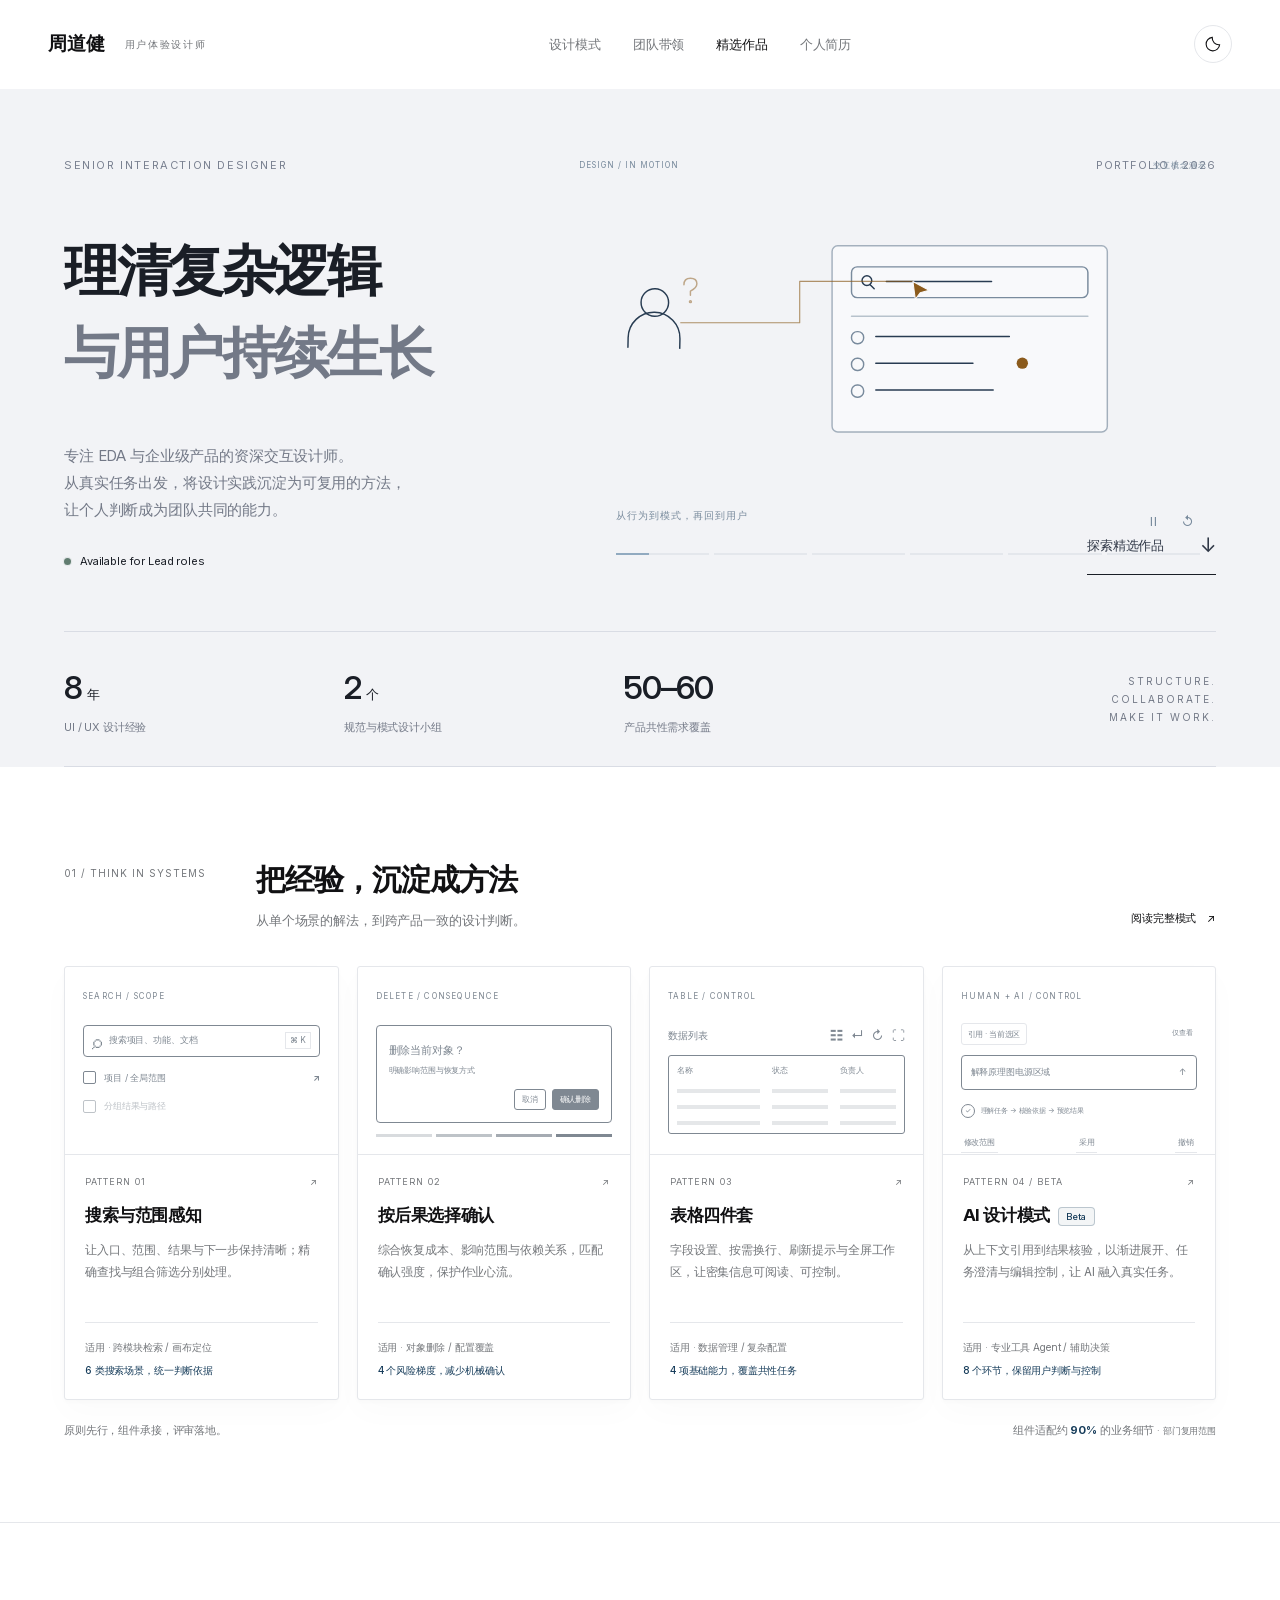
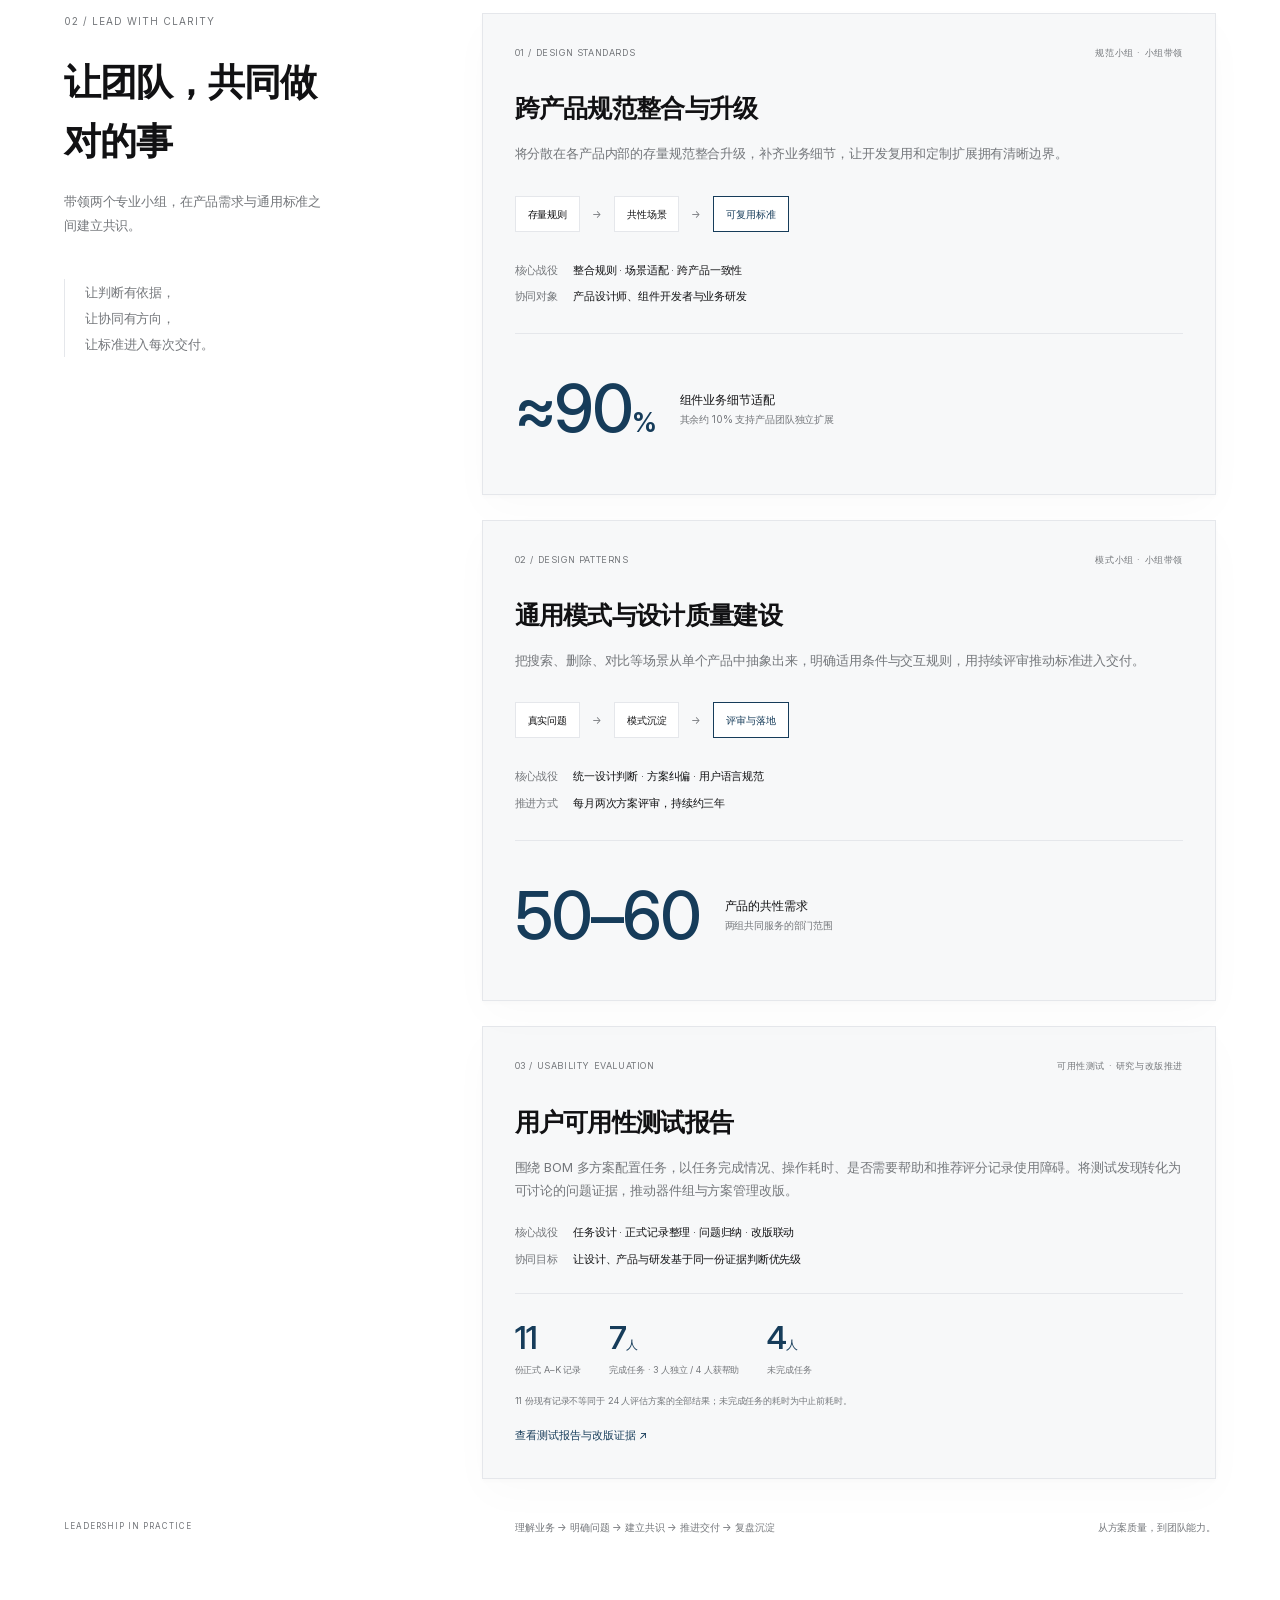
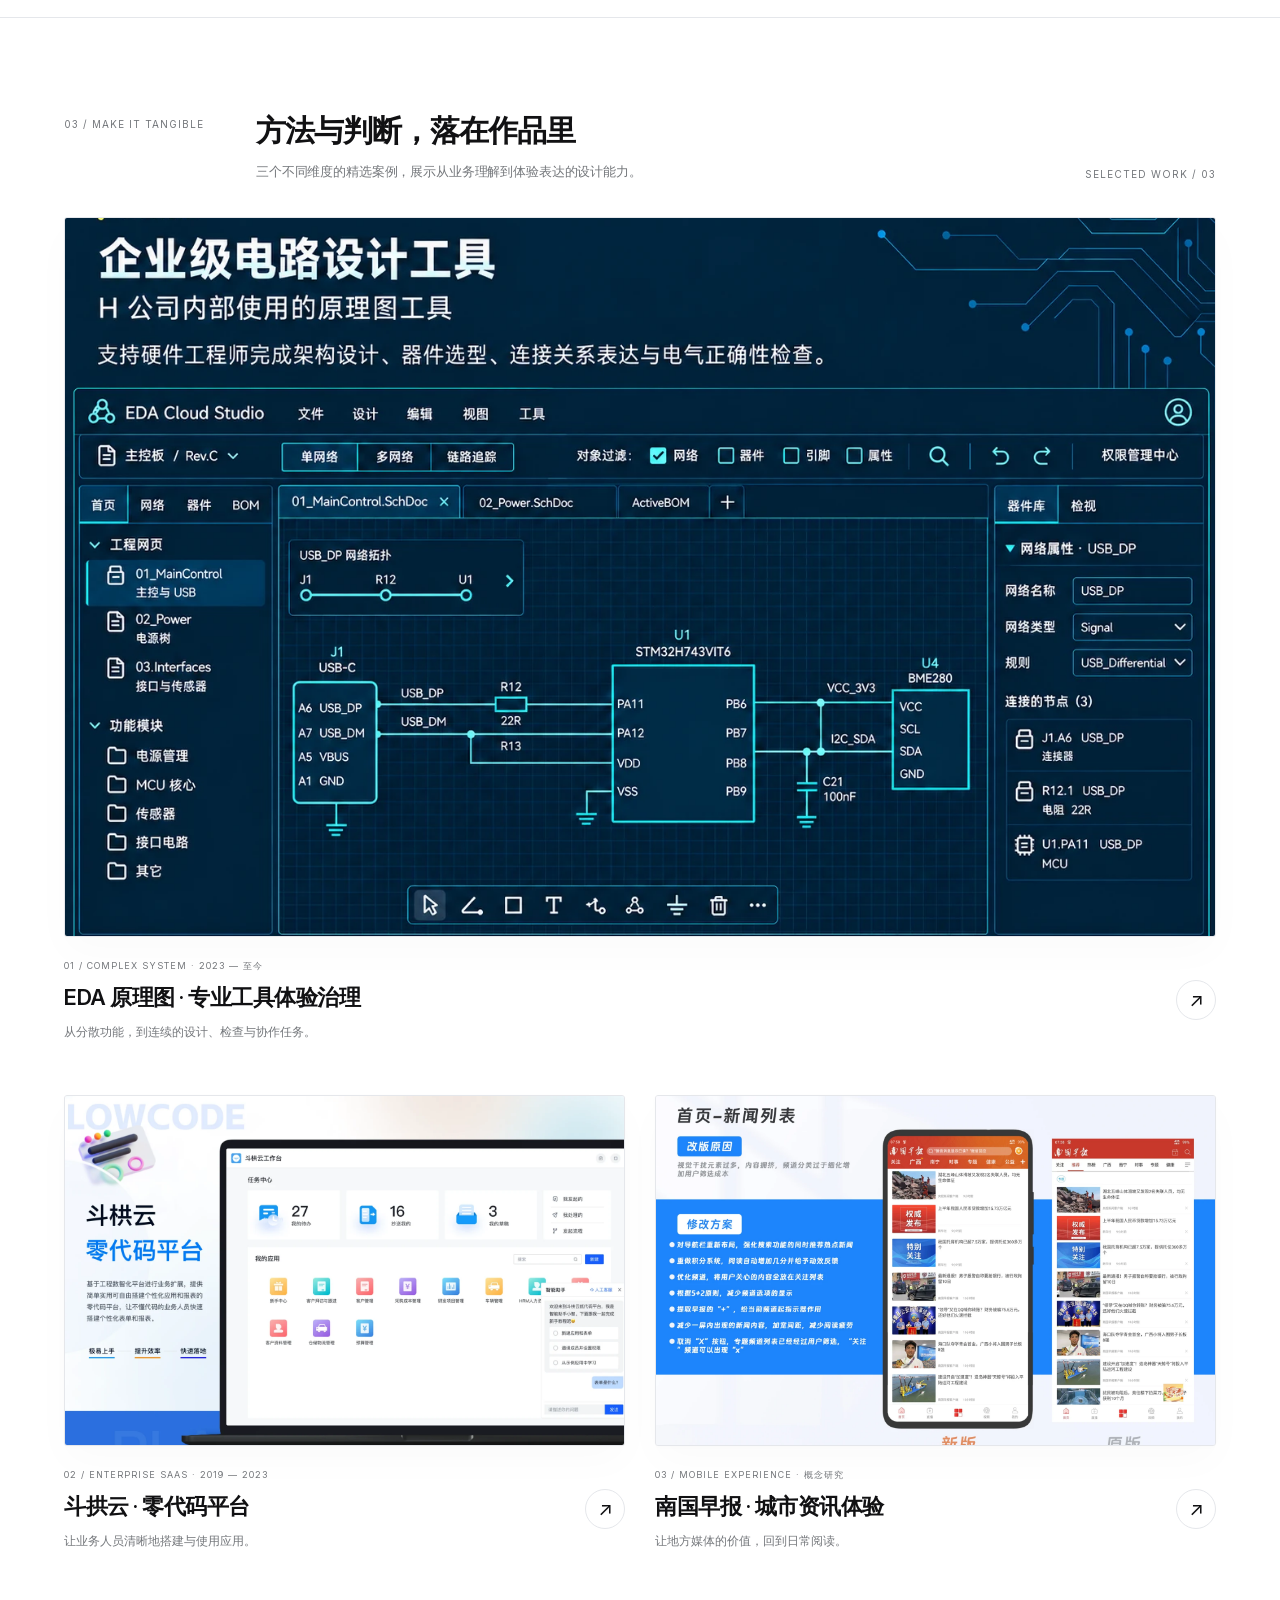
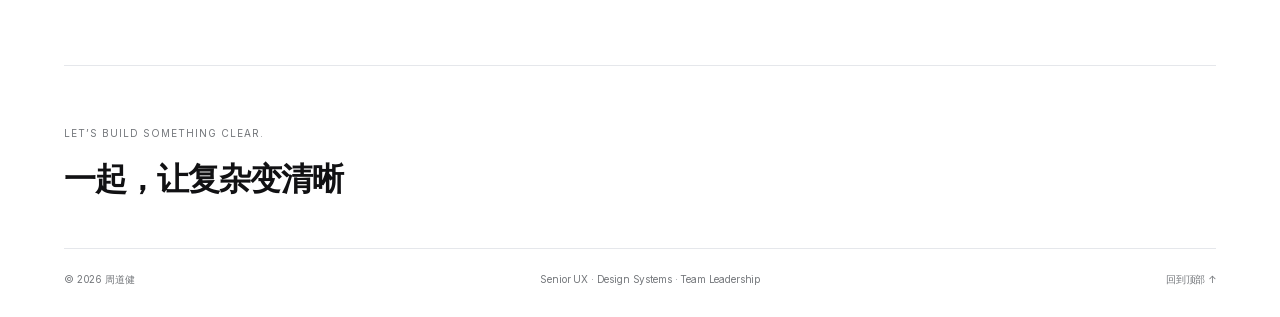
<file: index.html>
<!doctype html>
<html lang="zh-CN"><head><meta charset="utf-8"><meta name="viewport" content="width=device-width,initial-scale=1"><meta name="color-scheme" content="light dark"><meta name="description" content="周道健，资深交互设计师。以复杂业务设计、跨产品方法论和设计小组带领，把专业工具变成清晰的用户体验。"><title>周道健 — 用户体验设计师</title><link rel="icon" type="image/svg+xml" href="data:image/svg+xml,%3Csvg xmlns='http://www.w3.org/2000/svg' viewBox='0 0 32 32'%3E%3Crect width='32' height='32' rx='6' fill='%2315243b'/%3E%3Cpath d='M8 9h16v14H8zM8 16h16M16 9v14' fill='none' stroke='white' stroke-width='2'/%3E%3C/svg%3E"><script src="theme.js?v=2"></script><link rel="stylesheet" href="style.css?v=gold-focus-15"><link rel="stylesheet" href="schematic-story.css?v=simple-person-7"></head>
<body><a class="skip" href="#main">跳转到主要内容</a><header id="nav"><div class="nav-inner"><a href="#" class="brand">周道健<span>用户体验设计师</span></a><nav aria-label="主导航"><a href="#patterns">设计模式</a><a href="#leadership">团队带领</a><a href="#portfolio">精选作品</a><a href="resume.html">个人简历</a></nav><div class="nav-actions"><button id="theme" aria-label="切换到深色模式" title="切换深浅模式"><svg viewBox="0 0 24 24" fill="none" stroke="currentColor" stroke-width="1.5"><path d="M20.8 13A9 9 0 0 1 11 3.2 9 9 0 1 0 20.8 13Z"/></svg></button></div></div></header>
<main id="main"><section class="hero wrap"><div class="eyebrow">SENIOR INTERACTION DESIGNER <span>PORTFOLIO / 2026</span></div><h1><span class="hero-line">理清复杂逻辑</span><span class="hero-line quiet">与用户持续生长</span></h1><div class="schematic-art" role="group" aria-label="设计方法闭环：观察行为、分析问题、追溯根因、改进产品、沉淀模式、验证反馈"><div class="sch-kicker"><span>DESIGN / IN MOTION</span><span>交互概念演示</span></div><svg viewBox="80 120 760 420" aria-hidden="true"><g id="schematic-camera"></g></svg><div class="sch-story-footer"><div class="sch-story-copy">从行为到模式，再回到用户</div><div class="sch-controls"><button class="sch-play" aria-label="暂停设计过程动画" aria-pressed="false">Ⅱ</button><button class="sch-replay" aria-label="重新播放设计过程动画">↺</button></div><div class="sch-story-steps" role="group" aria-label="动画进度"><button aria-label="查看观察行为镜头"></button><button aria-label="查看分析问题镜头"></button><button aria-label="查看追溯根因镜头"></button><button aria-label="查看改进产品镜头"></button><button aria-label="查看沉淀模式镜头"></button><button aria-label="查看验证反馈镜头"></button></div></div></div><div class="hero-bottom"><div><p class="hero-intro">专注 EDA 与企业级产品的资深交互设计师。<br>从真实任务出发，将设计实践沉淀为可复用的方法，<br class="desktop">让个人判断成为团队共同的能力。</p><div class="availability"><i></i> Available for Lead roles</div></div><a class="hero-cta" href="#portfolio">探索精选作品 <span>↓</span></a></div><div class="hero-stats"><div><strong>8<span>年</span></strong><p>UI / UX 设计经验</p></div><div><strong>2<span>个</span></strong><p>规范与模式设计小组</p></div><div><strong>50–60</strong><p>产品共性需求覆盖</p></div><div class="hero-note">STRUCTURE.<br>COLLABORATE.<br>MAKE IT WORK.</div></div></section>
<section class="wrap section" id="patterns"><div class="section-title"><div class="section-index">01 / THINK IN SYSTEMS</div><div><h2>把经验，沉淀成方法</h2><p>从单个场景的解法，到跨产品一致的设计判断。</p></div><a class="text-link" href="patterns.html" target="_blank" rel="noopener">阅读完整模式 <span>↗</span></a></div><div class="patterns-grid">
<a class="pattern-card" href="patterns.html#search" target="_blank" rel="noopener"><div class="wire search-wire"><div class="mini-label">SEARCH / SCOPE</div><div class="searchbox"><span>⌕</span> 搜索项目、功能、文档 <kbd>⌘ K</kbd></div><div class="wire-row"><i></i><span>项目 / 全局范围</span><b>↗</b></div><div class="wire-row faint"><i></i><span>分组结果与路径</span></div></div><div class="pattern-body"><span class="small-code">PATTERN 01 <b>↗</b></span><h3>搜索与范围感知</h3><p>让入口、范围、结果与下一步保持清晰；精确查找与组合筛选分别处理。</p><div class="pattern-foot">适用 · 跨模块检索 / 画布定位<br><strong>6 类搜索场景，统一判断依据</strong></div></div></a>
<a class="pattern-card" href="patterns.html#delete" target="_blank" rel="noopener"><div class="wire delete-wire"><div class="mini-label">DELETE / CONSEQUENCE</div><div class="wire-dialog"><span>删除当前对象？</span><p>明确影响范围与恢复方式</p><div><i>取消</i><i class="filled">确认删除</i></div></div><div class="risk-lines"><i></i><i></i><i></i><i></i></div></div><div class="pattern-body"><span class="small-code">PATTERN 02 <b>↗</b></span><h3>按后果选择确认</h3><p>综合恢复成本、影响范围与依赖关系，匹配确认强度，保护作业心流。</p><div class="pattern-foot">适用 · 对象删除 / 配置覆盖<br><strong>4 个风险梯度，减少机械确认</strong></div></div></a>
<a class="pattern-card" href="patterns.html#table-tools" target="_blank" rel="noopener"><div class="wire table-wire"><div class="mini-label">TABLE / CONTROL</div><div class="table-tools"><span>数据列表</span><i>☷</i><i>↵</i><i>↻</i><i>⛶</i></div><div class="mini-table"><span>名称</span><span>状态</span><span>负责人</span><i></i><i></i><i></i><i></i><i></i><i></i><i></i><i></i><i></i></div></div><div class="pattern-body"><span class="small-code">PATTERN 03 <b>↗</b></span><h3>表格四件套</h3><p>字段设置、按需换行、刷新提示与全屏工作区，让密集信息可阅读、可控制。</p><div class="pattern-foot">适用 · 数据管理 / 复杂配置<br><strong>4 项基础能力，覆盖共性任务</strong></div></div></a>
<a class="pattern-card" href="patterns.html#ai-patterns" target="_blank" rel="noopener"><div class="wire ai-wire"><div class="mini-label">HUMAN + AI / CONTROL</div><div class="ai-context"><span>引用 · 当前选区</span><i>仅查看</i></div><div class="ai-task">解释原理图电源区域 <b>↑</b></div><div class="ai-feedback"><i>✓</i><span>理解任务 → 核验依据 → 预览结果</span></div><div class="sync-states"><span>修改范围</span><span>采用</span><span>撤销</span></div></div><div class="pattern-body"><span class="small-code">PATTERN 04 / BETA <b>↗</b></span><h3>AI 设计模式 <span class="beta-badge">Beta</span></h3><p>从上下文引用到结果核验，以渐进展开、任务澄清与编辑控制，让 AI 融入真实任务。</p><div class="pattern-foot">适用 · 专业工具 Agent / 辅助决策<br><strong>8 个环节，保留用户判断与控制</strong></div></div></a></div><div class="section-aside"><span>原则先行，组件承接，评审落地。</span><span>组件适配约 <b>90%</b> 的业务细节 <small>· 部门复用范围</small></span></div></section>
<section id="leadership" class="leadership section"><div class="wrap"><div class="lead-layout"><div class="lead-intro"><div class="section-title"><div class="section-index">02 / LEAD WITH CLARITY</div><div><h2>让团队，共同做对的事</h2><p>带领两个专业小组，在产品需求与通用标准之间建立共识。</p></div></div><p class="lead-intro-note">让判断有依据，<br>让协同有方向，<br>让标准进入每次交付。</p></div><div class="lead-projects"><div class="lead-grid"><article class="lead-card"><div class="lead-top"><span>01 / DESIGN STANDARDS</span><span>规范小组 · 小组带领</span></div><h3>跨产品规范整合与升级</h3><p class="lead-description">将分散在各产品内部的存量规范整合升级，补齐业务细节，让开发复用和定制扩展拥有清晰边界。</p><div class="lead-map"><span>存量规则</span><i>→</i><span>共性场景</span><i>→</i><span class="emphasis">可复用标准</span></div><dl><div><dt>核心战役</dt><dd>整合规则 · 场景适配 · 跨产品一致性</dd></div><div><dt>协同对象</dt><dd>产品设计师、组件开发者与业务研发</dd></div></dl><div class="lead-value"><strong aria-label="约90%"><span class="counter-prefix">≈</span><span class="counter" data-target="90">90</span><span>%</span></strong><p>组件业务细节适配<br><small>其余约 10% 支持产品团队独立扩展</small></p></div></article><article class="lead-card"><div class="lead-top"><span>02 / DESIGN PATTERNS</span><span>模式小组 · 小组带领</span></div><h3>通用模式与设计质量建设</h3><p class="lead-description">把搜索、删除、对比等场景从单个产品中抽象出来，明确适用条件与交互规则，用持续评审推动标准进入交付。</p><div class="lead-map"><span>真实问题</span><i>→</i><span>模式沉淀</span><i>→</i><span class="emphasis">评审与落地</span></div><dl><div><dt>核心战役</dt><dd>统一设计判断 · 方案纠偏 · 用户语言规范</dd></div><div><dt>推进方式</dt><dd>每月两次方案评审，持续约三年</dd></div></dl><div class="lead-value"><strong aria-label="50至60"><span class="counter" data-target="50">50</span>–<span class="counter" data-target="60">60</span></strong><p>产品的共性需求<br><small>两组共同服务的部门范围</small></p></div></article></div><article class="lead-card testing-lead"><div class="testing-copy"><div class="lead-top"><span>03 / USABILITY EVALUATION</span><span>可用性测试 · 研究与改版推进</span></div><h3>用户可用性测试报告</h3><p class="lead-description">围绕 BOM 多方案配置任务，以任务完成情况、操作耗时、是否需要帮助和推荐评分记录使用障碍。将测试发现转化为可讨论的问题证据，推动器件组与方案管理改版。</p><dl><div><dt>核心战役</dt><dd>任务设计 · 正式记录整理 · 问题归纳 · 改版联动</dd></div><div><dt>协同目标</dt><dd>让设计、产品与研发基于同一份证据判断优先级</dd></div></dl><div class="testing-results"><div><strong aria-label="11"><span class="counter" data-target="11">11</span></strong><span>份正式 A–K 记录</span></div><div><strong aria-label="7人"><span class="counter" data-target="7">7</span><span>人</span></strong><span>完成任务 · 3 人独立 / 4 人获帮助</span></div><div><strong aria-label="4人"><span class="counter" data-target="4">4</span><span>人</span></strong><span>未完成任务</span></div></div><p class="testing-note">11 份现有记录不等同于 24 人评估方案的全部结果；未完成任务的耗时为中止前耗时。</p><button class="text-link report-open" data-case="testing">查看测试报告与改版证据 ↗</button></div></article></div></div><div class="lead-bottom"><span>LEADERSHIP IN PRACTICE</span><p>理解业务 → 明确问题 → 建立共识 → 推进交付 → 复盘沉淀</p><span>从方案质量，到团队能力。</span></div></div></section>
<section id="portfolio" class="wrap section"><div class="section-title"><div class="section-index">03 / MAKE IT TANGIBLE</div><div><h2>方法与判断，落在作品里</h2><p>三个不同维度的精选案例，展示从业务理解到体验表达的设计能力。</p></div><span class="portfolio-count">SELECTED WORK / 03</span></div><div class="work-list"><button class="work-card featured" data-case="eda" aria-label="查看 EDA 原理图体验设计案例"><div class="work-image eda-image"><img src="assets/eda-01.webp" alt="EDA 专业原理图工具作品集封面" loading="lazy" width="1800" height="1013"><div class="work-overlay"><dl><div><dt>CHALLENGE / 挑战</dt><dd>专业工具中的配置、权限和检查流程割裂。</dd></div><div><dt>SOLUTION / 解法</dt><dd>以任务链整合 BOM、权限、网络与检视体验。</dd></div><div><dt>IMPACT / 成果</dt><dd>体验类事件单 257 → 32；下降 87.5%。</dd></div></dl><span>展开案例 ↗</span></div></div><div class="work-info"><div><span class="small-code">01 / COMPLEX SYSTEM · 2023 — 至今</span><h3>EDA 原理图 · 专业工具体验治理</h3><p>从分散功能，到连续的设计、检查与协作任务。</p></div><span class="round-arrow">↗</span></div></button><div class="work-two"><button class="work-card" data-case="dougong" aria-label="查看斗拱云零代码平台案例"><div class="work-image dougong-image"><img src="assets/dougong-2.webp" alt="斗拱云零代码平台原始作品集，展示任务中心与应用工作台" loading="lazy" width="1600" height="1200"><div class="work-overlay"><dl><div><dt>CHALLENGE / 挑战</dt><dd>业务人员难以理解应用搭建与流程配置。</dd></div><div><dt>SOLUTION / 解法</dt><dd>重组工作台、模板引导、表单和权限体系。</dd></div><div><dt>IMPACT / 成果</dt><dd>形成从搭建到使用的完整设计方案。</dd></div></dl><span>展开案例 ↗</span></div></div><div class="work-info"><div><span class="small-code">02 / ENTERPRISE SAAS · 2019 — 2023</span><h3>斗拱云 · 零代码平台</h3><p>让业务人员清晰地搭建与使用应用。</p></div><span class="round-arrow">↗</span></div></button><button class="work-card" data-case="news" aria-label="查看南国早报 App 概念研究"><div class="work-image news-image"><img src="assets/news-11.webp" alt="南国早报原始作品：新闻列表新版与原版对比" loading="lazy" width="1800" height="1350"><div class="work-overlay"><dl><div><dt>CHALLENGE / 挑战</dt><dd>信息分区混乱，阅读受到次要功能干扰。</dd></div><div><dt>SOLUTION / 解法</dt><dd>以本地新闻、城市服务与社群重组信息架构。</dd></div><div><dt>IMPACT / 产出</dt><dd>形成现状分析与改版方向，未宣称上线收益。</dd></div></dl><span>展开研究 ↗</span></div></div><div class="work-info"><div><span class="small-code">03 / MOBILE EXPERIENCE · 概念研究</span><h3>南国早报 · 城市资讯体验</h3><p>让地方媒体的价值，回到日常阅读。</p></div><span class="round-arrow">↗</span></div></button></div></div></section>
<footer class="wrap"><div class="footer-top"><div><span class="section-index">LET’S BUILD SOMETHING CLEAR.</span><h2>一起，让复杂变清晰</h2></div></div><div class="footer-bottom"><span>© 2026 周道健</span><span>Senior UX · Design Systems · Team Leadership</span><a href="#">回到顶部 ↑</a></div></footer></main>
<dialog id="case-dialog" aria-labelledby="case-title"><div class="dialog-bar"><span id="case-kicker"></span><button id="close-dialog" aria-label="关闭案例">关闭 ×</button></div><div class="dialog-content"><h2 id="case-title"></h2><p id="case-description"></p><div id="case-details"></div></div></dialog><div id="view-cursor" aria-hidden="true">VIEW</div><script src="app.js?v=flow-theme-1"></script><script src="schematic-story.js?v=simple-person-7"></script></body></html>
</file>
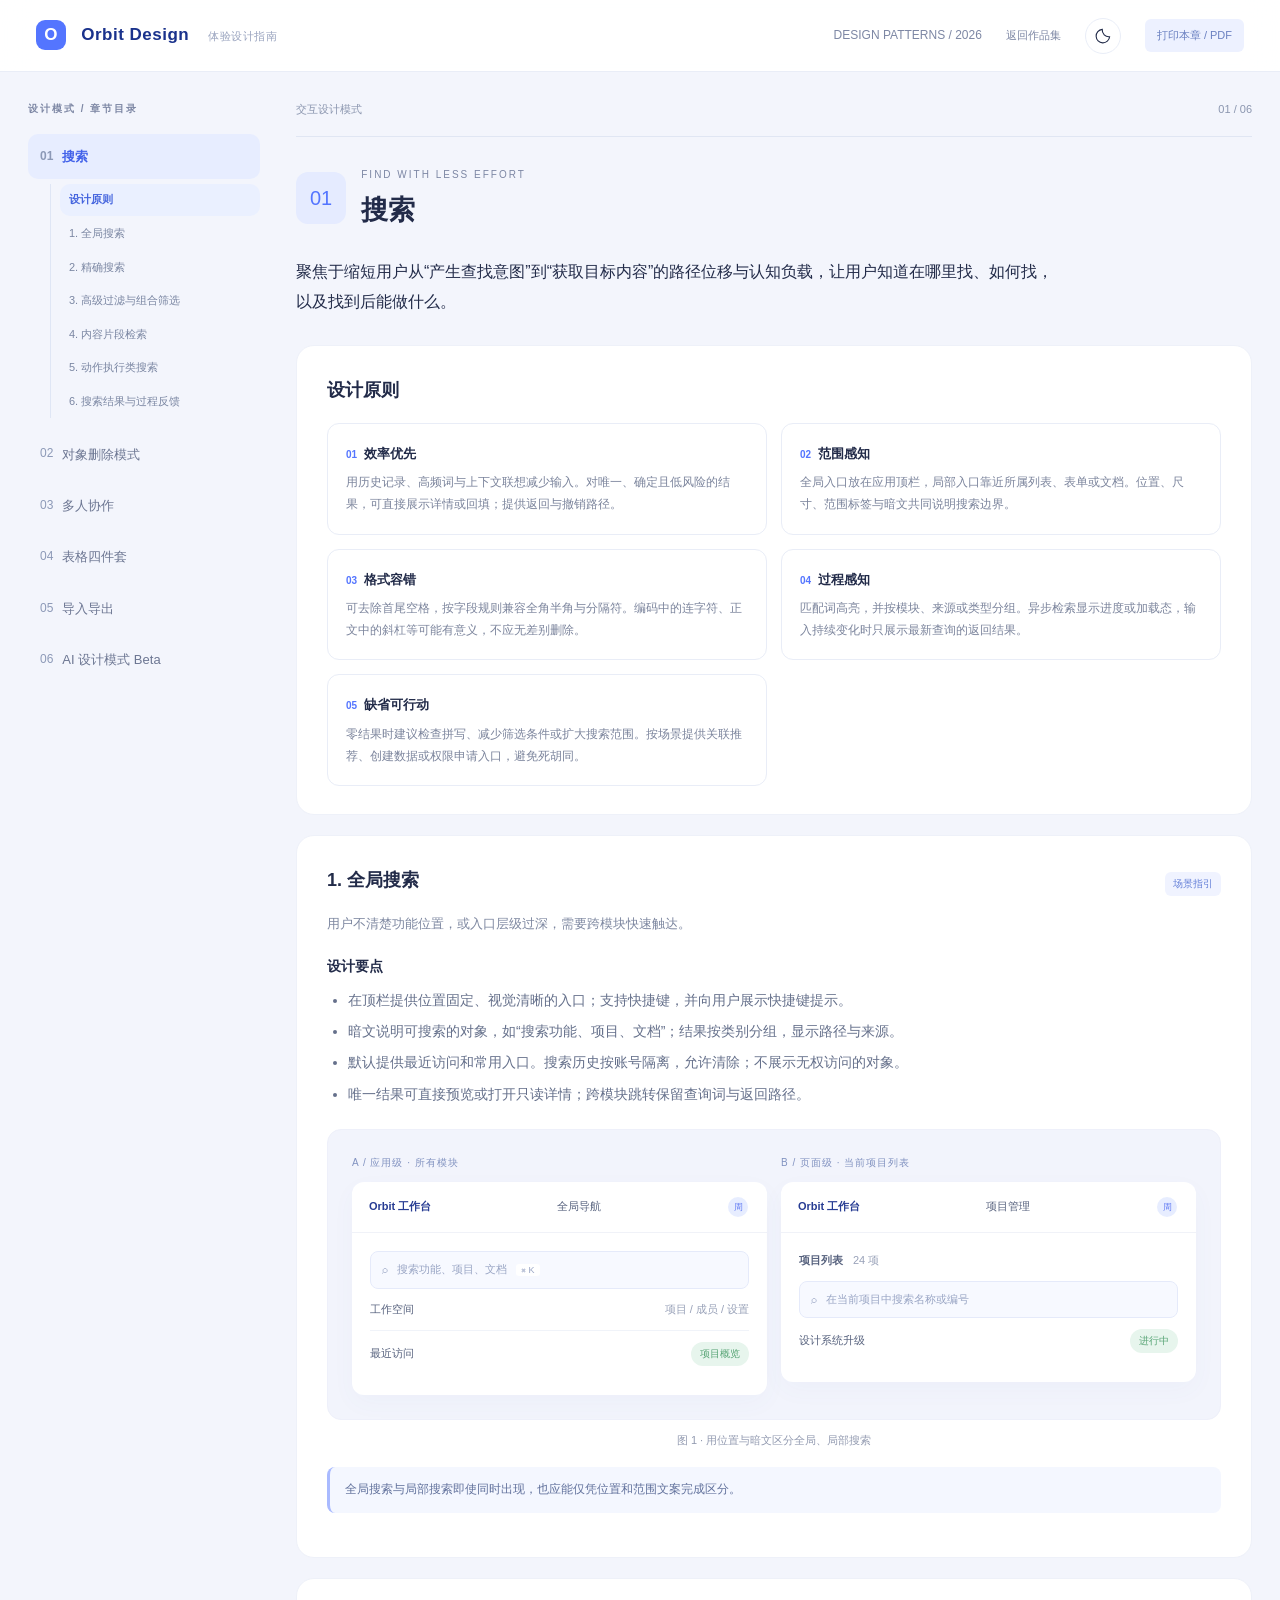
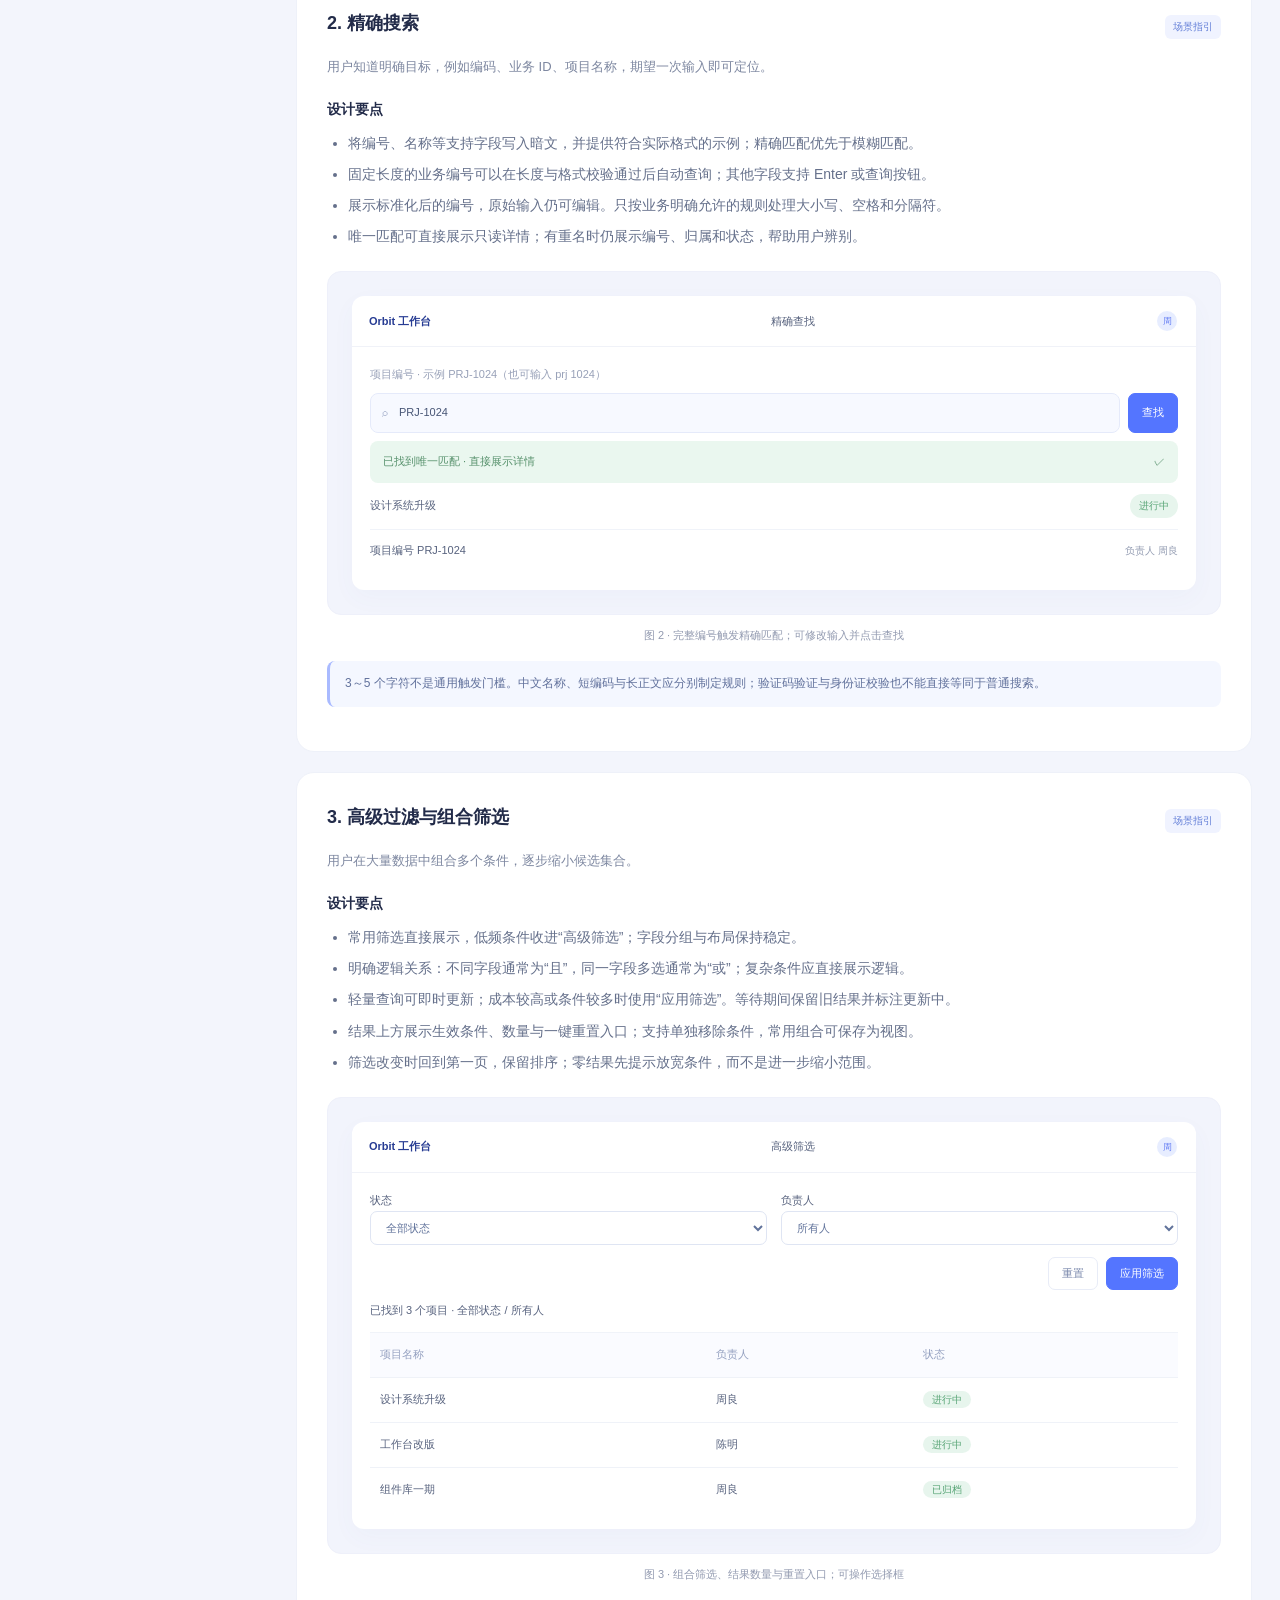
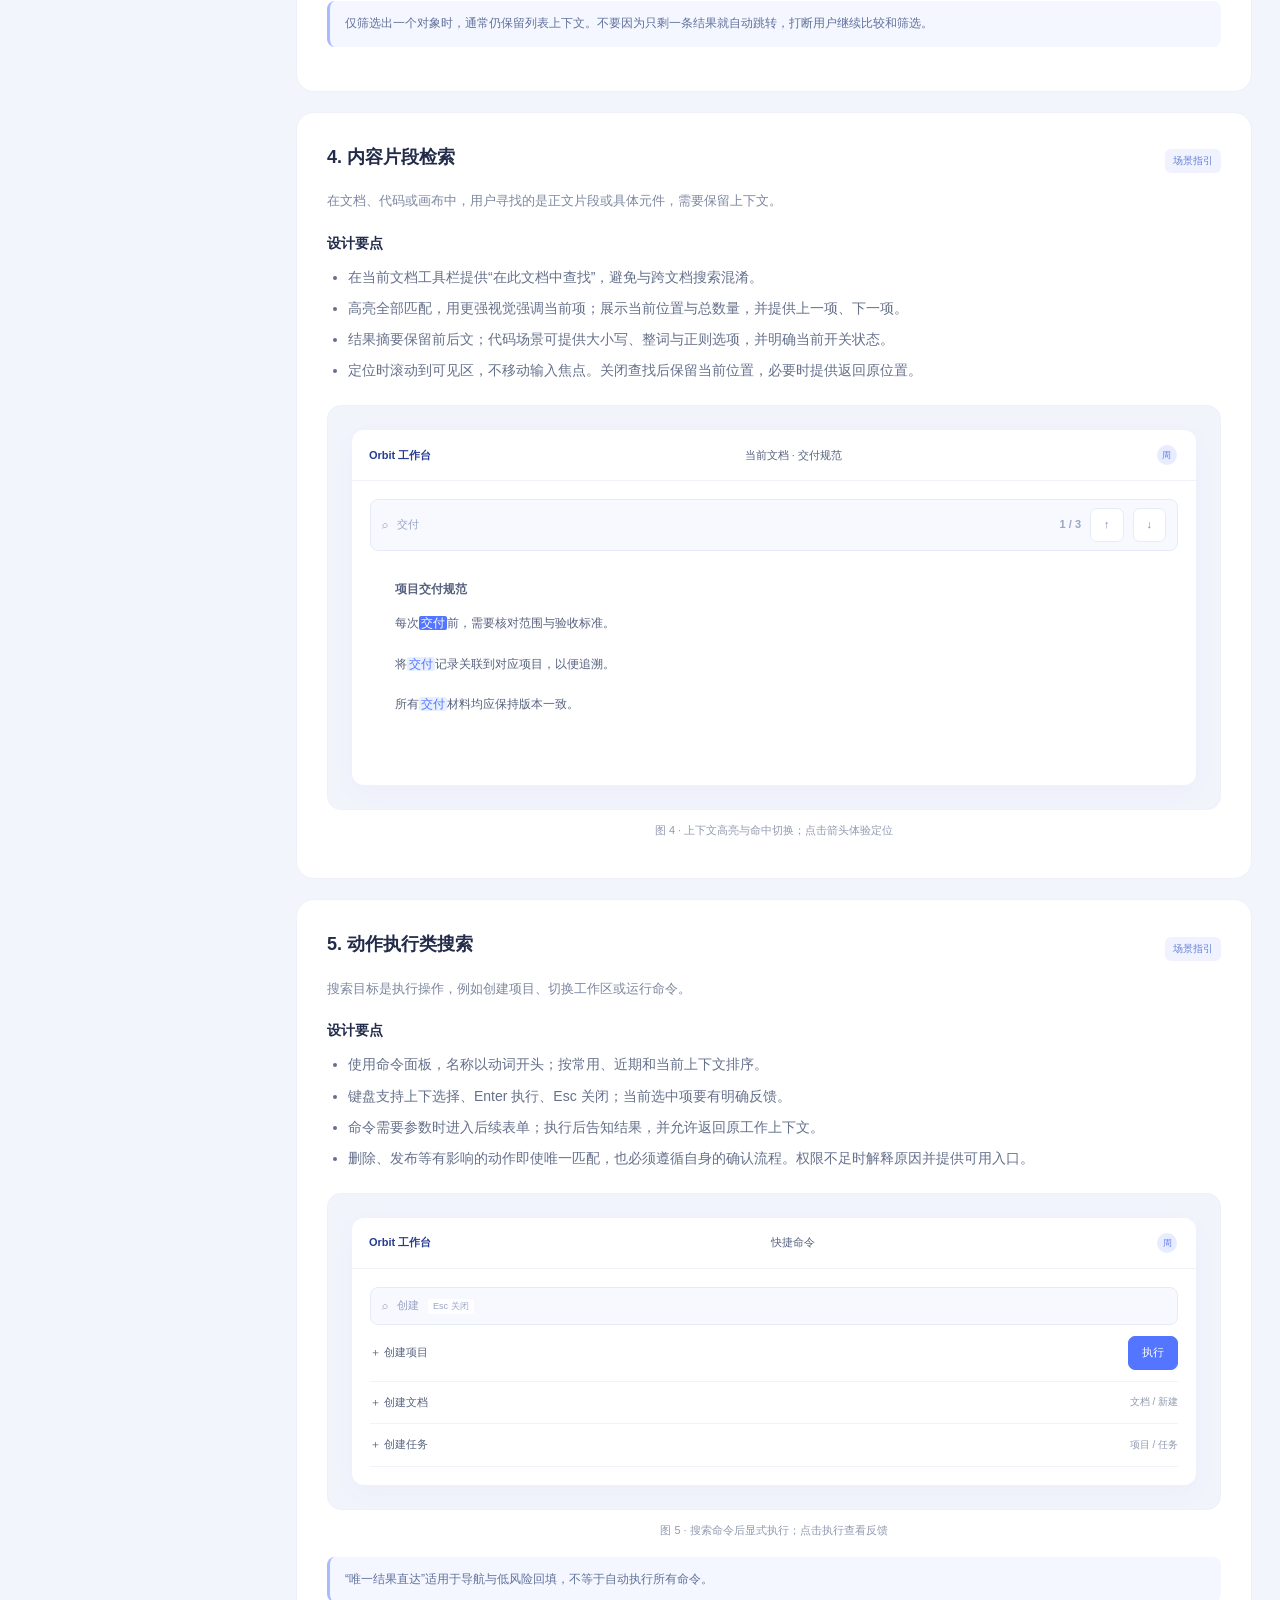
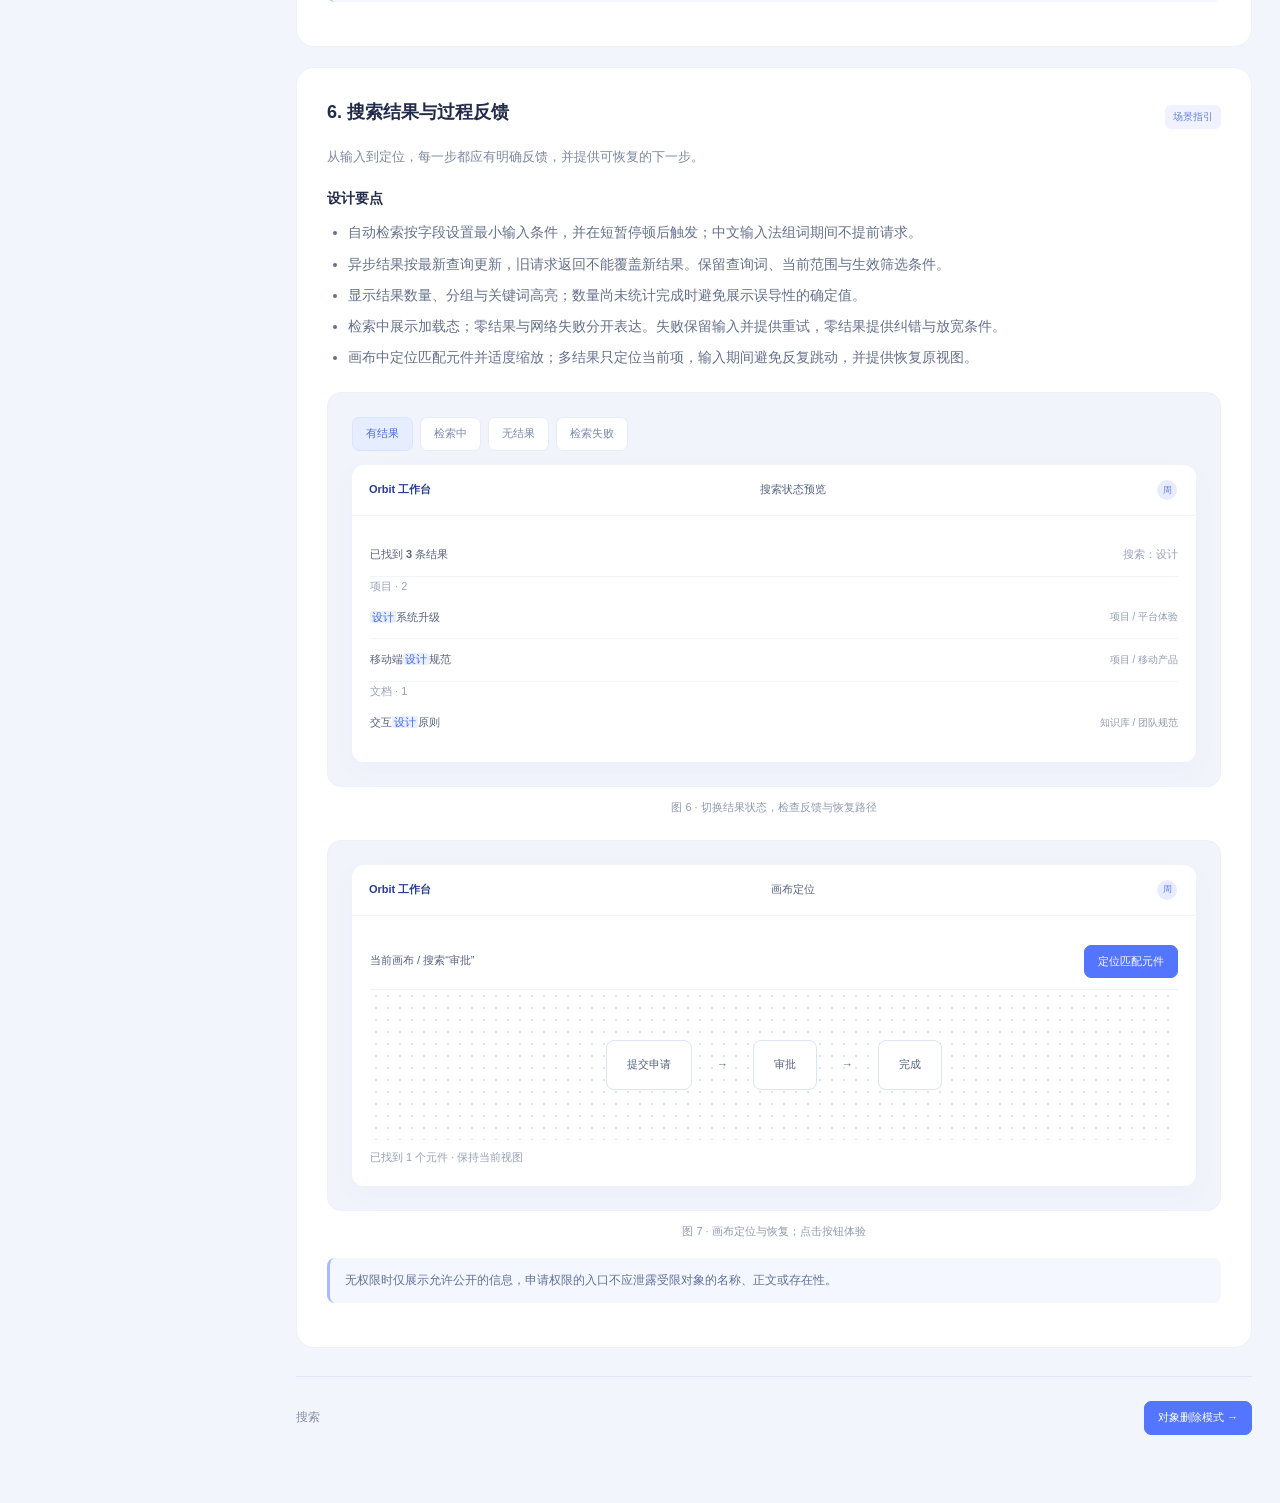
<file: patterns.html>
<!doctype html><html lang="zh-CN"><head><meta charset="UTF-8"><meta name="viewport" content="width=device-width,initial-scale=1"><script src="theme.js?v=2"></script><title>交互设计模式 · 搜索 / 对象删除 / 多人协作 / 表格四件套 / 导入导出 / AI 设计模式—Beta</title><style>
:root{--blue:#5475ff;--ink:#222b49;--muted:#7d87a4;--bg:#f3f5fc;--line:#e9edf7;--green:#258854;--red:#cf4b5b}*{box-sizing:border-box}html{scroll-behavior:smooth;scroll-padding-top:92px}body{margin:0;color:var(--ink);background:var(--bg);font:14px/1.8 -apple-system,BlinkMacSystemFont,"Segoe UI","PingFang SC","Microsoft YaHei",sans-serif}button,input,select{font:inherit}button,a,input,select{ -webkit-tap-highlight-color:transparent}button{cursor:pointer}a{color:var(--blue);text-decoration:none}button:focus-visible,a:focus-visible{outline:3px solid var(--guide-border-a7b8ff);outline-offset:3px}header{height:72px;background:var(--guide-bg-ffffffed);border-bottom:1px solid var(--line);position:sticky;top:0;z-index:10;display:flex;align-items:center;justify-content:space-between;padding:0 36px;backdrop-filter:blur(16px)}.brand{font-size:17px;font-weight:750;color:var(--guide-fg-1a328c);letter-spacing:.5px}.brand b{display:inline-grid;place-items:center;width:30px;height:30px;background:var(--blue);color:white;border-radius:9px;margin-right:10px}.header-right{display:flex;align-items:center;gap:24px;color:var(--muted);font-size:12px}.layout{max-width:1540px;margin:auto;display:grid;grid-template-columns:215px minmax(0,1fr) 155px;gap:28px;padding:30px}.sidebar,.toc{position:sticky;top:102px;align-self:start}.side-label,.eyebrow{text-transform:uppercase;letter-spacing:2px;font-size:10px;color:var(--muted);font-weight:650}.sidebar nav{margin:22px 0}.sidebar a{display:block;margin:5px 0;padding:11px 15px;border-radius:10px;color:var(--guide-fg-6c7692)}.sidebar a.active{background:var(--guide-bg-e7edff);color:var(--guide-fg-4161e9);font-weight:650}.sidebar a span{margin-right:12px;font-size:12px}.side-note{font-size:11px;border-top:1px solid var(--line);padding:24px 14px;color:var(--muted)}.toc{font-size:11px;border-left:1px solid var(--guide-border-dce3f2);padding-left:18px}.toc a{display:block;color:var(--guide-fg-8a93aa);margin:13px 0}.toc a:hover{color:var(--blue)}main{min-width:0}.hero{position:relative;padding:37px 38px 30px;background:linear-gradient(125deg,var(--guide-bg-fff) 40%,var(--guide-bg-ebefff));border:1px solid white;border-radius:22px;overflow:hidden;margin-bottom:26px}.hero h1{font-size:32px;line-height:1.3;letter-spacing:-1px;margin:13px 0}.hero p{max-width:530px;color:var(--guide-fg-7a849f);margin-bottom:24px}.pills{display:flex;gap:9px;flex-wrap:wrap}.pill{background:var(--guide-bg-fff);border:1px solid var(--guide-border-e6eafa);border-radius:18px;padding:3px 12px;font-size:11px;color:var(--guide-fg-6d7b9f)}.hero-art{position:absolute;right:25px;top:20px;opacity:.22;transform:rotate(-12deg);pointer-events:none}.stats{display:grid;grid-template-columns:repeat(3,1fr);gap:14px;margin:0 0 42px}.stat{background:var(--guide-surface);border-radius:14px;padding:18px 21px}.stat strong{font-size:24px;color:var(--blue);font-weight:500;margin-right:12px}.stat span{font-size:11px;color:var(--muted)}.chapter{margin-bottom:50px}.chapter-head{display:flex;align-items:center;gap:15px;margin-bottom:18px}.chapter-no{background:var(--guide-bg-e5ebff);color:var(--blue);border-radius:12px;padding:8px 14px;font-size:20px}.chapter h2{margin:0;font-size:27px;letter-spacing:-.5px}.chapter-head small{color:var(--muted);font-size:10px;letter-spacing:2px}.definition{font-size:16px;line-height:1.9;padding:4px 0 8px;max-width:760px}.section{background:var(--guide-bg-fff);border-radius:18px;padding:28px 30px;margin:20px 0;border:1px solid var(--guide-border-eef1f9)}.section h3{font-size:18px;margin:0 0 16px}.section h4{font-size:14px;margin:18px 0 8px}p{margin:8px 0 14px}ul,ol{padding-left:21px;margin:9px 0 15px}li{margin:6px 0;color:var(--guide-fg-65708b)}.principles{display:grid;grid-template-columns:1fr 1fr;gap:14px}.principle{border:1px solid var(--line);padding:18px;border-radius:12px}.principle b{display:block;margin-bottom:6px;font-size:13px}.principle p{font-size:12px;line-height:1.85;color:var(--guide-fg-7b849c);margin:0}.index{font-size:10px;color:var(--blue);margin-right:7px}.scenario-top{display:flex;justify-content:space-between;gap:10px;align-items:center}.scenario-top h3{margin-bottom:8px}.badge{font-size:10px;white-space:nowrap;border-radius:6px;background:var(--guide-bg-f0f3ff);padding:3px 8px;color:var(--guide-fg-6580d8)}.scenario-intro{color:var(--guide-fg-7d87a0);font-size:13px}.note{padding:12px 15px;border-radius:8px;background:var(--guide-bg-f4f7ff);border-left:3px solid var(--guide-border-a9baff);font-size:12px;color:var(--guide-fg-61719c);margin:16px 0}.note.warn{background:var(--guide-bg-fff7ef);border-color:var(--guide-border-edbe87);color:var(--guide-fg-a37b46)}.figure{margin:22px 0 10px}.stage{background:var(--guide-bg-f2f4fc);border:1px solid var(--guide-border-eef0fa);border-radius:14px;padding:24px;min-height:150px}.figure figcaption{font-size:11px;color:var(--guide-fg-929ab0);text-align:center;margin-top:11px}.mock{background:var(--guide-surface);border-radius:12px;box-shadow:0 8px 25px #536aad09;overflow:hidden;font-size:11px;color:var(--guide-fg-57627e)}.mock-top{display:flex;align-items:center;justify-content:space-between;border-bottom:1px solid var(--guide-border-f0f2f8);padding:13px 17px;gap:10px}.mock-logo{color:var(--guide-fg-273c93);font-weight:750}.mock-body{padding:18px}.muted{color:var(--guide-fg-98a1b8);font-size:11px}.searchbox{border:1px solid var(--guide-border-e5eafa);background:var(--guide-bg-f7f9ff);display:flex;align-items:center;gap:9px;border-radius:8px;padding:8px 11px;color:var(--guide-fg-99a5c4)}.searchbox input{border:0;outline:0;background:transparent;width:100%;min-width:0;color:var(--guide-fg-475575);font-size:11px}.searchbox:focus-within{border-color:var(--guide-border-8fa7ff);box-shadow:0 0 0 2px #5475ff12}.searchbox kbd{font:9px sans-serif;white-space:nowrap;background:var(--guide-surface);padding:1px 5px;border-radius:3px}.btn{border:1px solid var(--guide-border-e8ecf7);border-radius:7px;padding:7px 13px;background:var(--guide-surface);color:var(--guide-fg-7a88ac);font-size:11px;line-height:1.6}.btn.primary{background:var(--blue);border-color:var(--blue);color:white}.btn.danger{background:#d95666;border-color:var(--guide-border-d95666);color:white}.btn:disabled{cursor:not-allowed;opacity:.4}.btn:hover:not(:disabled){filter:brightness(.97)}.tag{font-size:10px;background:var(--guide-bg-e7f5ed);color:var(--guide-fg-57a475);padding:3px 9px;border-radius:15px}.row{display:flex;align-items:center;justify-content:space-between;gap:12px;padding:11px 0;border-bottom:1px solid var(--guide-border-f0f3f9)}.row:last-child{border:0}.row b{font-weight:550}.row small{color:var(--guide-fg-929bb1);font-size:10px}.two{display:grid;grid-template-columns:1fr 1fr;gap:14px}.caption-label{font-size:10px;letter-spacing:1px;color:var(--guide-fg-8192c0);margin:0 0 10px}.flow{display:flex;align-items:center;gap:8px;flex-wrap:wrap}.flow span{border-radius:7px;background:var(--guide-bg-f3f6ff);padding:8px 11px;color:var(--guide-fg-657ba9);font-size:11px}.flow i{color:var(--guide-fg-b4bfd8);font-style:normal}.space{height:10px}mark{background:var(--guide-bg-e8efff);color:var(--guide-fg-4568ed);border-radius:2px;padding:0 2px}.bar{border-radius:8px;background:var(--guide-bg-edf2ff);padding:11px 13px;color:var(--guide-fg-6880b6);font-size:11px;display:flex;align-items:center;justify-content:space-between;gap:12px}.bar.success{background:var(--guide-bg-eaf7ef);color:var(--guide-fg-57916c)}.bar.warning{background:var(--guide-bg-fff7eb);color:var(--guide-fg-a68451)}.blank{text-align:center;padding:25px 15px;color:var(--guide-fg-8895b4)}.blank svg{width:70px;height:60px;display:block;margin:0 auto 8px}.mini-table{width:100%;border-collapse:collapse;font-size:11px}.mini-table th{color:var(--guide-fg-94a0c0);font-weight:500;text-align:left;background:var(--guide-bg-fafbff)}.mini-table td,.mini-table th{padding:12px 10px;border-bottom:1px solid var(--guide-border-eff2f8)}.mini-table tr:last-child td{border-bottom:0}.table-wrap{overflow:auto}table.doc{border-collapse:collapse;width:100%;font-size:12px}table.doc th{text-align:left;color:var(--guide-fg-66779e);background:var(--guide-bg-f6f8fd);white-space:nowrap;font-weight:550}table.doc td,table.doc th{padding:12px 13px;border-bottom:1px solid var(--line);vertical-align:top}table.doc td{color:var(--guide-fg-75809a)}.modal-demo{background:var(--guide-bg-fff);border-radius:13px;box-shadow:0 12px 30px #66739e10;max-width:420px;margin:0 auto;padding:23px}.modal-title{font-size:14px;font-weight:650;margin-bottom:12px}.modal-title span{color:var(--guide-fg-dd7a6c);margin-right:7px}.modal-demo p{font-size:11px;color:var(--guide-fg-8c95ac)}.actions{display:flex;justify-content:flex-end;gap:8px;margin-top:20px}.field{border:1px solid var(--guide-border-dfe5f3);border-radius:7px;padding:9px 11px;width:100%;font-size:11px;color:var(--guide-fg-61739b);background:var(--guide-bg-fff)}.check{font-size:11px;color:var(--guide-fg-7c869f);display:flex;align-items:center;gap:7px}.check input{accent-color:var(--blue)}.avatar{display:inline-grid;place-items:center;width:24px;height:24px;border-radius:50%;font-size:9px;color:var(--guide-fg-647df3);background:var(--guide-bg-e7edff);border:2px solid white}.avatar.green{background:var(--guide-bg-def4e8);color:var(--guide-fg-4e9870)}.editor{position:relative;padding:25px 25px 35px;min-height:160px;font-size:12px;line-height:2.2}.editor .selection{background:var(--guide-bg-e9eefe);border-bottom:1px solid var(--guide-border-8597ef)}.cursor{border-left:2px solid var(--guide-border-7591ff);color:var(--guide-fg-7591ff)}.cursor-label{position:absolute;top:11px;right:25px;background:var(--guide-bg-8097ff);color:white;border-radius:4px;font-size:9px;padding:0 6px}.status{font-size:10px;color:var(--guide-fg-69a986)}.status.fail{color:var(--guide-fg-cf6574)}.risk-grid{display:grid;grid-template-columns:repeat(4,1fr);gap:10px}.risk{border:1px solid var(--guide-border-e7edf8);border-radius:10px;padding:15px 12px}.risk strong{font-size:21px;color:var(--guide-fg-8295dc);display:block}.risk b{font-size:11px}.risk p{font-size:10px;color:var(--guide-fg-8c95aa);margin:7px 0 0}.risk:nth-child(4){background:var(--guide-bg-fff7f7);border-color:var(--guide-border-f4e2e5)}.compare{padding:13px;background:var(--guide-bg-f6f8fd);border-radius:8px;font-size:11px}.compare p{margin:5px 0}.compare.mine{border-top:2px solid var(--guide-border-8da4ff)}.compare.latest{border-top:2px solid var(--guide-border-8fc5a7)}.small{font-size:12px;color:var(--guide-fg-8290ac)}.canvas{height:150px;background:radial-gradient(var(--guide-bg-dce3f5) 1px,transparent 1px);background-size:12px 12px;display:flex;align-items:center;justify-content:center;gap:25px;overflow:hidden}.node{background:var(--guide-surface);border:1px solid var(--guide-border-dce4f5);border-radius:8px;padding:14px 20px;transition:transform .3s,box-shadow .3s}.node.selected{border:2px solid var(--guide-border-7391ff);box-shadow:0 0 0 5px #e4ebff;transform:scale(1.1)}.footer{font-size:11px;line-height:1.9;color:var(--guide-fg-919bb4);border-top:1px solid var(--guide-border-e0e6f3);padding:25px 0 40px}.print-btn{border:0;background:var(--guide-bg-edf1ff);color:var(--guide-fg-6a80c1);border-radius:6px;padding:7px 12px;font-size:11px}.toggle-group{display:flex;gap:7px;flex-wrap:wrap;margin-bottom:14px}.toggle-group button.active{background:var(--guide-bg-e6edff);color:var(--guide-fg-4a6ce8);border-color:var(--guide-border-dbe4ff)}.hidden{display:none!important}.sr-only{position:absolute;width:1px;height:1px;overflow:hidden;clip:rect(0,0,0,0)}@media(min-width:1600px){.layout{gap:40px}}@media(max-width:1200px){.layout{grid-template-columns:180px minmax(0,1fr);gap:22px}.toc{display:none}.hero-art{display:none}}@media(max-width:780px){header{height:60px;padding:0 18px}.header-right>span{display:none}.layout{display:block;padding:16px}.sidebar{position:relative;top:auto}.sidebar nav{display:flex;gap:5px;margin:0 0 16px}.sidebar a{padding:8px 10px;font-size:12px;flex:1;white-space:nowrap;text-align:center}.side-label,.side-note{display:none}.sidebar a span{margin-right:4px}.hero{padding:25px}.hero h1{font-size:27px}.stats{gap:8px;margin-bottom:30px}.stat{padding:12px}.stat strong{display:block;font-size:20px}.section{padding:20px}.stage{padding:13px}.two,.principles{grid-template-columns:1fr}.risk-grid{grid-template-columns:1fr 1fr}.chapter h2{font-size:23px}.scenario-top{align-items:flex-start}.mini-table{min-width:370px}body{font-size:13px}.chapter-no{font-size:16px}.mock-top{padding:12px;flex-wrap:wrap}.header-right{gap:0}}@media print{header,.sidebar,.toc,.print-btn{display:none}.layout{display:block;padding:0;max-width:none}body{background:var(--guide-surface);font-size:11px}.hero,.section{border:1px solid var(--guide-border-e2e6f0);box-shadow:none}.section{break-inside:avoid;padding:20px}.chapter{break-before:page}.chapter:first-of-type{break-before:auto}.stage{-webkit-print-color-adjust:exact;print-color-adjust:exact}.footer{padding:15px}a{color:inherit}html{scroll-behavior:auto}}@media(prefers-reduced-motion:reduce){html{scroll-behavior:auto}*{transition:none!important}}
 .toc{max-height:calc(100vh - 120px);overflow:auto}.long-cell{width:230px;white-space:nowrap;overflow:hidden;text-overflow:ellipsis}.wrap-lines .long-cell{white-space:normal;overflow-wrap:anywhere}#tools-table th:first-child,#tools-table td:first-child{position:sticky;left:0;background:var(--guide-bg-fafbff);z-index:1}#table-demo.expanded{position:fixed;inset:16px;z-index:50;background:var(--bg);padding:20px;overflow:auto;border-radius:14px;box-shadow:0 0 0 30px #222b4988}#table-demo.expanded .long-cell{width:auto;min-width:230px}@media(max-width:780px){.sidebar nav{flex-wrap:wrap}.sidebar a{flex:1 0 28%}.actions{flex-wrap:wrap}}@media print{#table-demo.expanded{position:static;box-shadow:none}} /* Persistent chapter rail and complete contextual directory. */
.layout{max-width:1660px;grid-template-columns:180px minmax(0,1fr) 195px;gap:26px;padding:28px}.sidebar,.toc{position:sticky;top:96px;max-height:calc(100vh - 112px);overflow:auto;scrollbar-width:thin}.sidebar nav{display:block;margin:18px 0}.sidebar a{font-size:13px;padding:10px 12px;white-space:normal}.sidebar a small{display:inline-block;font-size:9px;color:var(--blue)}.toc{display:block;font-size:11px;padding-left:14px}.toc details{margin:11px 0}.toc summary{cursor:pointer;color:var(--guide-fg-596782);font-weight:600;line-height:1.7}.toc a{margin:4px 0;padding:5px 8px;border-radius:6px;line-height:1.55}.toc a.active{background:var(--guide-bg-e7edff);color:var(--guide-fg-4161e9)}.toc-toggle{display:none}.beta{font-size:12px;vertical-align:middle;margin-left:6px}.diff-line{display:flex;align-items:center;gap:10px;flex-wrap:wrap;margin:8px 0 12px}.diff-line del{background:var(--guide-bg-fff0f1);color:var(--guide-fg-b25e67);padding:3px 6px;border-radius:4px}.diff-line ins{background:var(--guide-bg-e8f6ef);color:var(--guide-fg-357a54);text-decoration:none;padding:3px 6px;border-radius:4px}.delete-canvas{height:190px;gap:24px}.delete-canvas .node{display:flex;flex-direction:column;gap:16px;text-align:center}.truncate-demo{white-space:nowrap;overflow:hidden;text-overflow:ellipsis;max-width:160px}.fullscreen-map{border:1px solid var(--guide-border-e1e7f5);border-radius:9px;margin-top:12px;overflow:hidden}.fullscreen-map>div{padding:12px;background:var(--guide-bg-f7f9ff)}.fullscreen-map .map-table{display:grid;grid-template-columns:1fr 1.5fr 1fr;gap:0;padding:0;background:var(--guide-surface)}.map-table span{padding:12px 8px;border-bottom:1px solid var(--guide-border-edf0f8)}.ai-card{border:1px solid var(--guide-border-e5eafa);background:var(--guide-bg-f8faff);border-radius:10px;padding:16px;margin:14px 0}.ai-request{display:flex;align-items:center;gap:10px;border-bottom:1px solid var(--guide-border-edf0f8);padding-bottom:14px}.mock details{border:1px solid var(--guide-border-e5eafa);border-radius:8px;padding:12px;margin-top:12px}.mock summary{cursor:pointer;color:var(--guide-fg-5475df)}.flow .current{background:var(--guide-bg-e3eaff);color:var(--guide-fg-4161e9);box-shadow:inset 0 0 0 1px #b6c5ff}.flow .done{background:var(--guide-bg-eaf7ef);color:var(--guide-fg-357a54)}.field:focus-visible{outline:2px solid var(--guide-border-91a6ff);outline-offset:2px}textarea.field{resize:vertical;min-height:100px}.toc-toggle{white-space:nowrap}.principle a{display:inline-block;margin-top:8px;font-size:11px}#table-demo.expanded{z-index:60}
@media(max-width:1200px){.layout{grid-template-columns:145px minmax(0,1fr) 155px;gap:18px;padding:20px}.toc{display:block}.sidebar a{padding:9px 8px;font-size:12px}.sidebar a span{margin-right:5px}.section{padding:24px}.hero{padding:28px}.hero-art{display:none}}
@media(max-width:900px){header{padding:0 18px;height:64px}.layout{display:grid;grid-template-columns:112px minmax(0,1fr) 124px;gap:12px;padding:16px 12px}.sidebar,.toc{top:80px;max-height:calc(100vh - 96px)}.sidebar nav{display:block;margin:14px 0}.sidebar a{display:block;text-align:left;padding:9px 7px;margin:4px 0;font-size:11px;white-space:normal}.sidebar a span{margin-right:4px}.side-label{display:block;font-size:9px;letter-spacing:1px}.side-note{display:block;font-size:10px;padding:16px 6px}.toc{padding-left:10px;font-size:10px}.toc a{padding:5px 4px}.header-right>span{display:none}.brand>span{display:none}.section{padding:20px 17px}.stage{padding:12px}.two,.principles{grid-template-columns:1fr}.hero{padding:24px 20px}.hero h1{font-size:27px}.chapter h2{font-size:24px}.chapter-head{gap:10px}.chapter-no{padding:7px 11px;font-size:18px}.stats{gap:7px}.stat{padding:12px}.stat strong{display:block;font-size:21px}.mini-table{min-width:340px}.risk-grid{grid-template-columns:1fr 1fr}.scenario-top{align-items:flex-start}.mock-top{padding:12px;flex-wrap:wrap}.actions{flex-wrap:wrap}.header-right{gap:8px}.definition{font-size:15px}}
@media(max-width:640px){.layout{grid-template-columns:94px minmax(0,1fr);gap:9px;padding:12px 9px}.sidebar a{font-size:10px;padding:9px 5px}.side-note{display:none}.section{padding:17px 12px}.toc{display:none;position:fixed;top:70px;right:12px;width:230px;max-height:calc(100vh - 90px);padding:18px;z-index:40;background:var(--guide-bg-fff);border:1px solid var(--guide-border-e2e8f4);border-radius:14px;box-shadow:0 15px 50px #24385d25;font-size:12px}.toc.is-open{display:block}.toc-toggle{display:block}.brand{font-size:14px}.brand b{width:25px;height:25px;margin-right:6px}.print-btn{font-size:10px;padding:7px}.chapter h2{font-size:21px}.hero h1{font-size:24px}.hero{padding:20px 15px}.chapter-head small{font-size:8px;letter-spacing:1px}.stats{grid-template-columns:1fr}.stat{display:flex;align-items:center;gap:10px}.stat strong{display:inline}.stage{padding:9px}.mock-body{padding:13px}.scenario-top{flex-wrap:wrap}.risk-grid{grid-template-columns:1fr}.delete-canvas{gap:14px;flex-wrap:wrap;height:auto;min-height:200px;padding:18px}.map-table span{overflow-wrap:anywhere}.diff-line{gap:5px}}
@media print{.sidebar,.toc,.toc-toggle,header{display:none!important}.layout{display:block;padding:0;max-width:none}.chapter{break-before:page}.chapter:first-of-type{break-before:auto}.ai-card,.diff-line ins,.diff-line del{-webkit-print-color-adjust:exact;print-color-adjust:exact}}
[hidden]{display:none!important}.layout{display:grid;grid-template-columns:232px minmax(0,1fr);max-width:1320px;gap:36px;padding:28px}.sidebar{top:94px;max-height:calc(100vh - 112px)}.sidebar nav{display:block;margin:16px 0}.nav-group{margin:6px 0}.sidebar .chapter-link{display:flex;align-items:center;gap:9px;text-align:left;font-size:13px;padding:11px 12px;white-space:normal}.sidebar .chapter-link span{flex:none;margin:0;color:var(--guide-fg-8c99b7)}.sidebar .chapter-link.active{background:var(--guide-bg-e7edff);color:var(--guide-fg-4161e9)}.chapter-subnav{border-left:1px solid var(--guide-border-dfe6f5);margin:5px 0 14px 22px;padding-left:9px}.sidebar .chapter-subnav a{font-size:11px;line-height:1.6;padding:7px 9px;margin:2px 0;color:var(--guide-fg-7a86a2)}.sidebar .chapter-subnav a.active{background:var(--guide-bg-eaf0ff);color:var(--guide-fg-4565de)}.chapter-location{display:flex;justify-content:space-between;color:var(--guide-fg-8b96af);font-size:11px;border-bottom:1px solid var(--guide-border-e0e6f3);padding-bottom:16px;margin-bottom:24px}.chapter-pagination{display:flex;align-items:center;justify-content:space-between;gap:12px;padding:24px 0 40px;border-top:1px solid var(--guide-border-e0e6f3)}.chapter-pagination span{font-size:12px;color:var(--guide-fg-8590a9)}.chapter{margin-bottom:28px}.attachment-preview{padding:16px;border:1px solid var(--guide-border-dce4f6);background:var(--guide-bg-fff);border-radius:10px;margin-top:12px}.selected-excerpt{padding:10px;background:var(--guide-bg-e8eeff);border-left:3px solid var(--guide-border-728cff);border-radius:4px}.disclosure-item{padding:16px 0;border-bottom:1px solid var(--guide-border-edf0f8)}.disclosure-item:last-child{border:0}.disclosure-item>b{display:block;margin-bottom:8px}.disclosure-item .canvas{gap:10px;margin:12px 0;height:160px}.disclosure-item .node{padding:12px;font-size:11px}.pattern-dialog{color:var(--ink);border:1px solid var(--guide-border-e0e7f5);border-radius:16px;padding:24px;width:min(520px,calc(100vw - 36px));max-height:85vh;overflow:auto;box-shadow:0 20px 80px #22344e25;font:13px/1.8 -apple-system,BlinkMacSystemFont,'PingFang SC',sans-serif}.pattern-dialog::backdrop{background:#23365c40}.drawer-dialog{margin:0 0 0 auto;height:100dvh;max-height:100dvh;border-radius:16px 0 0 16px;width:min(410px,85vw)}.confidence-field{margin-top:12px}.section{scroll-margin-top:18px}html{scroll-behavior:auto}
@media(max-width:1200px){.layout{grid-template-columns:205px minmax(0,1fr);gap:24px;padding:22px}}
@media(max-width:900px){.layout{grid-template-columns:182px minmax(0,1fr);gap:20px;padding:20px 16px}.sidebar{top:80px}.sidebar .chapter-link{font-size:12px;padding:10px 8px}.sidebar .chapter-subnav a{font-size:11px;padding:7px 5px}.chapter-subnav{margin-left:16px;padding-left:6px}.side-label{font-size:9px;display:block}.two,.principles{grid-template-columns:1fr}.chapter h2{font-size:25px}.section{padding:24px 20px}}
@media(max-width:640px){.layout{grid-template-columns:128px minmax(0,1fr);gap:12px;padding:14px 10px}.sidebar .chapter-link{font-size:11px;gap:5px;padding:9px 5px}.sidebar .chapter-subnav a{font-size:10px;padding:6px 4px}.chapter-subnav{margin-left:8px;padding-left:4px}.section{padding:18px 12px}.chapter-location{font-size:10px}.chapter h2{font-size:21px}.chapter-pagination{flex-wrap:wrap}.chapter-pagination span{order:3;width:100%;text-align:center}.chapter-pagination .btn{padding:7px 9px}.disclosure-item .canvas{height:auto;min-height:160px;flex-wrap:wrap;padding:15px}.pattern-dialog{padding:18px}}
@media print{.layout{display:block;padding:0}.sidebar,.chapter-pagination,.chapter-location{display:none!important}.chapter[hidden]{display:none!important}.chapter{break-before:auto}.pattern-dialog{display:none!important}}
</style><link rel="stylesheet" href="patterns-theme.css?v=1"></head><body>
<header><a href="#top" class="brand"><b>O</b> Orbit Design <span style="font-size:11px;color:var(--guide-fg-9aa4bf);font-weight:400;margin-left:14px">体验设计指南</span></a><div class="header-right"><span>DESIGN PATTERNS / 2026</span><a class="portfolio-return" href="index.html">返回作品集</a><button id="theme" type="button" aria-label="切换主题"></button><button class="print-btn" onclick="window.print()">打印本章 / PDF</button></div></header>
<div class="layout"><aside class="sidebar"><div class="side-label">设计模式 / 章节目录</div><nav aria-label="章节与小节导航"><div class="nav-group" data-chapter="search"><a class="chapter-link" href="#search" aria-controls="search"><span>01</span>搜索</a><div class="chapter-subnav"><a href="#search-principles" data-section="search-principles">设计原则</a><a href="#global" data-section="global">1. 全局搜索</a><a href="#exact" data-section="exact">2. 精确搜索</a><a href="#filter" data-section="filter">3. 高级过滤与组合筛选</a><a href="#fragment" data-section="fragment">4. 内容片段检索</a><a href="#command" data-section="command">5. 动作执行类搜索</a><a href="#results" data-section="results">6. 搜索结果与过程反馈</a></div></div><div class="nav-group" data-chapter="delete"><a class="chapter-link" href="#delete" aria-controls="delete"><span>02</span>对象删除模式</a><div class="chapter-subnav" hidden><a href="#delete-choice" data-section="delete-choice">按后果选择确认强度</a><a href="#delete-one" data-section="delete-one">1. 一键删除</a><a href="#delete-modal" data-section="delete-modal">2. 无需输入字符的弹窗确认</a><a href="#delete-aware" data-section="delete-aware">3. 倒计时按钮或手动勾选确认</a><a href="#delete-type" data-section="delete-type">4. 输入确认字符</a></div></div><div class="nav-group" data-chapter="collab"><a class="chapter-link" href="#collab" aria-controls="collab"><span>03</span>多人协作</a><div class="chapter-subnav" hidden><a href="#collab-principles" data-section="collab-principles">设计原则</a><a href="#browse-update" data-section="browse-update">场景一 · 浏览时，数据被他人更新</a><a href="#same-data" data-section="same-data">场景二 · 多人同时编辑同一数据</a><a href="#lock" data-section="lock">模式 1 · 编辑锁</a><a href="#realtime" data-section="realtime">模式 2 · 实时协同</a><a href="#conflict" data-section="conflict">模式 3 · 保存时冲突检测</a><a href="#sync-status" data-section="sync-status">同步状态与反馈规范</a></div></div><div class="nav-group" data-chapter="table-tools"><a class="chapter-link" href="#table-tools" aria-controls="table-tools"><span>04</span>表格四件套</a><div class="chapter-subnav" hidden><a href="#table-principles" data-section="table-principles">设计原则</a><a href="#table-settings" data-section="table-settings">1. 表格设置</a><a href="#table-wrap-pattern" data-section="table-wrap-pattern">2. 换行显示</a><a href="#table-refresh-pattern" data-section="table-refresh-pattern">3. 刷新与更新提示</a><a href="#table-fullscreen-pattern" data-section="table-fullscreen-pattern">4. 全屏工作区</a><a href="#table-reading" data-section="table-reading">综合示例 · 四件套一起使用</a></div></div><div class="nav-group" data-chapter="import-export"><a class="chapter-link" href="#import-export" aria-controls="import-export"><span>05</span>导入导出</a><div class="chapter-subnav" hidden><a href="#transfer-principles" data-section="transfer-principles">设计原则</a><a href="#transfer-entry" data-section="transfer-entry">1. 入口、模板与导出范围</a><a href="#transfer-import" data-section="transfer-import">2. 增量导入与全量确认</a><a href="#transfer-errors" data-section="transfer-errors">3. 报错与错误文件导出</a><a href="#transfer-states" data-section="transfer-states">4. 过程与结果反馈</a></div></div><div class="nav-group" data-chapter="ai-patterns"><a class="chapter-link" href="#ai-patterns" aria-controls="ai-patterns"><span>06</span>AI 设计模式 Beta</a><div class="chapter-subnav" hidden><a href="#ai-input" data-section="ai-input">1. 输入框的附件与引用</a><a href="#ai-models" data-section="ai-models">2. 模型的选择</a><a href="#ai-guidance" data-section="ai-guidance">3. 操作指引</a><a href="#ai-disclosure" data-section="ai-disclosure">4. 渐进式展开</a><a href="#ai-confidence" data-section="ai-confidence">5. 置信度与任务澄清</a><a href="#ai-trust" data-section="ai-trust">6. 用户不信任 AI</a><a href="#ai-editing" data-section="ai-editing">7. 编辑与控制</a><a href="#ai-latency" data-section="ai-latency">8. 对话延迟</a></div></div></nav></aside><main id="top">
<div class="chapter-location"><span>交互设计模式</span><span id="chapter-position">01 / 06</span></div><article class="chapter" id="search"><div class="chapter-head"><span class="chapter-no">01</span><div><small>FIND WITH LESS EFFORT</small><h2>搜索</h2></div></div><p class="definition">聚焦于缩短用户从“产生查找意图”到“获取目标内容”的路径位移与认知负载，让用户知道在哪里找、如何找，以及找到后能做什么。</p>
<section class="section" id="search-principles"><h3>设计原则</h3><div class="principles"><div class="principle"><b><span class="index">01</span>效率优先</b><p>用历史记录、高频词与上下文联想减少输入。对唯一、确定且低风险的结果，可直接展示详情或回填；提供返回与撤销路径。</p></div><div class="principle"><b><span class="index">02</span>范围感知</b><p>全局入口放在应用顶栏，局部入口靠近所属列表、表单或文档。位置、尺寸、范围标签与暗文共同说明搜索边界。</p></div><div class="principle"><b><span class="index">03</span>格式容错</b><p>可去除首尾空格，按字段规则兼容全角半角与分隔符。编码中的连字符、正文中的斜杠等可能有意义，不应无差别删除。</p></div><div class="principle"><b><span class="index">04</span>过程感知</b><p>匹配词高亮，并按模块、来源或类型分组。异步检索显示进度或加载态，输入持续变化时只展示最新查询的返回结果。</p></div><div class="principle"><b><span class="index">05</span>缺省可行动</b><p>零结果时建议检查拼写、减少筛选条件或扩大搜索范围。按场景提供关联推荐、创建数据或权限申请入口，避免死胡同。</p></div></div></section><section class="section" id="global"><div class="scenario-top"><h3>1. 全局搜索</h3><span class="badge">场景指引</span></div><p class="scenario-intro">用户不清楚功能位置，或入口层级过深，需要跨模块快速触达。</p><h4>设计要点</h4><ul><li>在顶栏提供位置固定、视觉清晰的入口；支持快捷键，并向用户展示快捷键提示。</li><li>暗文说明可搜索的对象，如“搜索功能、项目、文档”；结果按类别分组，显示路径与来源。</li><li>默认提供最近访问和常用入口。搜索历史按账号隔离，允许清除；不展示无权访问的对象。</li><li>唯一结果可直接预览或打开只读详情；跨模块跳转保留查询词与返回路径。</li></ul><figure class="figure"><div class="stage"><div class="two"><div><div class="caption-label">A / 应用级 · 所有模块</div><div class="mock"><div class="mock-top"><b class="mock-logo">Orbit 工作台</b><span>全局导航</span><span class="avatar">周</span></div><div class="mock-body"><div class="searchbox"><span>⌕</span><span>搜索功能、项目、文档</span><kbd>⌘ K</kbd></div><div class="row"><b>工作空间</b><span class="muted">项目 / 成员 / 设置</span></div><div class="row"><span>最近访问</span><span class="tag">项目概览</span></div></div></div></div><div><div class="caption-label">B / 页面级 · 当前项目列表</div><div class="mock"><div class="mock-top"><b class="mock-logo">Orbit 工作台</b><span>项目管理</span><span class="avatar">周</span></div><div class="mock-body"><div style="display:flex;gap:10px;align-items:center"><b>项目列表</b><span class="muted">24 项</span></div><div class="space"></div><div class="searchbox"><span>⌕</span><span>在当前项目中搜索名称或编号</span></div><div class="row"><span>设计系统升级</span><span class="tag">进行中</span></div></div></div></div></div></div><figcaption>图 1 · 用位置与暗文区分全局、局部搜索</figcaption></figure><div class="note">全局搜索与局部搜索即使同时出现，也应能仅凭位置和范围文案完成区分。</div></section><section class="section" id="exact"><div class="scenario-top"><h3>2. 精确搜索</h3><span class="badge">场景指引</span></div><p class="scenario-intro">用户知道明确目标，例如编码、业务 ID、项目名称，期望一次输入即可定位。</p><h4>设计要点</h4><ul><li>将编号、名称等支持字段写入暗文，并提供符合实际格式的示例；精确匹配优先于模糊匹配。</li><li>固定长度的业务编号可以在长度与格式校验通过后自动查询；其他字段支持 Enter 或查询按钮。</li><li>展示标准化后的编号，原始输入仍可编辑。只按业务明确允许的规则处理大小写、空格和分隔符。</li><li>唯一匹配可直接展示只读详情；有重名时仍展示编号、归属和状态，帮助用户辨别。</li></ul><figure class="figure"><div class="stage"><div class="mock"><div class="mock-top"><b class="mock-logo">Orbit 工作台</b><span>精确查找</span><span class="avatar">周</span></div><div class="mock-body"><label class="muted" for="exact-input">项目编号 · 示例 PRJ-1024（也可输入 prj 1024）</label><div style="display:flex;gap:8px;margin:8px 0"><div class="searchbox" style="flex:1"><span>⌕</span><input id="exact-input" placeholder="输入完整项目编号" value="PRJ-1024"></div><button class="btn primary" id="exact-go">查找</button></div><div id="exact-result" aria-live="polite"><div class="bar success">已找到唯一匹配 · 直接展示详情 <span>✓</span></div><div class="row"><b>设计系统升级</b><span class="tag">进行中</span></div><div class="row"><span>项目编号 PRJ-1024</span><small>负责人 周良</small></div></div></div></div></div><figcaption>图 2 · 完整编号触发精确匹配；可修改输入并点击查找</figcaption></figure><div class="note">3～5 个字符不是通用触发门槛。中文名称、短编码与长正文应分别制定规则；验证码验证与身份证校验也不能直接等同于普通搜索。</div></section><section class="section" id="filter"><div class="scenario-top"><h3>3. 高级过滤与组合筛选</h3><span class="badge">场景指引</span></div><p class="scenario-intro">用户在大量数据中组合多个条件，逐步缩小候选集合。</p><h4>设计要点</h4><ul><li>常用筛选直接展示，低频条件收进“高级筛选”；字段分组与布局保持稳定。</li><li>明确逻辑关系：不同字段通常为“且”，同一字段多选通常为“或”；复杂条件应直接展示逻辑。</li><li>轻量查询可即时更新；成本较高或条件较多时使用“应用筛选”。等待期间保留旧结果并标注更新中。</li><li>结果上方展示生效条件、数量与一键重置入口；支持单独移除条件，常用组合可保存为视图。</li><li>筛选改变时回到第一页，保留排序；零结果先提示放宽条件，而不是进一步缩小范围。</li></ul><figure class="figure"><div class="stage"><div class="mock"><div class="mock-top"><b class="mock-logo">Orbit 工作台</b><span>高级筛选</span><span class="avatar">周</span></div><div class="mock-body"><div class="two"><label>状态<select class="field" id="filter-status"><option value="all">全部状态</option><option value="进行中">进行中</option><option value="已归档">已归档</option></select></label><label>负责人<select class="field" id="filter-owner"><option value="all">所有人</option><option value="周良">周良</option><option value="陈明">陈明</option></select></label></div><div class="actions" style="margin-top:12px"><button class="btn" id="filter-reset">重置</button><button class="btn primary" id="filter-go">应用筛选</button></div><div class="row"><span id="filter-summary" aria-live="polite">已找到 3 个项目 · 未设置筛选</span></div><div class="table-wrap"><table class="mini-table"><thead><tr><th>项目名称</th><th>负责人</th><th>状态</th></tr></thead><tbody id="filter-rows"></tbody></table></div></div></div></div><figcaption>图 3 · 组合筛选、结果数量与重置入口；可操作选择框</figcaption></figure><div class="note">仅筛选出一个对象时，通常仍保留列表上下文。不要因为只剩一条结果就自动跳转，打断用户继续比较和筛选。</div></section><section class="section" id="fragment"><div class="scenario-top"><h3>4. 内容片段检索</h3><span class="badge">场景指引</span></div><p class="scenario-intro">在文档、代码或画布中，用户寻找的是正文片段或具体元件，需要保留上下文。</p><h4>设计要点</h4><ul><li>在当前文档工具栏提供“在此文档中查找”，避免与跨文档搜索混淆。</li><li>高亮全部匹配，用更强视觉强调当前项；展示当前位置与总数量，并提供上一项、下一项。</li><li>结果摘要保留前后文；代码场景可提供大小写、整词与正则选项，并明确当前开关状态。</li><li>定位时滚动到可见区，不移动输入焦点。关闭查找后保留当前位置，必要时提供返回原位置。</li></ul><figure class="figure"><div class="stage"><div class="mock"><div class="mock-top"><b class="mock-logo">Orbit 工作台</b><span>当前文档 · 交付规范</span><span class="avatar">周</span></div><div class="mock-body"><div class="searchbox"><span>⌕</span><span style="flex:1">交付</span><b id="match-count">1 / 3</b><button class="btn" id="match-prev" aria-label="上一处匹配">↑</button><button class="btn" id="match-next" aria-label="下一处匹配">↓</button></div><div class="editor" id="fragment-text"><b>项目交付规范</b><p>每次<mark>交付</mark>前，需要核对范围与验收标准。</p><p>将<mark>交付</mark>记录关联到对应项目，以便追溯。</p><p>所有<mark>交付</mark>材料均应保持版本一致。</p></div></div></div></div><figcaption>图 4 · 上下文高亮与命中切换；点击箭头体验定位</figcaption></figure></section><section class="section" id="command"><div class="scenario-top"><h3>5. 动作执行类搜索</h3><span class="badge">场景指引</span></div><p class="scenario-intro">搜索目标是执行操作，例如创建项目、切换工作区或运行命令。</p><h4>设计要点</h4><ul><li>使用命令面板，名称以动词开头；按常用、近期和当前上下文排序。</li><li>键盘支持上下选择、Enter 执行、Esc 关闭；当前选中项要有明确反馈。</li><li>命令需要参数时进入后续表单；执行后告知结果，并允许返回原工作上下文。</li><li>删除、发布等有影响的动作即使唯一匹配，也必须遵循自身的确认流程。权限不足时解释原因并提供可用入口。</li></ul><figure class="figure"><div class="stage"><div class="mock"><div class="mock-top"><b class="mock-logo">Orbit 工作台</b><span>快捷命令</span><span class="avatar">周</span></div><div class="mock-body"><div class="searchbox"><span>⌕</span><span>创建</span><kbd>Esc 关闭</kbd></div><div class="row"><b>＋ 创建项目</b><button class="btn primary" id="command-go">执行</button></div><div class="row"><span>＋ 创建文档</span><small>文档 / 新建</small></div><div class="row"><span>＋ 创建任务</span><small>项目 / 任务</small></div><div id="command-result" class="bar hidden" role="status">已进入“创建项目”流程。此处仅演示命令反馈。</div></div></div></div><figcaption>图 5 · 搜索命令后显式执行；点击执行查看反馈</figcaption></figure><div class="note">“唯一结果直达”适用于导航与低风险回填，不等于自动执行所有命令。</div></section><section class="section" id="results"><div class="scenario-top"><h3>6. 搜索结果与过程反馈</h3><span class="badge">场景指引</span></div><p class="scenario-intro">从输入到定位，每一步都应有明确反馈，并提供可恢复的下一步。</p><h4>设计要点</h4><ul><li>自动检索按字段设置最小输入条件，并在短暂停顿后触发；中文输入法组词期间不提前请求。</li><li>异步结果按最新查询更新，旧请求返回不能覆盖新结果。保留查询词、当前范围与生效筛选条件。</li><li>显示结果数量、分组与关键词高亮；数量尚未统计完成时避免展示误导性的确定值。</li><li>检索中展示加载态；零结果与网络失败分开表达。失败保留输入并提供重试，零结果提供纠错与放宽条件。</li><li>画布中定位匹配元件并适度缩放；多结果只定位当前项，输入期间避免反复跳动，并提供恢复原视图。</li></ul><figure class="figure"><div class="stage"><div class="toggle-group" role="group" aria-label="查看搜索状态"><button class="btn active" data-state="success">有结果</button><button class="btn" data-state="loading">检索中</button><button class="btn" data-state="empty">无结果</button><button class="btn" data-state="error">检索失败</button></div><div class="mock"><div class="mock-top"><b class="mock-logo">Orbit 工作台</b><span>搜索状态预览</span><span class="avatar">周</span></div><div class="mock-body"><div id="result-state" aria-live="polite"></div></div></div></div><figcaption>图 6 · 切换结果状态，检查反馈与恢复路径</figcaption></figure><figure class="figure"><div class="stage"><div class="mock"><div class="mock-top"><b class="mock-logo">Orbit 工作台</b><span>画布定位</span><span class="avatar">周</span></div><div class="mock-body"><div class="row"><span>当前画布 / 搜索“审批”</span><button class="btn primary" id="canvas-go">定位匹配元件</button></div><div class="canvas"><div class="node">提交申请</div><span>→</span><div class="node" id="canvas-node">审批</div><span>→</span><div class="node">完成</div></div><div class="muted" id="canvas-status" style="padding-top:8px" aria-live="polite">已找到 1 个元件 · 保持当前视图</div></div></div></div><figcaption>图 7 · 画布定位与恢复；点击按钮体验</figcaption></figure><div class="note">无权限时仅展示允许公开的信息，申请权限的入口不应泄露受限对象的名称、正文或存在性。</div></section></article><article class="chapter" id="delete" hidden><div class="chapter-head"><span class="chapter-no">02</span><div><small>REMOVE WITH CONFIDENCE</small><h2>对象删除模式</h2></div></div><p class="definition">综合考虑删除行为的潜在风险、可回退程度，以及二次询问对作业心流的破坏程度，为不同风险梯度选择合适的删除确认方案。</p><section class="section" id="delete-choice"><h3>按后果选择确认强度</h3><p class="scenario-intro">先判断影响范围与恢复成本，再决定是否中断用户。确认越重，不代表保护越充分；关键是把真实后果讲清楚。</p><div class="risk-grid"><div class="risk"><strong>01</strong><b>一键删除</b><p>可撤销 / 易重建</p></div><div class="risk"><strong>02</strong><b>普通确认</b><p>有制作成本 / 小范围</p></div><div class="risk"><strong>03</strong><b>强化确认</b><p>需要理解具体后果</p></div><div class="risk"><strong>04</strong><b>输入字符确认</b><p>高风险 / 影响依赖</p></div></div><div class="note">选择依据：是否可恢复、恢复成本、影响人数、依赖关系与业务后果。删除前重新校验权限与依赖；确认弹窗不能替代服务端校验。</div></section><section class="section" id="delete-one"><div class="scenario-top"><h3>1. 一键删除</h3><span class="badge">场景指引</span></div><p class="scenario-intro">适用于支持撤销或上一步的编辑页，以及可用极低成本重建的临时编辑项。</p><h4>设计要点</h4><ul><li>点击后立即移除对象，保持画布位置与焦点连续，不再追加确认弹窗。</li><li>提供明确的撤销入口；若提示会消失，应有持续可用的撤销历史或回收站。</li><li>说明撤销作用范围。批量删除需告知数量，并支持整批恢复；不要只恢复最后一项。</li><li>请求失败时恢复对象并提示原因；执行期间防止重复提交。</li></ul><figure class="figure"><div class="stage"><div class="mock"><div class="mock-top"><b class="mock-logo">Orbit 工作台</b><span>画布编辑器</span><span class="avatar">周</span></div><div class="mock-body"><div class="canvas delete-canvas"><div class="node selected" id="delete-item"><span>矩形对象</span><button class="btn" id="delete-once">删除对象</button></div><div class="node">文本对象</div></div><div class="bar success hidden" id="undo-bar" role="status"><span>已删除“矩形对象”</span><button class="btn" id="undo-once">撤销</button></div><p class="muted" style="margin-top:15px">示例：删除画布中的普通矩形对象，其余对象保持不变；可通过撤销恢复。</p></div></div></div><figcaption>图 8 · 直接删除后可撤销；点击删除体验</figcaption></figure><div class="note">适用前提是低风险或可靠恢复。无法撤销且重建成本高的对象，不应使用此模式。</div></section><section class="section" id="delete-modal"><div class="scenario-top"><h3>2. 无需输入字符的弹窗确认</h3><span class="badge">场景指引</span></div><p class="scenario-intro">适用于有一定制作成本的对象，例如个人视图、自定义项与影响较小的任务。</p><h4>设计要点</h4><ul><li>标题包含操作与对象类型，正文点明对象名称、影响范围、是否可恢复。</li><li>按钮使用“删除视图”等明确动词，避免两个含糊的“确定 / 取消”；危险动作采用一致的强调样式。</li><li>默认焦点放在安全操作；支持键盘取消、焦点约束，关闭后将焦点归还触发按钮。</li><li>无新增风险信息时只确认一次，不叠加连续弹窗。</li></ul><figure class="figure"><div class="stage"><div class="modal-demo"><div class="modal-title"><span>!</span> 删除自定义视图？</div><p>将删除“我的待办”视图及其筛选设置。此操作不会删除视图中的任务，视图设置需要重新配置。</p><div class="actions"><button class="btn" data-modal-action="已取消删除，视图保持不变。">取消</button><button class="btn danger" data-modal-action="已删除“我的待办”视图（演示）。">删除视图</button></div><div class="muted modal-feedback" aria-live="polite"></div></div></div><figcaption>图 9 · 具体描述删除对象与影响边界</figcaption></figure></section><section class="section" id="delete-aware"><div class="scenario-top"><h3>3. 倒计时按钮或手动勾选确认</h3><span class="badge">场景指引</span></div><p class="scenario-intro">适用于需要用户充分感知具体后果的敏感操作。根据需要选择一种额外确认方式。</p><h4>设计要点</h4><ul><li>勾选文案说明必须知晓的后果，如“协作者将无法继续使用”；不使用泛泛的“我已阅读”。</li><li>采用倒计时时，清晰显示剩余秒数，结束后只启用按钮，不自动执行删除。</li><li>通常在勾选与倒计时中择一；无额外风险依据时不要层层加码，避免用户机械确认。</li><li>取消始终可用。辅助技术应能读出按钮可用状态，不以颜色或倒计时动画作为唯一信息。</li></ul><figure class="figure"><div class="stage"><div class="modal-demo"><div class="modal-title"><span>!</span> 删除共享导出配置？</div><p>删除后，5 位协作者将无法继续使用该配置进行导出。历史导出文件不受影响。</p><label class="check"><input id="risk-check" type="checkbox">我已了解：协作者需重新创建导出配置</label><div class="actions"><button class="btn" id="risk-cancel">取消</button><button class="btn danger" id="risk-delete" disabled>删除配置</button></div><div class="muted" id="risk-feedback" aria-live="polite"></div></div></div><figcaption>图 10 · 勾选具体后果后启用按钮</figcaption></figure><div class="note">倒计时只能增加停留时间，不能证明用户理解了后果；优先用清晰的影响说明和适当的恢复机制。</div></section><section class="section" id="delete-type"><div class="scenario-top"><h3>4. 输入确认字符</h3><span class="badge">场景指引</span></div><p class="scenario-intro">适用于项目、大颗粒任务与存在依赖的共享资产等潜在风险较高的删除。</p><h4>设计要点</h4><ul><li>展示对象名称、数量、影响成员与关联资源，明确是否永久删除；无法安全删除的依赖应阻止操作并引导处理。</li><li>要求输入当前对象名称或明确确认词，并展示预期文本；只有匹配时才启用删除按钮。</li><li>允许复制粘贴与输入法输入，避免给辅助技术增加负担；确认词不是身份认证或权限校验。</li><li>执行期间锁定重复提交，完成后提供明确结果；批量失败说明成功与失败数量，支持查看失败原因。</li></ul><figure class="figure"><div class="stage"><div class="modal-demo"><div class="modal-title"><span>!</span> 永久删除项目？</div><p>即将删除“设计系统升级”及其 24 项任务。项目删除后不可恢复，8 位成员将失去访问权限。</p><div class="bar warning">请先确认：关联自动化已解除，关键资料已备份。</div><label class="muted" for="confirm-name" style="display:block;margin:15px 0 6px">请输入项目名称：设计系统升级</label><input class="field" id="confirm-name" placeholder="设计系统升级" autocomplete="off"><div class="actions"><button class="btn" id="high-cancel">取消</button><button class="btn danger" id="high-delete" disabled>永久删除项目</button></div><div class="muted" id="high-feedback" aria-live="polite"></div></div></div><figcaption>图 11 · 输入对象名称后启用永久删除</figcaption></figure><div class="note">输入确认字符只提升对象识别与确认意识。对不可恢复的资产，还应考虑备份、软删除、回收站或审批机制。</div></section><section class="section"><h3>删除行为的共同约定</h3><div class="table-wrap"><table class="doc"><thead><tr><th>阶段</th><th>推荐行为</th></tr></thead><tbody><tr><td>执行前</td><td>核对当前对象、权限、依赖和恢复能力；批量删除说明是否包含未展示的选中项。</td></tr><tr><td>执行中</td><td>按钮显示处理中并防止重复点击；长任务提供后台进度与结果入口。</td></tr><tr><td>执行后</td><td>删除成功后恢复合理焦点；若页面对象已不存在，返回上级列表并保留筛选状态。</td></tr><tr><td>异常时</td><td>保留对象或恢复展示，解释失败原因；只重试失败部分，避免重复处理已成功的操作。</td></tr></tbody></table></div></section></article><article class="chapter" id="collab" hidden><div class="chapter-head"><span class="chapter-no">03</span><div><small>KEEP EVERYONE IN SYNC</small><h2>多人协作</h2></div></div><p class="definition">数据同步设计模式用于解决多用户、多端或多模块同时操作同一数据时的一致性问题，让更新可感知，让输入受保护，让冲突可决策。</p><section class="section" id="collab-principles"><h3>设计原则</h3><div class="principles"><div class="principle"><b><span class="index">01</span>数据一致性</b><p>用户与设备应尽量看到一致的数据；存在延迟时明确版本与同步状态，避免把本地草稿误认为共享的最新版本。</p></div><div class="principle"><b><span class="index">02</span>数据安全性</b><p>保护正在输入的内容。发生冲突时，先提示冲突，再由用户决策；避免静默覆盖。可自动合并无冲突字段。</p></div><div class="principle"><b><span class="index">03</span>最小干扰</b><p>不强制整页刷新。局部更新保留滚动、分页、选择和输入焦点；正在编辑的字段不被外部更新替换。</p></div><div class="principle"><b><span class="index">04</span>状态可感知</b><p>明确区分保存中、已保存、离线、保存失败、存在新版本与内容冲突，并给出对应的恢复入口。</p></div></div><h4>何时使用</h4><p class="small">多个用户同时编辑同一数据；同一用户跨设备操作；不同模块依赖同一数据；或业务需要实时更新时，都应设计同步策略。</p><h4>模式选择</h4><div class="table-wrap"><table class="doc"><thead><tr><th>场景</th><th>优先模式</th><th>关键约束</th></tr></thead><tbody><tr><td>只读浏览时有更新</td><td>更新提醒 + 局部刷新</td><td>保留浏览位置；不要覆盖本地输入</td></tr><tr><td>审批、配置、关键业务表单</td><td>编辑锁</td><td>只读入口、锁过期机制与接管规则</td></tr><tr><td>文档、画布、协作表格</td><td>实时协同</td><td>细粒度合并、编辑者标识与历史恢复</td></tr><tr><td>CRM、管理后台、低并发编辑</td><td>保存时冲突检测</td><td>版本校验、本地草稿保护与差异决策</td></tr></tbody></table></div></section><section class="section" id="browse-update"><div class="scenario-top"><h3>场景一 · 浏览时，数据被他人更新</h3><span class="badge">场景指引</span></div><p class="scenario-intro">用户正在阅读数据，其他协作者修改了同一对象。直接刷新可能打断阅读，也可能影响页面中的临时输入。</p><h4>设计要点</h4><ul><li>检测到变化后提供顶部提示条、更新标记或持久入口；toast 可辅助通知，不应成为唯一刷新入口。</li><li>用户主动更新时只刷新相关区域，保留滚动位置、页码、排序、选择与展开状态。</li><li>若当前区域含未保存修改，先保护草稿，再提供比较或处理入口，不直接替换。</li><li>与操作安全相关的变更应及时说明，例如权限被收回或对象已删除；阻止失效操作并解释原因。</li></ul><figure class="figure"><div class="stage"><div class="mock"><div class="mock-top"><b class="mock-logo">Orbit 工作台</b><span>项目概览 · 版本 12</span><span class="avatar">周</span></div><div class="mock-body"><div class="bar" id="update-banner"><span>陈明更新了该项目 · 有新版本</span><button class="btn primary" id="refresh-data">更新当前区域</button></div><div class="row"><span>交付日期</span><b id="due-date">2026 / 10 / 12</b></div><div class="row"><span>当前浏览位置</span><small>第 2 页 · 已选中 3 项 · 保持不变</small></div><div class="muted" id="refresh-feedback" aria-live="polite">当前仅查看，无未保存修改。</div></div></div></div><figcaption>图 12 · 有更新先提示；点击按钮局部更新</figcaption></figure><div class="note">可持续实时更新的只读指标可以自动变化；需稳定阅读的表格与存在输入的区域应采用更谨慎的更新策略。</div></section><section class="section" id="same-data"><h3>场景二 · 多人同时编辑同一数据</h3><p class="scenario-intro">多人同时修改表单、表格或单元格时，可能互相覆盖、产生冲突，或无法识别谁正在编辑。以下三种模式分别适用于不同的数据粒度与业务风险。</p><div class="flow"><span>强一致业务</span><i>→</i><span>编辑锁</span><i>　/　</i><span>实时共同创作</span><i>→</i><span>实时协同</span><i>　/　</i><span>低并发独立编辑</span><i>→</i><span>保存时校验</span></div></section><section class="section" id="lock"><div class="scenario-top"><h3>模式 1 · 编辑锁</h3><span class="badge">场景指引</span></div><p class="scenario-intro">适用于审批表单、配置数据与关键业务信息。通过限制并发写入，降低冲突概率。</p><h4>设计要点</h4><ul><li>用户真正进入编辑状态时申请锁；其他用户看到编辑者、开始时间与只读内容，仍可浏览。</li><li>退出或主动结束编辑时释放锁。采用心跳续租与明确超时策略，避免页面崩溃或断网导致永久占锁。</li><li>长时间无操作可提示即将释放；离线时标记连接状态，按租约过期释放，不把短暂抖动等同于主动结束。</li><li>高权限者可申请接管或强制解锁，但需说明原因并通知原编辑者；保留审计记录与原编辑者草稿。</li><li>保存时仍校验锁与版本。锁已失效的旧客户端不能继续提交覆盖。</li></ul><figure class="figure"><div class="stage"><div class="mock"><div class="mock-top"><b class="mock-logo">Orbit 工作台</b><span>审批配置</span><span class="avatar">周</span></div><div class="mock-body"><div class="bar warning"><span>◷　周良正在编辑 · 2 分钟前进入</span><span class="tag">只读</span></div><div class="row"><span>审批方式</span><b>顺序审批</b></div><div class="row"><span>默认审批人</span><span>陈明 → 王宁</span></div><div class="actions"><button class="btn" id="lock-history">查看最近变更</button><button class="btn primary" id="lock-notify">编辑结束后提醒我</button></div><div class="muted" id="lock-feedback" aria-live="polite"></div></div></div></div><figcaption>图 13 · 锁定状态仍允许只读查看与订阅释放提醒</figcaption></figure><div class="note">编辑锁应尽量限制在必要的数据粒度，例如一条记录或一个配置对象，避免锁住整个模块。</div></section><section class="section" id="realtime"><div class="scenario-top"><h3>模式 2 · 实时协同</h3><span class="badge">场景指引</span></div><p class="scenario-intro">适用于在线文档、画布、协作表格与可细粒度合并的内容创作。</p><h4>设计要点</h4><ul><li>显示协作者头像、姓名、光标或编辑区域；颜色配合文本身份，降低多人同时编辑时的误判。</li><li>内容增量同步，保持当前输入与光标；无冲突区域可合并，冲突或暂时无法合并时明确提示。</li><li>“已保存”表示服务器已确认保存；有待上传修改时显示同步中，离线时明确“仅保存在此设备”。</li><li>提供变更记录与版本历史。恢复历史应生成新版本并告知协作者，避免悄然抹除后续工作。</li><li>撤销默认作用于自己的操作；断线恢复后先同步并校验，不能直接用离线快照覆盖在线内容。</li></ul><figure class="figure"><div class="stage"><div class="mock"><div class="mock-top"><b class="mock-logo">Orbit 工作台</b><span>协同文档</span><span class="avatar">周</span></div><div class="mock-body"><div class="row" style="padding-top:0"><span><span class="avatar" aria-label="你">周</span>你 <span class="avatar green" aria-label="协作者陈明">周</span>陈明　2 人在线</span><span class="status" id="realtime-status">✓ 已保存到共享文档</span></div><div class="editor"><span class="cursor-label">陈明正在编辑</span><b>版本交付计划</b><p>本周完成组件验收，<span class="selection">同步更新交互规范</span><span class="cursor">▏</span></p><p class="muted">协作者的选择区域与身份关联，避免只依赖颜色。</p></div><div class="actions"><button class="btn" id="history-go">查看版本历史</button><button class="btn primary" id="realtime-go">模拟协作者更新</button></div><div id="history-panel" class="bar hidden">版本 18 · 陈明更新交付说明；版本 17 · 周良修订验收范围。恢复历史应生成新版本。</div></div></div></div><figcaption>图 14 · 编辑者标识、同步状态与版本记录</figcaption></figure><div class="note">头像与光标只是协同的可视层。实时模式还需要可靠的操作合并与冲突处理机制，才能保护内容一致性。</div></section><section class="section" id="conflict"><div class="scenario-top"><h3>模式 3 · 保存时冲突检测</h3><span class="badge">场景指引</span></div><p class="scenario-intro">适用于 CRM、管理后台与表单系统：允许用户独立编辑，在提交时判断数据是否已被他人更新。</p><h4>设计要点</h4><ul><li>打开表单时记录版本；保存时校验版本。发生变化则暂停写入，保留所有本地修改。</li><li>显示更新者、时间与具体冲突字段，并列比较“你的修改”和“最新数据”；必要时展示原始值帮助理解。</li><li>无冲突字段可合并，冲突字段由用户选择采用哪一方；“覆盖保存”必须说明会覆盖的具体内容。</li><li>重新加载前保存草稿，提供恢复入口；提交最终决策时再次校验版本，处理决策期间发生的新更新。</li><li>提供历史记录与变更追溯。此模式无需实时覆盖正文，不能以自动刷新替代冲突处理。</li></ul><figure class="figure"><div class="stage"><div class="mock"><div class="mock-top"><b class="mock-logo">Orbit 工作台</b><span>保存时检测到冲突</span><span class="avatar">周</span></div><div class="mock-body"><div class="bar warning">陈明在 14:32 更新了交付日期。你的本地修改已保留，请选择最终值。</div><div class="two" style="margin-top:14px"><div class="compare mine"><b>你的修改 · 基于版本 12</b><p>交付日期</p><div class="diff-line"><del>10 月 16 日</del><span>→</span><ins>10 月 18 日</ins></div><small class="muted">本地草稿，尚未写入共享数据</small></div><div class="compare latest"><b>最新数据 · 版本 13</b><p>交付日期</p><div class="diff-line"><del>10 月 16 日</del><span>→</span><ins>10 月 20 日</ins></div><p class="muted">修改内容：交付日期延后 4 天；其他字段未变更。</p><small class="muted">由陈明于 14:32 保存</small></div></div><div class="actions"><button class="btn" id="conflict-reload">保留草稿并加载最新</button><button class="btn primary" id="conflict-mine">采用我的值</button></div><div class="bar hidden" id="conflict-confirm" style="margin-top:12px"><span>将把最新的 10 月 20 日改为你的 10 月 18 日。确认后再次校验最新版本。</span><button class="btn" id="conflict-confirm-go">确认保存</button></div><div class="muted" id="conflict-feedback" style="margin-top:12px" aria-live="polite"></div></div></div></div><figcaption>图 15 · 保留两份内容，再由用户决策；按钮可体验两条分支</figcaption></figure><div class="note">推荐流程：打开版本 → 本地编辑 → 保存校验 → 展示差异 → 用户选择 → 再次校验并保存。</div></section><section class="section" id="sync-status"><h3>同步状态与反馈规范</h3><p class="scenario-intro">先区分本地编辑、网络传输与服务器确认，再向用户描述当前状态。锁定属于编辑权限状态，应与保存状态分别呈现。</p><div class="table-wrap"><table class="doc"><thead><tr><th>状态</th><th>界面文案示例</th><th>行为与恢复路径</th></tr></thead><tbody><tr><td>同步前</td><td>有未保存修改</td><td>检查本地草稿与编辑状态；需要更新时先保护输入。</td></tr><tr><td>同步中</td><td>正在保存…</td><td>保留输入，显示轻量进度；避免重复提交。</td></tr><tr><td>已保存</td><td>✓ 已保存 · 14:32</td><td>仅在服务端确认后展示，必要时标注保存位置。</td></tr><tr><td>同步失败</td><td>保存失败，请重试</td><td>持久展示失败与重试入口；保留本地内容。</td></tr><tr><td>离线</td><td>离线 · 修改仅保存在此设备</td><td>说明存储范围；联网后同步并检查冲突。</td></tr><tr><td>有新数据</td><td>数据已更新，查看更新</td><td>提供局部刷新入口；维持滚动、分页与选择。</td></tr><tr><td>存在冲突</td><td>有 1 个字段需要确认</td><td>突出待处理字段；允许比较与决策，不自动覆盖。</td></tr><tr><td>被他人锁定</td><td>周良正在编辑 · 只读</td><td>提供只读查看、结束提醒，以及有权限时的接管入口。</td></tr><tr><td>锁已释放</td><td>现在可以编辑</td><td>主动申请编辑，不自动把用户切入编辑态。</td></tr></tbody></table></div></section></article><article class="chapter" id="table-tools" hidden><div class="chapter-head"><span class="chapter-no">04</span><div><small>READ AND CONTROL DATA</small><h2>表格四件套</h2></div></div><p class="definition">围绕字段难找、长文难读、更新不明和空间不足四类问题，提供表格设置、换行显示、刷新与全屏，让同一份数据适应不同用户的阅读与操作任务。</p><section class="section" id="table-principles"><h3>设计原则</h3><div class="principles"><div class="principle"><b><span class="index">01</span>按需组织</b><p>字段显示、顺序与冻结服务于用户关注点，提供恢复默认入口。</p></div><div class="principle"><b><span class="index">02</span>阅读可调</b><p>紧凑与换行可随时切换，长内容仍有完整阅读路径。</p></div><div class="principle"><b><span class="index">03</span>更新可感知</b><p>提供主动刷新入口；新数据到达时弱提示，避免打断当前操作。</p></div><div class="principle"><b><span class="index">04</span>操作完整</b><p>全屏包含表格、筛选、分页和操作控件，退出后回到原有上下文。</p></div></div></section><section class="section" id="table-settings"><div class="scenario-top"><h3>1. 表格设置</h3><span class="badge">场景指引</span></div><p class="scenario-intro">不同角色关注的字段不同，过多列会增加定位与比较成本。</p><h4>设计要点</h4><ul><li>设置入口固定在表格工具栏，集中管理字段显示、顺序与冻结。</li><li>必要的标识字段保持可见；冻结列用于横向滚动时辨认对象，避免冻结过多挤占阅读区。</li><li>提供恢复默认；明确设置作用于当前表格，持久保存时说明账号与视图范围。</li></ul><figure class="figure"><div class="stage"><div class="mock"><div class="mock-top"><b class="mock-logo">Orbit 工作台</b><span>字段设置 · 当前表格</span><span class="avatar">周</span></div><div class="mock-body"><div class="row"><b>项目编号</b><span class="tag">必显 · 冻结</span></div><div class="row"><label class="check"><input type="checkbox" id="table-owner-toggle" checked>显示负责人</label><button class="btn" id="table-order">将负责人移到名称前</button></div><div class="actions"><button class="btn" id="table-default">恢复默认</button></div><p class="muted">设置结果显示在下方综合示意中；本页仅在当前会话生效。</p></div></div></div><figcaption>图 16 · 字段显示与顺序设置；项目编号作为冻结标识列</figcaption></figure></section><section class="section" id="table-wrap-pattern"><div class="scenario-top"><h3>2. 换行显示</h3><span class="badge">场景指引</span></div><p class="scenario-intro">长字段在单元格里难读，而默认全部换行又使表格过高。</p><h4>设计要点</h4><ul><li>提供随时可切换的换行开关，切换后保留列设置、筛选与排序。</li><li>紧凑模式省略长文本，并提供可聚焦的完整内容入口；换行模式按内容自动扩展行高。</li><li>长编码允许在必要位置折行；复制时保留原始值，避免把排版换行带入内容。</li></ul><figure class="figure"><div class="stage"><div class="two"><div><div class="caption-label">A / 紧凑浏览</div><div class="mock"><div class="mock-top"><b class="mock-logo">Orbit 工作台</b><span>项目说明</span><span class="avatar" aria-label="周良">周</span></div><div class="mock-body"><div class="row"><span>PRJ-1024</span><span class="tag">紧凑</span></div><p class="truncate-demo">统一组件、交互规范与跨产品验收清单</p><details><summary>查看完整内容</summary><p>统一组件、交互规范与跨产品验收清单</p></details></div></div></div><div><div class="caption-label">B / 展开阅读</div><div class="mock"><div class="mock-top"><b class="mock-logo">Orbit 工作台</b><span>项目说明</span><span class="avatar" aria-label="周良">周</span></div><div class="mock-body"><div class="row"><span>PRJ-1024</span><span class="tag">换行</span></div><p>统一组件、交互规范与跨产品验收清单</p></div></div></div></div></div><figcaption>图 17 · 紧凑浏览与完整阅读按需切换</figcaption></figure></section><section class="section" id="table-refresh-pattern"><div class="scenario-top"><h3>3. 刷新与更新提示</h3><span class="badge">场景指引</span></div><p class="scenario-intro">用户需要知道数据是否更新，并能主动获取最新状态。</p><h4>设计要点</h4><ul><li>工具栏保留刷新入口，展示上次成功更新时间，区分刷新成功与请求发起。</li><li>有更新时先弱提示，避免自动替换用户正在编辑或比较的数据。</li><li>失败时继续显示旧数据并标明其更新时间，提供重试；刷新不能悄然清空选择。</li></ul><figure class="figure"><div class="stage"><div class="mock"><div class="mock-top"><b class="mock-logo">Orbit 工作台</b><span>更新状态</span><span class="avatar" aria-label="周良">周</span></div><div class="mock-body"><div class="bar">有 3 条数据更新 <a href="#table-reading">前往综合示例刷新</a></div><div class="row"><span>当前显示 · 版本 12</span><span class="muted">上次更新 14:20</span></div><div class="flow"><span>发现更新</span><i>→</i><span>用户刷新</span><i>→</i><span>保留上下文</span><i>→</i><span>显示新版本</span></div></div></div></div><figcaption>图 18 · 新数据使用弱提示，刷新完成后更新版本与时间</figcaption></figure></section><section class="section" id="table-fullscreen-pattern"><div class="scenario-top"><h3>4. 全屏工作区</h3><span class="badge">场景指引</span></div><p class="scenario-intro">弹窗或表单中的表格空间不足，用户需要查看大量字段并继续操作。</p><h4>设计要点</h4><ul><li>扩大整个表格工作区，搜索、筛选、设置、批量操作与分页一起进入全屏。</li><li>全屏前后保留筛选、排序、选择和滚动位置；明确退出按钮与 Esc 快捷键。</li><li>保持键盘焦点在全屏工作区，退出后返回原触发位置。</li></ul><figure class="figure"><div class="stage"><div class="mock"><div class="mock-top"><b class="mock-logo">Orbit 工作台</b><span>表格工作区 · 全屏布局示意</span><span class="avatar" aria-label="周良">周</span></div><div class="mock-body"><div class="bar"><b>项目配置</b><a class="btn" href="#table-reading">前往体验全屏</a></div><div class="fullscreen-map"><div>搜索 · 筛选 · 表格设置 · 换行 · 刷新 · 退出全屏</div><div class="map-table"><span>编号</span><span>项目名称</span><span>负责人</span><span>PRJ-1024</span><span>设计系统升级</span><span>周良</span><span>PRJ-1025</span><span>原理图协同优化</span><span>陈明</span></div><div>批量操作　｜　已选数量　｜　分页</div></div></div></div></div><figcaption>图 19 · 内容、操作与分页作为完整任务空间一起放大</figcaption></figure></section><section class="section" id="table-reading"><div class="scenario-top"><h3>综合示例 · 四件套一起使用</h3><span class="badge">场景指引</span></div><p class="scenario-intro">长字段、更新不透明和狭小窗口会共同影响大表格阅读。</p><h4>设计要点</h4><ul><li>默认使用紧凑行高，按需切换换行；截断内容提供完整文本查看方式。</li><li>提供刷新及最近更新时间；检测到新数据时使用弱提示，由用户决定何时更新。</li><li>刷新保留筛选、排序与浏览上下文；存在未提交编辑时先保护输入，失败时保留旧数据并允许重试。</li><li>全屏连同表格的操作按钮和控件一起打开；提供明确退出入口与 Esc 退出，恢复原位置与焦点。</li></ul><figure class="figure"><div class="stage"><div id="table-demo"><div class="mock"><div class="mock-top"><b class="mock-logo">Orbit 工作台</b><span>项目表格 · 四件套综合示意</span><span class="avatar">周</span></div><div class="mock-body"><div class="toggle-group"><a class="btn" href="#table-settings">表格设置</a><button class="btn" id="table-wrap-toggle" aria-pressed="false">换行显示</button><button class="btn" id="table-refresh">刷新</button><button class="btn" id="table-full" aria-pressed="false">全屏</button></div><p class="muted" id="table-update" aria-live="polite">有新数据可用 · 当前版本 12</p><div class="table-wrap"><table class="mini-table" id="tools-table"><thead><tr><th>项目编号 · 冻结</th><th data-col="name">项目名称</th><th data-col="owner">负责人</th></tr></thead><tbody><tr><td>PRJ-1024</td><td data-col="name"><div class="long-cell" title="设计系统升级：统一组件、交互规范与跨产品验收清单">设计系统升级：统一组件、交互规范与跨产品验收清单</div></td><td data-col="owner">周良</td></tr><tr><td>PRJ-1025</td><td data-col="name"><div class="long-cell" title="原理图协同优化：网络检查、配置复用与交付流程">原理图协同优化：网络检查、配置复用与交付流程</div></td><td data-col="owner">陈明</td></tr></tbody></table></div><div class="row"><span>共 2 项 · 第 1 / 1 页</span><span class="muted">筛选、分页与操作随表格一起全屏</span></div></div></div></div></div><figcaption>图 20 · 可切换换行、刷新数据并进入全屏；设置作用于同一张表格</figcaption></figure><div class="note">全屏是扩大当前任务的工作空间，不应只放大表格内容而丢失操作入口。</div></section></article><article class="chapter" id="import-export" hidden><div class="chapter-head"><span class="chapter-no">05</span><div><small>MOVE DATA WITH CONFIDENCE</small><h2>导入导出</h2></div></div><p class="definition">面向已有线下文档、批量录入与跨工具流转的任务，提供明确的文件入口、可预期的导入规则，以及能够定位和修正问题的反馈。</p><section class="section" id="transfer-principles"><h3>设计原则</h3><div class="principles"><div class="principle"><b><span class="index">01</span>贴近已有工作流</b><p>用户已有线下文档的场景应提供导入导出，支持现有数据进入系统及再次流转。</p></div><div class="principle"><b><span class="index">02</span>入口与模板同处</b><p>在哪里导入，就在哪里提供导出与模板下载，减少寻找路径。</p></div><div class="principle"><b><span class="index">03</span>优先保护原有数据</b><p>尽可能支持增量导入；必须全量导入时说明覆盖范围并二次确认。</p></div><div class="principle"><b><span class="index">04</span>错误可定位可修复</b><p>报错说明发生了什么、原因与处理方式；错误信息与原文件内容一起导出。</p></div></div></section><section class="section" id="transfer-entry"><div class="scenario-top"><h3>1. 入口、模板与导出范围</h3><span class="badge">场景指引</span></div><p class="scenario-intro">用户有现成的线下表格，需要批量录入、修改或交付数据。</p><h4>设计要点</h4><ul><li>在同一工具区提供导入、导出与模板下载，导入面板内再次提供模板入口。</li><li>模板说明必填字段、格式、示例与唯一标识；上传前说明支持的文件类型与限制。</li><li>导出明确是已选数据、筛选结果还是全部数据，并说明字段范围，避免将当前页误认为全部。</li><li>批量编辑和配置复用仍应提供相应的产品内能力，减少不必要的反复导出再导入。</li></ul><figure class="figure"><div class="stage"><div class="mock"><div class="mock-top"><b class="mock-logo">Orbit 工作台</b><span>数据管理</span><span class="avatar">周</span></div><div class="mock-body"><div class="toggle-group"><a class="btn primary" href="#transfer-import">导入</a><button class="btn" id="transfer-export">导出示例数据</button><button class="btn" id="transfer-template">下载模板示例</button></div><div class="bar">导出范围：本示例全部 2 条数据 · 字段：编号、名称、负责人</div><p class="muted">示例文件为 CSV；模板表头与导入字段保持一致。</p></div></div></div><figcaption>图 21 · 导入、导出与模板下载集中在同一区域</figcaption></figure></section><section class="section" id="transfer-import"><div class="scenario-top"><h3>2. 增量导入与全量确认</h3><span class="badge">场景指引</span></div><p class="scenario-intro">导入不能让用户在不知情的情况下丢失已有数据。</p><h4>设计要点</h4><ul><li>默认优先增量导入，说明按哪个唯一标识判断新增、更新与重复；未在文件中出现的数据如何处理也需明确。</li><li>先校验再预览，展示新增、更新、保留及错误数量，确认后才写入。</li><li>必须全量导入时，明确替换对象与范围、是否可恢复，并提供二次确认；提示先导出备份。</li><li>处理中阻止重复提交；完成时反馈实际写入结果。是否允许部分成功应提前说明。</li></ul><figure class="figure"><div class="stage"><div class="mock"><div class="mock-top"><b class="mock-logo">Orbit 工作台</b><span>导入预览 · 示例数据</span><span class="avatar">周</span></div><div class="mock-body"><label>导入方式<select class="field" id="transfer-mode"><option value="incremental">增量导入（推荐）</option><option value="replace">全量导入</option></select></label><div class="bar" id="transfer-preview" style="margin-top:14px">按项目编号匹配：新增 1 条，更新 1 条，其余原有数据保留。</div><div id="transfer-confirm" class="hidden"><p>将替换当前项目下全部配置，文件中未包含的原有记录将被移除。本示例不提供自动恢复，请先导出备份。</p><label class="check"><input type="checkbox" id="transfer-ack">我已了解覆盖范围，并已确认备份</label></div><div class="actions"><button class="btn" id="transfer-cancel">取消</button><button class="btn primary" id="transfer-run">确认增量导入（演示）</button></div><p class="muted" id="transfer-result" aria-live="polite"></p></div></div></div><figcaption>图 22 · 切换导入方式，体验全量覆盖的二次确认</figcaption></figure><div class="note">此处使用固定数据演示规则与确认过程，不读取或写入真实业务数据；导出备份不等于系统已有一键恢复能力。</div></section><section class="section" id="transfer-errors"><div class="scenario-top"><h3>3. 报错与错误文件导出</h3><span class="badge">场景指引</span></div><p class="scenario-intro">上传失败、校验失败和写入失败都需要给出用户可以执行的下一步。</p><h4>设计要点</h4><ul><li>错误定位到文件、工作表、行及字段，说明错误值、原因与修改建议。</li><li>保留原文件内容并追加错误信息，一起导出，避免让用户在界面与文件之间逐条抄写。</li><li>区分未写入与部分成功；部分成功时说明成功与失败数量，重试仅处理失败项，避免重复写入。</li><li>失败反馈持续可见；保留已选规则和校验结果，修正后支持重新校验。</li></ul><figure class="figure"><div class="stage"><div class="mock"><div class="mock-top"><b class="mock-logo">Orbit 工作台</b><span>校验未通过 · 尚未写入</span><span class="avatar">周</span></div><div class="mock-body"><div class="bar warning">2 条记录中有 1 条错误，修正后重新校验。本次未写入任何数据。</div><div class="table-wrap"><table class="mini-table"><thead><tr><th>文件行号</th><th>字段</th><th>原始值</th><th>原因与处理建议</th></tr></thead><tbody><tr><td>3</td><td>项目编号</td><td>空</td><td>项目编号为必填项，请补充后重新导入。</td></tr></tbody></table></div><div class="actions"><button class="btn" id="transfer-errors-download">导出原数据与错误信息</button></div></div></div></div><figcaption>图 23 · 错误定位到行与字段，下载文件包含原始数据和修正建议</figcaption></figure></section><section class="section" id="transfer-states"><div class="scenario-top"><h3>4. 过程与结果反馈</h3><span class="badge">场景指引</span></div><p class="scenario-intro">导入成功、部分失败或中途终止时，用户都需要知道哪些数据真正写入。</p><h4>设计要点</h4><ul><li>开始前说明提交策略：全部校验通过才写入，或允许仅写入通过校验的数据。</li><li>处理中展示实际阶段和已处理数量；不支持取消写入时，不提供误导性的“取消”。</li><li>部分成功反馈成功与失败清单；只重试失败记录，已成功记录按唯一标识去重。</li><li>全量导入失败时说明原数据是否保留；备份、事务回滚等能力需与实际实现一致。</li></ul><figure class="figure"><div class="stage"><div class="two"><div class="mock"><div class="mock-top"><b class="mock-logo">Orbit 工作台</b><span>校验阶段 · 尚未写入</span><span class="avatar" aria-label="周良">周</span></div><div class="mock-body"><div class="bar warning">发现 1 条错误，已暂停提交。</div><p>原有数据保持不变。下载错误文件，补充缺失编号后重新校验。</p></div></div><div class="mock"><div class="mock-top"><b class="mock-logo">Orbit 工作台</b><span>允许部分成功的场景</span><span class="avatar" aria-label="周良">周</span></div><div class="mock-body"><div class="bar success">成功 18 条 · 失败 2 条</div><p>18 条记录已写入；仅重新提交失败的 2 条，避免重复创建。</p></div></div></div></div><figcaption>图 24 · 不同提交策略分别说明写入结果与下一步</figcaption></figure><div class="note">此处为两种提交策略的对照示意；产品需在开始前明确采用哪一种。</div></section></article><article class="chapter" id="ai-patterns" hidden><div class="chapter-head"><span class="chapter-no">06</span><div><small>HUMAN + AI / DESIGN PATTERNS</small><h2>AI 设计模式 <span class="badge beta">Beta</span></h2></div></div><p class="definition">围绕输入、模型、引导、展开、澄清、信任、编辑与等待八个环节，让 AI 融入用户的实际任务。减少配置负担，明确能力边界，并让用户始终能够检查与控制结果。</p><div class="note">Beta · 依据本轮内容大纲整理。示例以 BOM、器件选型和原理图解释为场景，界面交互使用演示数据。</div><section class="section" id="ai-input"><div class="scenario-top"><h3>1. 输入框的附件与引用</h3><span class="badge">场景指引</span></div><p class="scenario-intro">用户希望引用对话或当前工作区中的内容，而不是反复复制和手动配置。</p><h4>设计要点</h4><ul><li>支持引用图片、文字、代码与上下文；引用卡片标明来源、类型和选中范围，允许重新选择或单独移除。</li><li>输入框保持简洁：上传文件、引用当前选区等高频动作就近提供；低频默认配置收进 AI 设置。</li><li>按频率与重要程度共同决定配置位置：AI 权限在输入区显示当前状态，详细范围在设置中调整，关键权限变化需明确告知。</li><li>引用当前上下文应可永久关闭，之后也可重新启用；明确区分“移除本次引用”和“关闭自动引用”。</li><li>附件可在 AI 工作区打开，预览图片、文本或代码后，只引用选定区域、段落或行；展示哪些内容将随任务提交。</li></ul><figure class="figure"><div class="stage"><div class="mock"><div class="mock-top"><b class="mock-logo">Orbit AI</b><span>输入 · 附件与引用</span><span class="avatar" aria-label="周良">周</span></div><div class="mock-body"><div class="toggle-group"><button class="btn" id="ref-text">引用对话文字</button><button class="btn" id="ref-image">引用图片</button><button class="btn" id="ref-code">引用代码</button></div><div class="ai-card" id="ref-card"><b id="ref-label">已引用 · 原理图 / 电源区域</b><p id="ref-content">范围：当前选中的 U1、C1 与供电网络。</p><button class="btn" id="ref-remove">移除本次引用</button></div><label for="ai-prompt">任务描述</label><textarea class="field" id="ai-prompt" rows="2" placeholder="例如：解释所选电源区域的作用，并标出需要核实的参数"></textarea><div class="row"><button class="btn" id="attachment-open">打开附件示例</button><span class="badge">权限：仅查看</span></div><details><summary>AI 设置 · 引用与权限</summary><label class="check"><input type="checkbox" id="auto-context" checked>自动引用当前选区（保存为偏好）</label><p class="muted" id="ref-setting-status" aria-live="polite">可永久关闭，之后在此重新启用。</p><p>当前权限：仅查看资料；执行修改前另行确认具体范围。</p></details><div class="attachment-preview hidden" id="attachment-preview"><div class="row"><b>附件预览 · 设计说明.txt</b><button class="btn" id="attachment-close">关闭预览</button></div><p>01 电源模块向控制器提供 3.3 V 电源。</p><div class="selected-excerpt">02 C1 用于电源去耦，靠近 U1 电源引脚放置。</div><p>03 器件参数需依据最终选型复核。</p><button class="btn primary" id="quote-excerpt">仅引用第 2 段</button></div></div></div></div><figcaption>图 25 · 附件在 AI 中预览，选中段落后形成可移除的引用卡片</figcaption></figure><div class="note">关闭自动引用只影响后续自动带入，不删除已手动选择的引用；清除浏览器数据后，本地偏好可能需要重新设置。</div></section><section class="section" id="ai-models"><div class="scenario-top"><h3>2. 模型的选择</h3><span class="badge">场景指引</span></div><p class="scenario-intro">普通用户难以判断模型差异，应由产品根据任务选择；专业用户仍可控制模型与额度。</p><h4>设计要点</h4><ul><li>默认使用自动选择，产品综合任务类型、输入格式、质量、速度与可用额度路由模型。</li><li>专业设置提供手动切换，区分平台提供和用户外购／接入的模型，展示额度来源、剩余额度与计量口径。</li><li>必须手动选择时，用擅长任务和限制帮助判断，不只展示模型名称、参数或厂商品牌。</li><li>额度不足或模型不可用时说明原因与备选方案；更换涉及额外付费或数据处理范围变化时先告知用户。</li></ul><figure class="figure"><div class="stage"><div class="mock"><div class="mock-top"><b class="mock-logo">Orbit AI</b><span>模型选择 · 默认自动</span><span class="avatar" aria-label="周良">周</span></div><div class="mock-body"><label for="model-choice">运行方式</label><select class="field" id="model-choice"><option value="auto">自动选择（推荐）</option><option value="fast">专业模式 · 快速处理</option><option value="deep">专业模式 · 深度分析</option><option value="own">专业模式 · 自行接入模型</option></select><div class="ai-card" id="model-description" aria-live="polite"><b>产品按任务选择</b><p>根据文本、图片和任务复杂度匹配可用能力，无需逐次配置。</p></div><div class="table-wrap"><table class="mini-table"><thead><tr><th>能力档位（示例）</th><th>擅长</th><th>限制</th></tr></thead><tbody><tr><td>快速处理</td><td>摘要、格式整理</td><td>复杂跨页分析需进一步核验</td></tr><tr><td>深度分析</td><td>多条件比较、方案解释</td><td>等待更长，消耗额度较高</td></tr><tr><td>自行接入</td><td>按接入能力提供</td><td>额度由外部服务管理</td></tr></tbody></table></div></div></div></div><figcaption>图 26 · 自动路由面向普通用户，专业设置说明能力边界、额度与来源</figcaption></figure><div class="note">模型能力与额度均为示例，实际产品应读取真实配置；无法获取外购额度时显示“暂不可查询”，不推断剩余额度。</div></section><section class="section" id="ai-guidance"><div class="scenario-top"><h3>3. 操作指引</h3><span class="badge">场景指引</span></div><p class="scenario-intro">各产品线 Agent 能力不同，用户需要知道当前能完成哪些任务，以及需要提供什么信息。</p><h4>设计要点</h4><ul><li>入口说明当前 Agent 能力、可读取的资料与不能直接完成的动作。</li><li>用任务选择和填写模板引导输入，避免只有“请输入问题”的空输入框。</li><li>提供导出 BOM、器件选型、原理图解释等典型场景，以实际任务引导学习。</li><li>模板只保留必要信息；随着用户选择逐步展示相关字段，并支持直接修改生成的任务描述。</li></ul><figure class="figure"><div class="stage"><div class="mock"><div class="mock-top"><b class="mock-logo">Orbit AI</b><span>从任务开始</span><span class="avatar" aria-label="周良">周</span></div><div class="mock-body"><div class="toggle-group"><button class="btn active" data-task="bom">导出 BOM</button><button class="btn" data-task="part">器件选型</button><button class="btn" data-task="explain">原理图解释</button></div><div class="bar" id="task-capability">支持：整理当前项目 BOM 并预览导出范围；不会自动采购器件。</div><div class="ai-card"><label for="task-scope" id="task-scope-label">选择范围</label><select class="field" id="task-scope"><option>当前原理图</option><option>当前选区</option></select><label for="task-template">可编辑的任务模板</label><textarea class="field" id="task-template" rows="3">导出当前原理图的 BOM，按器件编码合并数量，先展示导出字段和范围。</textarea></div></div></div></div><figcaption>图 27 · 典型任务入口带出能力说明和可填写的任务模板</figcaption></figure></section><section class="section" id="ai-disclosure"><div class="scenario-top"><h3>4. 渐进式展开</h3><span class="badge">场景指引</span></div><p class="scenario-intro">根据内容复杂度、上下文需求和操作影响，逐级展开信息与控制。</p><h4>设计要点</h4><ul><li>上下文内直接提供选项或详情：例如解释 C1 作用后展开“查看计算依据”，适合短内容与轻量选择。</li><li>抽屉侧滑展示复杂详情：例如比较候选器件的封装、参数和替代限制，同时保留原理图上下文。</li><li>弹窗处理需要集中注意的独立决策：例如确认导出字段与范围；避免每一步都弹窗。</li><li>在实际操作界面预览修改范围与效果：高亮被修改器件，展示原值、新值和影响数量。</li><li>指令明确、已授权且可逆时直接协助修改，例如统一两个标注的字号；完成后报告结果并提供撤销。</li></ul><figure class="figure"><div class="stage"><div class="mock"><div class="mock-top"><b class="mock-logo">Orbit AI</b><span>五种展开层级</span><span class="avatar" aria-label="周良">周</span></div><div class="mock-body"><div class="disclosure-item"><b>01 上下文内展开 · 短说明</b><details><summary>C1 为什么靠近 U1 放置？</summary><p>用于缩短去耦路径。具体距离与容量仍需结合布局要求和器件资料判断。</p></details></div><div class="disclosure-item"><b>02 抽屉 · 保留主界面</b><p>在解释原理图时，侧滑查看器件参数比较。</p><button class="btn" id="part-drawer-open">打开器件比较</button></div><div class="disclosure-item"><b>03 弹窗 · 聚焦一次决策</b><p>导出前确认文件内容与范围。</p><button class="btn" id="bom-dialog-open">预览导出设置</button></div><div class="disclosure-item"><b>04 原界面预览 · 标出修改范围</b><div class="canvas"><div class="node selected">U1<br><small>字号 12 → 14</small></div><div class="node selected">C1<br><small>字号 12 → 14</small></div><div class="node">R1<br><small>保持 12</small></div></div><p class="muted">仅修改高亮的 2 个标注；R1 保持不变。</p></div><div class="disclosure-item"><b>05 直接执行 · 明确、授权、可撤销</b><p id="direct-result" aria-live="polite">演示指令：把所选 U1、C1 的标注字号改为 14。</p><div class="actions"><button class="btn" id="direct-undo" disabled>撤销修改</button><button class="btn primary" id="direct-apply">执行字号修改（演示）</button></div></div></div></div></div><figcaption>图 28 · 从轻量说明到直接操作，按信息复杂度与影响选择呈现层级</figcaption></figure><div class="note">展开层级不是必须逐层经过的流程；选择能完成当前任务、又保留必要上下文的形式。</div></section><section class="section" id="ai-confidence"><div class="scenario-top"><h3>5. 置信度与任务澄清</h3><span class="badge">场景指引</span></div><p class="scenario-intro">根据任务信息是否充分、歧义是否影响结果，决定不启动、暂停、边做边补充或直接执行。</p><h4>设计要点</h4><ul><li>输入过短、缺少目标与对象、多个任务混在一起时，先指出缺失信息，提供具体示例、模板和输入预览。</li><li>低：关键目标或对象缺失，任务不启动；仅追问决定任务所必需的信息。</li><li>中：已有任务上下文，但关键分支无法确定，暂停任务，提供选项和补充输入框明确要求。</li><li>高但仍有非关键歧义：在已明确的范围内继续，允许执行中补充或跳过后续补充，并说明默认处理。</li><li>高且指令明确：在已有权限与操作边界内直接执行；涉及覆盖、外发等高影响动作仍遵循相应确认规则。</li></ul><figure class="figure"><div class="stage"><div class="mock"><div class="mock-top"><b class="mock-logo">Orbit AI</b><span>选择澄清策略</span><span class="avatar" aria-label="周良">周</span></div><div class="mock-body"><label for="confidence-level">任务状态示例</label><select class="field" id="confidence-level"><option value="low">低 · 缺少目标和对象</option><option value="medium">中 · 关键选择待明确</option><option value="partial">高 · 非关键歧义可稍后补充</option><option value="clear">高 · 指令明确</option></select><div class="ai-card" id="confidence-demo" aria-live="polite"></div></div></div></div><figcaption>图 29 · 同一条任务链区分未启动、暂停、执行中和直接执行</figcaption></figure><div class="note">这里的“置信度”用于描述任务理解与信息充分程度，不等同于答案正确率，也不展示未经校准的精确百分比。</div></section><section class="section" id="ai-trust"><div class="scenario-top"><h3>6. 用户不信任 AI</h3><span class="badge">场景指引</span></div><p class="scenario-intro">不信任可能是合理的风险判断。目标是让用户的信任与系统真实能力相匹配。</p><h4>设计要点</h4><ul><li>显示系统对任务的理解，并说明 AI 是提供解释、生成建议还是执行操作。</li><li>关键结论提供引用和依据，标明数据更新时间与适用范围；没有依据时诚实表达不确定性。</li><li>允许用户查看、修改上下文，并快速纠正关键事实；不要用“AI 生成”标签代替具体解释。</li><li>从低风险、可撤销任务开始，让用户通过实际结果建立经验。提供撤销、回滚与人工核验路径。</li><li>明确采用或执行的最终决定由谁确认，不把建议呈现为已经批准的结论。</li></ul><figure class="figure"><div class="stage"><div class="mock"><div class="mock-top"><b class="mock-logo">Orbit AI</b><span>原理图解释 · 核验依据</span><span class="avatar" aria-label="周良">周</span></div><div class="mock-body"><div class="bar">我的理解：解释当前电源区域，不修改设计。</div><div class="ai-card"><b>角色：辅助解释</b><p>设计说明将 C1 标记为电源去耦元件。<a href="#trust-source">查看依据 [1]</a></p><div class="bar warning">尚未提供器件手册，无法确认当前容量是否满足该器件要求。</div></div><details id="trust-source"><summary>[1] 设计说明 · v3 · 示例更新时间 2026-09-30</summary><p>原文：“C1 用于电源去耦，靠近 U1 电源引脚放置。”</p><p>引用范围：设计说明第 2 段；没有引用未上传的器件手册。</p></details><p class="muted">下一步：补充器件手册或由设计人员核验容量。是否修改设计由用户决定。</p></div></div></div><figcaption>图 30 · 任务理解、角色、原文依据和缺失信息帮助用户校准信任</figcaption></figure></section><section class="section" id="ai-editing"><div class="scenario-top"><h3>7. 编辑与控制</h3><span class="badge">场景指引</span></div><p class="scenario-intro">用户需要限制、修正、撤销 AI 行为，而不是每次重新生成全部内容。</p><h4>设计要点</h4><ul><li>允许编辑任务范围与关键事实，用快捷选项帮助用户澄清要求。</li><li>支持段落、字段或选区级改写，锁定已确认内容，避免重试时改变正确事实。</li><li>将笼统的“重新生成”改为“更简洁”“增加数据”“保留原结构”“改为正式语气”“只修改这一段”等具体动作。</li><li>增加数据时需要真实来源；缺少资料则提示补充，不编造参数或指标。</li><li>采用前比较前后版本，采用后可撤销；用户直接编辑后的内容在重试时也应保护。</li></ul><figure class="figure"><div class="stage"><div class="mock"><div class="mock-top"><b class="mock-logo">Orbit AI</b><span>只修改说明段落</span><span class="avatar" aria-label="周良">周</span></div><div class="mock-body"><div class="bar"><span>范围：当前说明段落</span><span class="tag">已锁定：3.3 V、U1、C1</span></div><label for="edit-original">当前正文 · 支持直接修正</label><textarea class="field" id="edit-original" rows="3">当前电源模块为 U1 提供 3.3 V 电源，其中 C1 主要用于电源去耦。</textarea><div class="toggle-group" style="margin-top:12px"><button class="btn" data-edit="short">更简洁</button><button class="btn" data-edit="data">增加数据</button><button class="btn" data-edit="structure">保留原结构</button><button class="btn" data-edit="formal">改为正式语气</button><button class="btn" data-edit="local">只修改这一段</button></div><div class="compare latest"><b>修改预览 · 尚未采用</b><p id="edit-preview">选择一种修改方式。</p></div><div class="actions"><button class="btn" id="edit-undo" disabled>撤销采用</button><button class="btn primary" id="edit-accept" disabled>采用此段</button></div><p class="muted" id="edit-feedback" aria-live="polite">锁定事实不参与自动改写；本示例使用预设改写结果。</p></div></div></div><figcaption>图 31 · 以具体修改动作替代整段重试，预览、采用与撤销保持独立</figcaption></figure></section><section class="section" id="ai-latency"><div class="scenario-top"><h3>8. 对话延迟</h3><span class="badge">场景指引</span></div><p class="scenario-intro">同样的等待时长，清晰的任务状态与稳定的输出节奏能降低用户的不确定感。</p><h4>设计要点</h4><ul><li>请求发出后立即确认已接收，并展示当前真实阶段，例如读取资料、整理结构、生成解释。</li><li>可逐步展示稳定的结构或已完成内容；避免过早输出低质量结果又反复改写，增加阅读负担。</li><li>支持停止，保留已产生内容并标明未完成；长任务可提供后台运行与完成提醒。</li><li>没有可靠总量时不显示虚假百分比；超时或失败时保留输入，提供重试与手动继续。</li><li>体验设计改善感知延迟与等待控制；实际响应速度仍需模型、系统和工程优化。</li></ul><figure class="figure"><div class="stage"><div class="mock"><div class="mock-top"><b class="mock-logo">Orbit AI</b><span>等待体验 · 8 秒演示</span><span class="avatar" aria-label="周良">周</span></div><div class="mock-body"><div class="two"><div class="compare mine"><b>仅等待</b><div class="blank">等待完整结果…</div><p class="muted">用户不知道请求是否收到，也无法判断当前阶段。</p></div><div class="compare latest"><b>有阶段反馈</b><div class="flow" id="latency-steps"><span>读取资料</span><i>→</i><span>整理结构</span><i>→</i><span>生成解释</span></div><p id="latency-state" aria-live="polite">尚未开始</p><p id="latency-output">开始后逐步展示稳定内容。</p></div></div><div class="actions"><button class="btn" id="latency-stop" disabled>停止生成</button><button class="btn primary" id="latency-start">开始 8 秒演示</button></div></div></div></div><figcaption>图 32 · 相同等待时长，阶段反馈与停止入口让等待过程更可控</figcaption></figure></section></article><nav class="chapter-pagination" aria-label="章节翻页"><a class="btn" id="chapter-prev" href="#search">上一章</a><span id="chapter-name"></span><a class="btn primary" id="chapter-next" href="#delete">下一章</a></nav></main></div>
<dialog id="part-drawer" class="pattern-dialog drawer-dialog"><div class="row"><b>候选器件比较 · 详情抽屉</b><button class="btn" data-close="part-drawer">关闭</button></div><p class="muted">参数为布局示例，不代表可直接替代。</p><table class="doc"><thead><tr><th>检查项</th><th>候选 A</th><th>候选 B</th></tr></thead><tbody><tr><td>封装</td><td>SOT-23</td><td>SOT-23</td></tr><tr><td>引脚定义</td><td>待核验</td><td>待核验</td></tr><tr><td>适用条件</td><td colspan="2">核对原厂手册后决定，不因封装一致自动替换。</td></tr></tbody></table><p>关闭后回到原理图解释，保留阅读位置。</p></dialog><dialog id="bom-dialog" class="pattern-dialog"><div class="row"><b>导出 BOM · 确认范围</b><button class="btn" data-close="bom-dialog">关闭</button></div><p>范围：当前原理图；字段：器件编码、名称、数量。</p><p>按器件编码合并数量，包含未选中的器件；不会导出其他项目。</p><div class="actions"><button class="btn" data-close="bom-dialog">返回调整</button><button class="btn primary" id="bom-demo-confirm">确认范围（演示）</button></div><p class="muted" id="bom-demo-result" aria-live="polite"></p></dialog><script>
const $=s=>document.querySelector(s), $$=s=>[...document.querySelectorAll(s)];
const items=[['设计系统升级','周良','进行中'],['工作台改版','陈明','进行中'],['组件库一期','周良','已归档']];
function filter(reset=false){if(reset){$('#filter-status').value='all';$('#filter-owner').value='all'}let s=$('#filter-status').value,o=$('#filter-owner').value;let rows=items.filter(x=>(s==='all'||x[2]===s)&&(o==='all'||x[1]===o));$('#filter-rows').innerHTML=rows.length?rows.map(x=>'<tr>'+x.map((v,i)=>'<td>'+(i===2?'<span class="tag">'+v+'</span>':v)+'</td>').join('')+'</tr>').join(''):'<tr><td colspan="3">暂无匹配项目，请减少筛选条件。</td></tr>';$('#filter-summary').textContent=`已找到 ${rows.length} 个项目 · ${s==='all'?'全部状态':s} / ${o==='all'?'所有人':o}`}
filter();$('#filter-go').onclick=()=>filter();$('#filter-reset').onclick=()=>filter(true);
$('#exact-go').onclick=()=>{let val=$('#exact-input').value.replace(/[\s-]/g,'').toUpperCase();$('#exact-result').innerHTML=val==='PRJ1024'?'<div class="bar success">已找到唯一匹配 · 直接展示详情 ✓</div><div class="row"><b>设计系统升级</b><span class="tag">进行中</span></div><div class="row"><span>项目编号 PRJ-1024</span><small>负责人 周良</small></div>':'<div class="blank">'+(val?'未找到匹配项目。请检查编号，示例为 PRJ-1024。':'请输入项目编号。')+'</div>'};$('#exact-input').onkeydown=e=>{if(e.key==='Enter'&&!e.isComposing)$('#exact-go').click()};
let match=0;function paintMatch(){let m=$$('#fragment-text mark');m.forEach((x,i)=>{x.style.background=i===match?'var(--blue)':'var(--guide-selection-bg)';x.style.color=i===match?'var(--guide-on-accent)':'var(--blue)'});$('#match-count').textContent=`${match+1} / 3`};paintMatch();$('#match-prev').onclick=()=>{match=(match+2)%3;paintMatch()};$('#match-next').onclick=()=>{match=(match+1)%3;paintMatch()};$('#command-go').onclick=()=>$('#command-result').classList.remove('hidden');
const states={success:'<div class="row"><b>已找到 3 条结果</b><span class="muted">搜索：设计</span></div><div class="muted">项目 · 2</div><div class="row"><span><mark>设计</mark>系统升级</span><small>项目 / 平台体验</small></div><div class="row"><span>移动端<mark>设计</mark>规范</span><small>项目 / 移动产品</small></div><div class="muted">文档 · 1</div><div class="row"><span>交互<mark>设计</mark>原则</span><small>知识库 / 团队规范</small></div>',loading:'<div class="blank"><span style="font-size:25px;color:var(--guide-fg-7390ef)">◌</span><p>正在检索，请稍候…</p><span class="muted">当前搜索：设计 · 正在更新结果</span></div>',empty:`<div class="blank"><svg viewBox="0 0 90 70" aria-hidden="true"><rect x="15" y="12" width="43" height="48" rx="8" fill="#eaf0ff"/><path d="M25 25h21M25 34h14" stroke="#b7c7f5" stroke-width="3" stroke-linecap="round"/><circle cx="57" cy="43" r="14" fill="#fff" stroke="#a6bbf8" stroke-width="3"/><path d="M67 54l11 10" stroke="#a6bbf8" stroke-width="5" stroke-linecap="round"/></svg><b>没有找到匹配内容</b><p>请检查拼写，减少筛选条件，或扩大搜索范围。</p><button class="btn" id="empty-reset">清除筛选</button> <button class="btn primary" id="empty-create">创建新项目</button><div id="empty-feedback" aria-live="polite"></div></div>`,error:'<div class="blank"><b>检索失败</b><p>网络连接异常，已保留“设计”及当前筛选条件。</p><button class="btn primary" id="search-retry">重新检索</button></div>'};
function setState(s){$('#result-state').innerHTML=states[s];$$('[data-state]').forEach(b=>{b.classList.toggle('active',b.dataset.state===s);b.setAttribute('aria-pressed',b.dataset.state===s)});if($('#search-retry'))$('#search-retry').onclick=()=>{setState('loading');setTimeout(()=>setState('success'),700)};if($('#empty-reset'))$('#empty-reset').onclick=()=>setState('success');if($('#empty-create'))$('#empty-create').onclick=()=>$('#empty-feedback').textContent='已进入创建项目流程（演示）。'}
$$('[data-state]').forEach(b=>b.onclick=()=>setState(b.dataset.state));setState('success');
$('#canvas-go').onclick=()=>{let active=$('#canvas-node').classList.toggle('selected');$('#canvas-go').textContent=active?'恢复原视图':'定位匹配元件';$('#canvas-status').textContent=active?'当前匹配 1 / 1 · 已定位并放大至 110%':'已找到 1 个元件 · 保持当前视图'};
$('#delete-once').onclick=()=>{$('#delete-item').classList.add('hidden');$('#undo-bar').classList.remove('hidden');$('#undo-once').focus()};$('#undo-once').onclick=()=>{$('#delete-item').classList.remove('hidden');$('#undo-bar').classList.add('hidden');$('#delete-once').focus()};
$$('[data-modal-action]').forEach(b=>b.onclick=()=>b.closest('.modal-demo').querySelector('.modal-feedback').textContent=b.dataset.modalAction);
$('#risk-check').onchange=()=>{$('#risk-delete').disabled=!$('#risk-check').checked;$('#risk-feedback').textContent=''};$('#risk-cancel').onclick=()=>{$('#risk-check').checked=false;$('#risk-delete').disabled=true;$('#risk-feedback').textContent='已取消，配置保持不变。'};$('#risk-delete').onclick=()=>{$('#risk-feedback').textContent='已删除共享导出配置（演示）。';$('#risk-check').checked=false;$('#risk-delete').disabled=true};
$('#confirm-name').oninput=()=>{$('#high-delete').disabled=$('#confirm-name').value!=='设计系统升级';$('#high-feedback').textContent=''};$('#high-cancel').onclick=()=>{$('#confirm-name').value='';$('#high-delete').disabled=true;$('#high-feedback').textContent='已取消，项目保持不变。'};$('#high-delete').onclick=()=>{$('#high-feedback').textContent='项目已永久删除（演示，不影响真实数据）。';$('#confirm-name').value='';$('#high-delete').disabled=true};
$('#refresh-data').onclick=()=>{$('#due-date').textContent='2026 / 10 / 18';$('#update-banner').classList.add('success');$('#update-banner').innerHTML='<span>✓ 已更新至版本 13 · 陈明的修改已同步</span>';$('#refresh-feedback').textContent='仅更新当前数据区域，浏览位置与选择状态已保留。'};
$('#lock-history').onclick=()=>$('#lock-feedback').textContent='最近变更：陈明于 14:20 将审批方式改为“顺序审批”。';$('#lock-notify').onclick=()=>{$('#lock-feedback').textContent='已订阅编辑结束提醒（演示）。';$('#lock-notify').textContent='已订阅提醒';$('#lock-notify').disabled=true};
$('#history-go').onclick=()=>$('#history-panel').classList.toggle('hidden');$('#realtime-go').onclick=()=>{$('#realtime-status').textContent='正在同步…';$('#realtime-go').disabled=true;setTimeout(()=>{$('#realtime-status').textContent='✓ 已保存到共享文档';$('#realtime .selection').textContent='同步更新交互规范与验收清单';$('#realtime-go').disabled=false},700)};
$('#conflict-mine').onclick=()=>{$('#conflict-confirm').classList.remove('hidden');$('#conflict-feedback').textContent='请确认将采用你的交付日期；其他无冲突字段保持最新。'};$('#conflict-confirm-go').onclick=()=>{$('#conflict-confirm').classList.add('hidden');$('#conflict-feedback').textContent='版本校验通过，已采用 10 月 18 日并保存为版本 14（演示）。'};$('#conflict-reload').onclick=()=>{$('#conflict-confirm').classList.add('hidden');$('#conflict-feedback').innerHTML='已加载最新交付日期：10 月 20 日。本地草稿已保留。 <button class="btn" id="restore-draft">恢复我的草稿</button>';$('#restore-draft').onclick=()=>{$('#conflict-feedback').textContent='本地草稿已恢复：10 月 18 日，尚未保存。请重新比较并确认。'}};

const tableDemo=$('#table-demo');
$('#table-owner-toggle').onchange=e=>$$('#tools-table [data-col="owner"]').forEach(x=>x.hidden=!e.target.checked);
let ownerFirst=false;
function orderColumns(){ $$('#tools-table tr').forEach(row=>{const owner=row.querySelector('[data-col="owner"]'),name=row.querySelector('[data-col="name"]');row.insertBefore(ownerFirst?owner:name,ownerFirst?name:owner)});$('#table-order').textContent=ownerFirst?'将负责人移到名称后':'将负责人移到名称前'; }
$('#table-order').onclick=()=>{ownerFirst=!ownerFirst;orderColumns()};
$('#table-default').onclick=()=>{ownerFirst=false;orderColumns();$('#table-owner-toggle').checked=true;$$('#tools-table [data-col="owner"]').forEach(x=>x.hidden=false)};
$('#table-wrap-toggle').onclick=e=>{const on=tableDemo.classList.toggle('wrap-lines');e.target.setAttribute('aria-pressed',on);e.target.textContent=on?'紧凑显示':'换行显示'};
$('#table-refresh').onclick=()=>{$('#table-update').textContent='正在刷新…';$('#table-refresh').disabled=true;setTimeout(()=>{$('#table-update').textContent='已更新至版本 13 · 最近刷新 '+new Date().toLocaleTimeString('zh-CN');$('#table-refresh').disabled=false},500)};
function fullTable(on){tableDemo.classList.toggle('expanded',on);$('#table-full').setAttribute('aria-pressed',on);$('#table-full').textContent=on?'退出全屏':'全屏';document.body.style.overflow=on?'hidden':'';$('#table-full').focus({preventScroll:true})}
$('#table-full').onclick=()=>fullTable(!tableDemo.classList.contains('expanded'));
tableDemo.querySelector('a[href="#table-settings"]').addEventListener('click',()=>{if(tableDemo.classList.contains('expanded'))fullTable(false)});
document.addEventListener('keydown',e=>{if(e.key==='Escape'&&tableDemo.classList.contains('expanded'))fullTable(false);if(e.key==='Tab'&&tableDemo.classList.contains('expanded')){const nodes=[...tableDemo.querySelectorAll('a,button:not(:disabled)')];if(e.shiftKey&&document.activeElement===nodes[0]){e.preventDefault();nodes.at(-1).focus()}else if(!e.shiftKey&&document.activeElement===nodes.at(-1)){e.preventDefault();nodes[0].focus()}}});
function csvDownload(name,rows){const text='\uFEFF'+rows.map(r=>r.map(v=>'"'+String(v).replaceAll('"','""')+'"').join(',')).join('\r\n');const url=URL.createObjectURL(new Blob([text],{type:'text/csv;charset=utf-8'}));const a=document.createElement('a');a.href=url;a.download=name;a.click();setTimeout(()=>URL.revokeObjectURL(url),1000)}
const sampleRows=[['项目编号','项目名称','负责人'],['PRJ-1024','设计系统升级','周良'],['PRJ-1025','原理图协同优化','陈明']];
$('#transfer-template').onclick=()=>csvDownload('项目导入模板示例.csv',[sampleRows[0],['PRJ-示例编号（必填且唯一）','示例名称（请替换）','示例负责人']]);
$('#transfer-export').onclick=()=>csvDownload('项目数据示例.csv',sampleRows);
$('#transfer-errors-download').onclick=()=>csvDownload('原数据与错误信息.csv',[['项目编号','项目名称','负责人','文件行号','错误字段','错误原因','处理建议'],['PRJ-1024','设计系统升级','周良','2','','',''],['','原理图协同优化','陈明','3','项目编号','必填项为空','补充项目编号后重新导入']]);
function importMode(){const replace=$('#transfer-mode').value==='replace';$('#transfer-confirm').classList.toggle('hidden',!replace);$('#transfer-ack').checked=false;$('#transfer-run').disabled=replace;$('#transfer-run').textContent=replace?'确认全量覆盖（演示）':'确认增量导入（演示）';$('#transfer-preview').textContent=replace?'覆盖范围：当前项目全部配置。导入后以文件内 2 条记录为准。':'按项目编号匹配：新增 1 条，更新 1 条，其余原有数据保留。';$('#transfer-result').textContent=''}
$('#transfer-mode').onchange=importMode;$('#transfer-ack').onchange=e=>$('#transfer-run').disabled=!e.target.checked;
$('#transfer-cancel').onclick=()=>{$('#transfer-mode').value='incremental';importMode();$('#transfer-result').textContent='已取消，原有数据保持不变。'};
$('#transfer-run').onclick=()=>{$('#transfer-result').textContent=$('#transfer-mode').value==='replace'?'演示完成：当前项目配置已替换为文件内 2 条记录。未操作真实数据。':'演示完成：新增 1 条，更新 1 条，其余数据保留。未操作真实数据。';$('#transfer-run').disabled=true};

// Chapter routing: only the selected chapter is present in the reading flow.
const chapterPages=$$('article.chapter');let currentChapter='';
function chapterTitle(page){return page.querySelector('h2').textContent.trim()}
function updateSectionNav(){const page=document.getElementById(currentChapter);if(!page)return;let section=page.querySelector('.section');page.querySelectorAll('.section').forEach(x=>{if(x.getBoundingClientRect().top<150)section=x});$$('.chapter-subnav a').forEach(a=>{const active=section&&a.hash==='#'+section.id;a.classList.toggle('active',!!active);if(active)a.setAttribute('aria-current','location');else a.removeAttribute('aria-current')})}
function routeChapter(focus=false){let id;try{id=decodeURIComponent(location.hash.slice(1))}catch{id='search'}const target=document.getElementById(id);const page=target?.closest('article.chapter')||chapterPages.find(p=>p.id===id)||chapterPages[0];const changed=currentChapter!==page.id;currentChapter=page.id;chapterPages.forEach(p=>p.hidden=p!==page);$$('.nav-group').forEach(group=>{const active=group.dataset.chapter===page.id;group.querySelector('.chapter-subnav').hidden=!active;const a=group.querySelector('.chapter-link');a.classList.toggle('active',active);a.setAttribute('aria-expanded',active);if(active)a.setAttribute('aria-current','page');else a.removeAttribute('aria-current')});const index=chapterPages.indexOf(page);$('#chapter-position').textContent=String(index+1).padStart(2,'0')+' / 06';$('#chapter-name').textContent=chapterTitle(page);const prev=$('#chapter-prev'),next=$('#chapter-next');prev.hidden=index===0;next.hidden=index===chapterPages.length-1;if(index>0){prev.href='#'+chapterPages[index-1].id;prev.textContent='← '+chapterTitle(chapterPages[index-1])}if(index<chapterPages.length-1){next.href='#'+chapterPages[index+1].id;next.textContent=chapterTitle(chapterPages[index+1])+' →'}document.title=chapterTitle(page)+' · Orbit Design';requestAnimationFrame(()=>{if(target&&target!==page&&page.contains(target)){if(target.tagName==='DETAILS')target.open=true;target.scrollIntoView({block:'start'})}else if(changed||focus)window.scrollTo({top:0,behavior:'instant'});if(focus){const heading=(target&&page.contains(target)?target:page).querySelector('h3,h2')||page.querySelector('h2');heading.setAttribute('tabindex','-1');heading.focus({preventScroll:true})}updateSectionNav()})}
window.addEventListener('hashchange',()=>routeChapter(true));document.addEventListener('scroll',updateSectionNav,{passive:true});routeChapter();
$$('a[href^="#"]').forEach(a=>a.addEventListener('click',e=>{if(a.hash===location.hash){e.preventDefault();routeChapter(true)}}));
// References and attachment preview.
function setReference(label,copy){$('#ref-card').hidden=false;$('#ref-card').classList.remove('hidden');$('#ref-label').textContent=label;$('#ref-content').textContent=copy}
$('#ref-text').onclick=()=>setReference('已引用 · 对话文字','用户上一条要求：仅解释电源区域，不修改设计。');
$('#ref-image').onclick=()=>setReference('已引用 · 原理图图片 / 电源区域','图片选区：U1、C1 与供电网络；未包含整张原理图。');
$('#ref-code').onclick=()=>setReference('已引用 · 代码 / 第 12–18 行','引用范围：电源初始化逻辑，仅提交所选代码片段。');
$('#ref-remove').onclick=()=>$('#ref-card').hidden=true;
$('#attachment-open').onclick=()=>$('#attachment-preview').classList.remove('hidden');$('#attachment-close').onclick=()=>$('#attachment-preview').classList.add('hidden');
$('#quote-excerpt').onclick=()=>{setReference('已引用 · 设计说明.txt / 第 2 段','C1 用于电源去耦，靠近 U1 电源引脚放置。');$('#attachment-preview').classList.add('hidden')};
try{const saved=localStorage.getItem('orbit-pattern-auto-context');if(saved==='off'){$('#auto-context').checked=false;$('#ref-card').hidden=true;$('#ref-setting-status').textContent='自动引用已关闭；可手动选择引用，或在此重新启用。'}}catch{}
$('#auto-context').onchange=e=>{try{localStorage.setItem('orbit-pattern-auto-context',e.target.checked?'on':'off');$('#ref-setting-status').textContent=e.target.checked?'已保存：后续任务自动引用当前选区。':'已保存：后续任务不再自动引用。当前手动引用保持不变。'}catch{$('#ref-setting-status').textContent='浏览器不允许保存偏好，本次会话的设置已更新。'}};
const modelNotes={auto:'<b>产品按任务选择</b><p>根据输入类型和任务复杂度匹配可用能力，无需逐次配置。</p><p>额度来源：平台配额 · 示例剩余 40 次，按请求计量。</p>',fast:'<b>快速处理 · 手动选择</b><p>适合摘要和格式整理；复杂分析需进一步核验。</p><p>平台配额 · 示例剩余 40 次，按请求计量。</p>',deep:'<b>深度分析 · 手动选择</b><p>适合多条件比较；等待更长，消耗额度较高。</p><p>平台高级配额 · 示例剩余 8 次，按请求计量。</p>',own:'<b>自行接入 · 用户外购模型</b><p>能力与数据处理范围以接入服务配置为准。</p><p>额度来源：外部服务 · 剩余额度暂不可查询，请前往服务商查看。</p>'};$('#model-choice').onchange=e=>$('#model-description').innerHTML=modelNotes[e.target.value];$('#model-description').innerHTML=modelNotes.auto;
let selectedTask='bom';const taskTexts={bom:['支持：整理当前项目 BOM 并预览导出范围；不会自动采购器件。','导出{scope}的 BOM，按器件编码合并数量，先展示导出字段和范围。'],part:['支持：整理选型条件并比较候选参数；缺少手册时不确认替代兼容。','为{scope}中的器件提供选型建议，先列出需要补充的电气参数、封装和限制。'],explain:['支持：依据提供的原理图和说明解释作用；不替代设计核验。','解释{scope}的功能与信号关系，标出引用依据和需要核实的信息。']};function showTask(){$('#task-capability').textContent=taskTexts[selectedTask][0];$('#task-template').value=taskTexts[selectedTask][1].replace('{scope}',$('#task-scope').value);$$('[data-task]').forEach(b=>b.classList.toggle('active',b.dataset.task===selectedTask))}$$('[data-task]').forEach(b=>b.onclick=()=>{selectedTask=b.dataset.task;showTask()});$('#task-scope').onchange=showTask;
$('#part-drawer-open').onclick=()=>$('#part-drawer').showModal();$('#bom-dialog-open').onclick=()=>{$('#bom-demo-result').textContent='';$('#bom-dialog').showModal()};$$('[data-close]').forEach(b=>b.onclick=()=>document.getElementById(b.dataset.close).close());$('#bom-demo-confirm').onclick=()=>$('#bom-demo-result').textContent='已确认范围（演示）。当前原理图、按编码合并；本示例不生成真实 BOM 文件。';
$('#direct-apply').onclick=()=>{$('#direct-result').textContent='已将 U1、C1 标注字号从 12 改为 14（演示）；R1 保持 12。';$('#direct-apply').disabled=true;$('#direct-undo').disabled=false};$('#direct-undo').onclick=()=>{$('#direct-result').textContent='已撤销：U1、C1 标注字号恢复为 12（演示）。';$('#direct-apply').disabled=false;$('#direct-undo').disabled=true};
const confidenceTemplates={low:'<span class="badge">任务未启动</span><p>“帮我处理一下”缺少目标与对象。你希望导出 BOM、选择器件还是解释原理图？</p><label>任务目标<select class="field"><option>导出 BOM</option><option>器件选型</option><option>原理图解释</option></select></label><label>对象或范围<input class="field" placeholder="例如：当前原理图的电源区域"></label>',medium:'<span class="badge">任务暂停 · 需要选择</span><p>你要导出 BOM，但尚未明确数量按什么规则统计。</p><label>合并方式<select class="field"><option>按器件编码合并</option><option>按位号逐条列出</option></select></label><label>其他要求<input class="field" placeholder="例如：保留未分配编码的器件"></label>',partial:'<span class="tag">执行中 · 可稍后补充</span><p>已按当前原理图整理 BOM，文件名暂用项目名称。文件名不影响数据整理。</p><label>文件名（可选）<input class="field" placeholder="默认：当前项目_BOM"></label><p class="muted">可跳过文件名补充；导出前仍可修改。</p>',clear:'<span class="tag">可直接执行</span><p>指令：把所选 U1、C1 标注字号改为 14。</p><p>对象、目标值和范围均明确，操作已授权且可撤销。</p><a class="btn" href="#ai-disclosure">查看直接执行示例</a>'};function showConfidence(){$('#confidence-demo').innerHTML=confidenceTemplates[$('#confidence-level').value]}$('#confidence-level').onchange=showConfidence;showConfidence();
let editPrevious='',editCandidate='',editBase='';const editVariants={short:'U1 由 3.3 V 电源供电，C1 用于去耦。',structure:'当前电源模块为 U1 提供 3.3 V 电源；其中 C1 用于电源去耦。',formal:'该电源模块向 U1 提供 3.3 V 电源，C1 承担电源去耦功能。',local:'本段说明：U1 使用 3.3 V 电源，C1 用于电源去耦。'};$$('[data-edit]').forEach(b=>b.onclick=()=>{editBase=$('#edit-original').value;if(b.dataset.edit==='data'){editCandidate='';$('#edit-preview').textContent='缺少器件手册与参数数据。请先补充来源，再增加数据；现有事实保持不变。'}else if(!['3.3 V','U1','C1'].every(v=>editBase.includes(v))){editCandidate='';$('#edit-preview').textContent='正文中的锁定事实已被修改，请先核实 3.3 V、U1、C1；本示例暂不生成替换建议。'}else{editCandidate=editVariants[b.dataset.edit];$('#edit-preview').textContent=editCandidate}$('#edit-accept').disabled=!editCandidate;$('#edit-feedback').textContent='仅当前段落参与预览，其他内容不变。'});$('#edit-original').oninput=()=>{$('#edit-accept').disabled=true;$('#edit-undo').disabled=true;$('#edit-feedback').textContent='正文已手动修改，请重新生成预览，避免旧建议覆盖新内容。'};$('#edit-accept').onclick=()=>{if($('#edit-original').value!==editBase)return;editPrevious=$('#edit-original').value;$('#edit-original').value=editCandidate;$('#edit-accept').disabled=true;$('#edit-undo').disabled=false;$('#edit-feedback').textContent='已采用此段，可撤销恢复采用前的内容。'};$('#edit-undo').onclick=()=>{$('#edit-original').value=editPrevious;$('#edit-undo').disabled=true;$('#edit-feedback').textContent='已恢复采用前的正文。'};
let latencyTimer,latencyStep=0;const delayStates=['请求已接收 · 读取资料','已读取资料 · 整理解释结构','结构已就绪 · 生成解释','已完成 · 请核验引用与参数'];function renderLatency(){$('#latency-state').textContent=delayStates[latencyStep];$$('#latency-steps span').forEach((x,i)=>{x.classList.toggle('current',i===latencyStep);x.classList.toggle('done',i<latencyStep)});$('#latency-output').textContent=latencyStep<1?'正在读取当前引用范围。':latencyStep===1?'解释结构：电源输入 → U1 供电 → C1 去耦。':latencyStep===2?'已整理：电源模块向 U1 供电。正在补充 C1 说明。':'依据设计说明：电源模块向 U1 提供 3.3 V 电源，C1 用于去耦；参数仍需核实。'}$('#latency-start').onclick=()=>{clearInterval(latencyTimer);latencyStep=0;renderLatency();$('#latency-start').disabled=true;$('#latency-stop').disabled=false;latencyTimer=setInterval(()=>{latencyStep++;renderLatency();if(latencyStep===3){clearInterval(latencyTimer);$('#latency-start').disabled=false;$('#latency-stop').disabled=true}},8000/3)};$('#latency-stop').onclick=()=>{clearInterval(latencyTimer);$('#latency-state').textContent='已停止 · 内容未完成';$('#latency-start').disabled=false;$('#latency-stop').disabled=true};
</script></body></html>
</file>
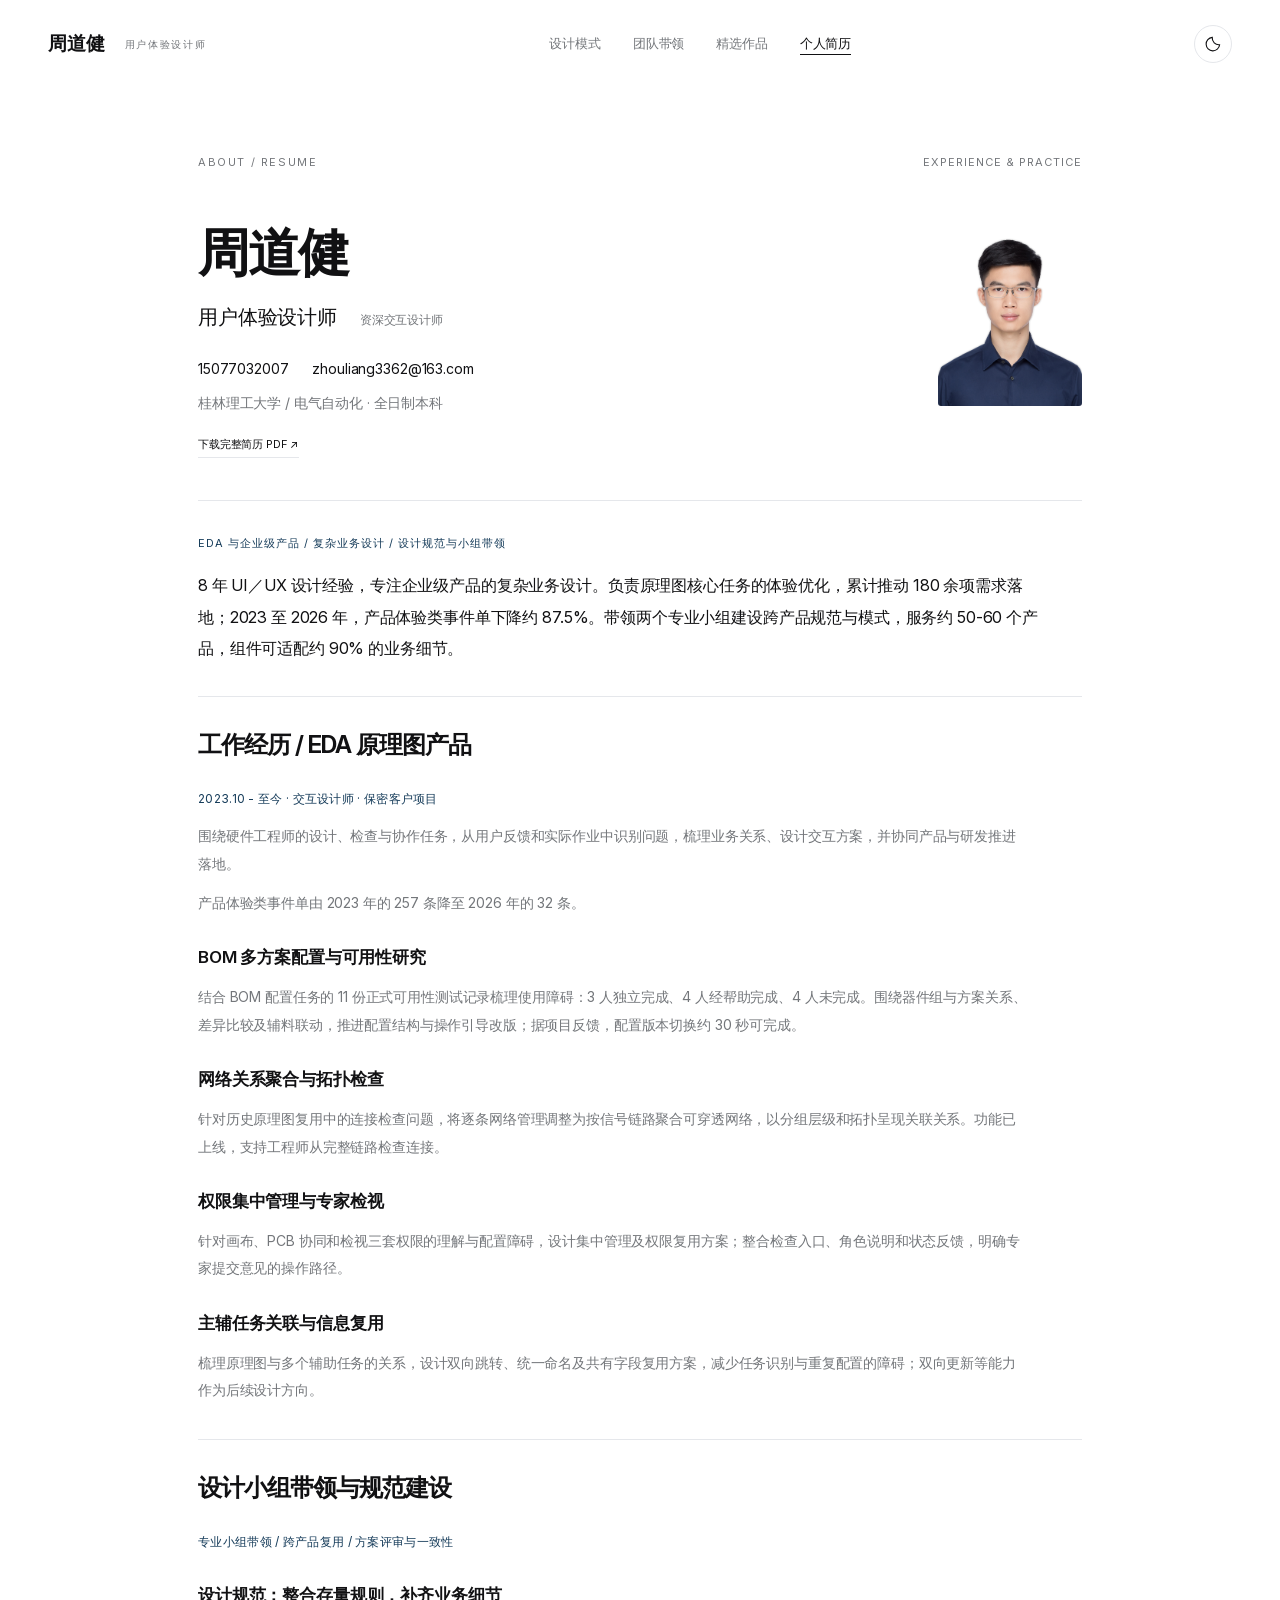
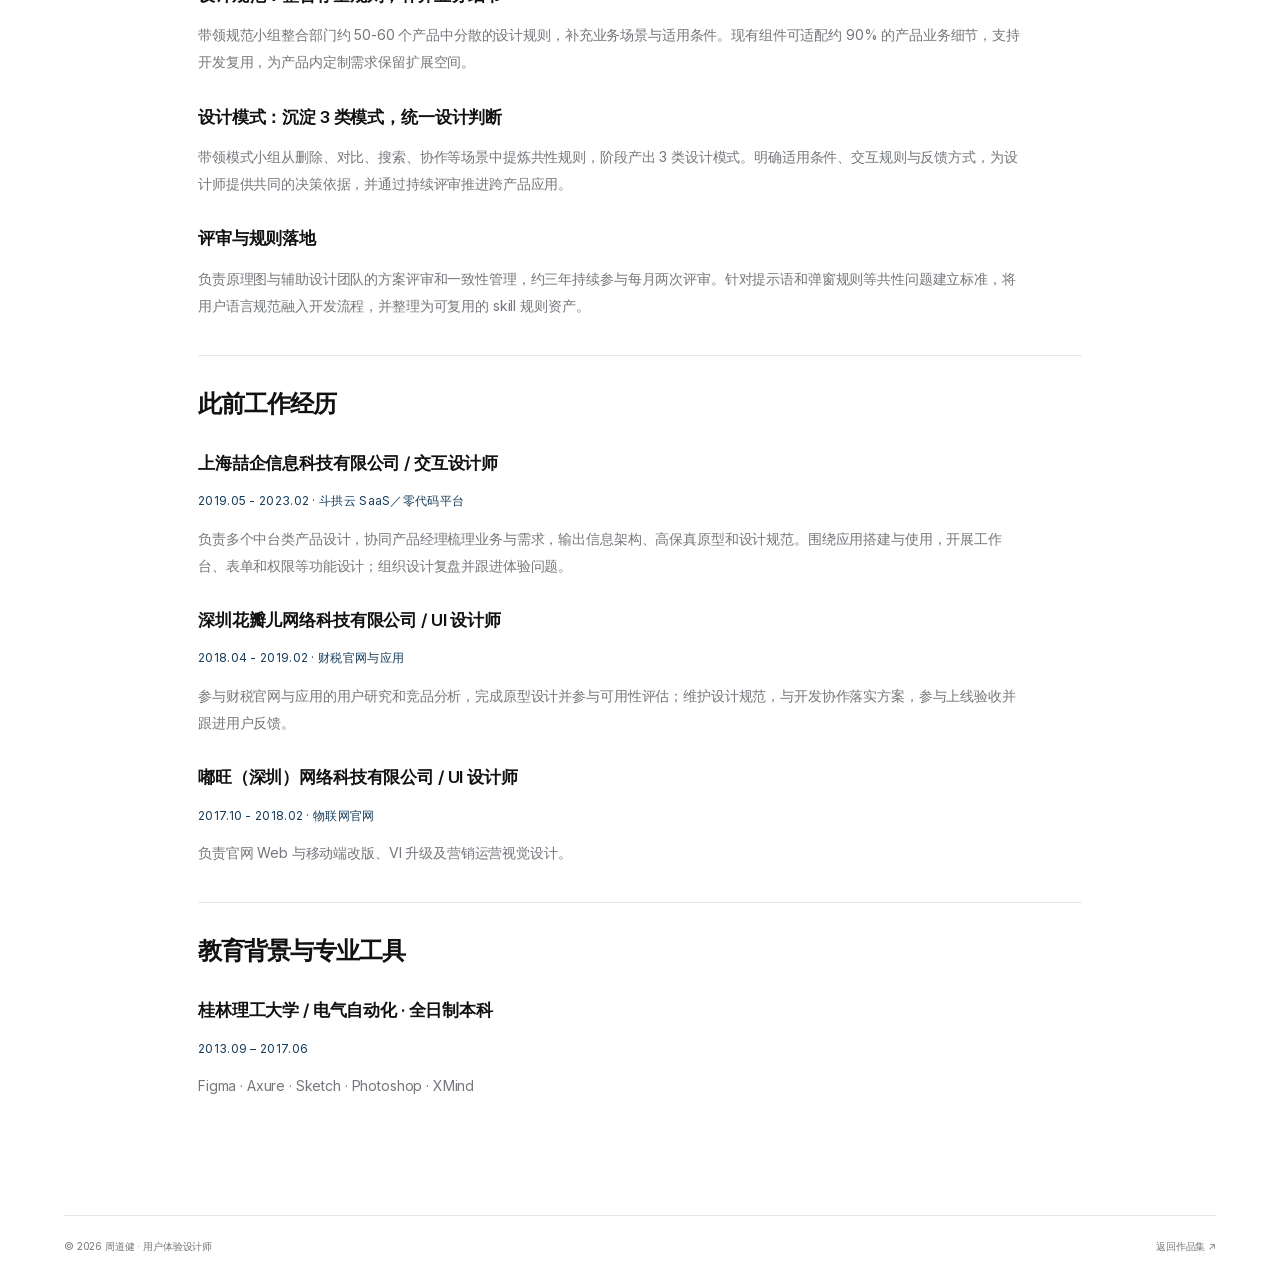
<file: resume.html>
<!doctype html>
<html lang="zh-CN"><head><meta charset="utf-8"><meta name="viewport" content="width=device-width,initial-scale=1"><meta name="color-scheme" content="light dark"><meta name="description" content="周道健，资深交互设计师。以复杂业务设计、跨产品方法论和设计小组带领，把专业工具变成清晰的用户体验。"><title>个人简历 — 周道健</title><link rel="icon" type="image/svg+xml" href="data:image/svg+xml,%3Csvg xmlns='http://www.w3.org/2000/svg' viewBox='0 0 32 32'%3E%3Crect width='32' height='32' rx='6' fill='%2315243b'/%3E%3Cpath d='M8 9h16v14H8zM8 16h16M16 9v14' fill='none' stroke='white' stroke-width='2'/%3E%3C/svg%3E"><script src="theme.js?v=2"></script><link rel="stylesheet" href="style.css?v=flow-theme-1"></head>
<body><a class="skip" href="#main">跳转到主要内容</a><header id="nav"><div class="nav-inner"><a href="index.html" class="brand">周道健<span>用户体验设计师</span></a><nav aria-label="主导航"><a href="index.html#patterns">设计模式</a><a href="index.html#leadership">团队带领</a><a href="index.html#portfolio">精选作品</a><a href="resume.html" aria-current="page">个人简历</a></nav><div class="nav-actions"><button id="theme" aria-label="切换到深色模式" title="切换深浅模式"><svg viewBox="0 0 24 24" fill="none" stroke="currentColor" stroke-width="1.5"><path d="M20.8 13A9 9 0 0 1 11 3.2 9 9 0 1 0 20.8 13Z"/></svg></button></div></div></header>
<main id="main" class="wrap resume"><div class="eyebrow">ABOUT / RESUME <span>EXPERIENCE & PRACTICE</span></div><section class="resume-head"><div><h1>周道健</h1><p class="resume-role">用户体验设计师 <span>资深交互设计师</span></p><div class="resume-contact"><a href="tel:15077032007">15077032007</a><a href="mailto:zhouliang3362@163.com">zhouliang3362@163.com</a></div><p class="resume-school">桂林理工大学 / 电气自动化 · 全日制本科</p><a class="text-link resume-download" href="assets/resume.pdf" download>下载完整简历 PDF ↗</a></div><img src="assets/portrait.png" alt="周道健个人照片" width="150" height="200"></section><div class="resume-summary"><p class="resume-tags">EDA 与企业级产品  /  复杂业务设计  /  设计规范与小组带领</p><p>8 年 UI／UX 设计经验，专注企业级产品的复杂业务设计。负责原理图核心任务的体验优化，累计推动 180 余项需求落地；2023 至 2026 年，产品体验类事件单下降约 87.5%。带领两个专业小组建设跨产品规范与模式，服务约 50-60 个产品，组件可适配约 90% 的业务细节。</p></div><section class="resume-section"><h2>工作经历  /  EDA 原理图产品</h2><p class="resume-meta">2023.10 - 至今  ·  交互设计师  ·  保密客户项目</p><p>围绕硬件工程师的设计、检查与协作任务，从用户反馈和实际作业中识别问题，梳理业务关系、设计交互方案，并协同产品与研发推进落地。</p><p>产品体验类事件单由 2023 年的 257 条降至 2026 年的 32 条。</p><h3>BOM 多方案配置与可用性研究</h3><p>结合 BOM 配置任务的 11 份正式可用性测试记录梳理使用障碍：3 人独立完成、4 人经帮助完成、4 人未完成。围绕器件组与方案关系、差异比较及辅料联动，推进配置结构与操作引导改版；据项目反馈，配置版本切换约 30 秒可完成。</p><h3>网络关系聚合与拓扑检查</h3><p>针对历史原理图复用中的连接检查问题，将逐条网络管理调整为按信号链路聚合可穿透网络，以分组层级和拓扑呈现关联关系。功能已上线，支持工程师从完整链路检查连接。</p><h3>权限集中管理与专家检视</h3><p>针对画布、PCB 协同和检视三套权限的理解与配置障碍，设计集中管理及权限复用方案；整合检查入口、角色说明和状态反馈，明确专家提交意见的操作路径。</p><h3>主辅任务关联与信息复用</h3><p>梳理原理图与多个辅助任务的关系，设计双向跳转、统一命名及共有字段复用方案，减少任务识别与重复配置的障碍；双向更新等能力作为后续设计方向。</p></section><section class="resume-section"><h2>设计小组带领与规范建设</h2><p class="resume-meta">专业小组带领  /  跨产品复用  /  方案评审与一致性</p><h3>设计规范：整合存量规则，补齐业务细节</h3><p>带领规范小组整合部门约 50-60 个产品中分散的设计规则，补充业务场景与适用条件。现有组件可适配约 90% 的产品业务细节，支持开发复用，为产品内定制需求保留扩展空间。</p><h3>设计模式：沉淀 3 类模式，统一设计判断</h3><p>带领模式小组从删除、对比、搜索、协作等场景中提炼共性规则，阶段产出 3 类设计模式。明确适用条件、交互规则与反馈方式，为设计师提供共同的决策依据，并通过持续评审推进跨产品应用。</p><h3>评审与规则落地</h3><p>负责原理图与辅助设计团队的方案评审和一致性管理，约三年持续参与每月两次评审。针对提示语和弹窗规则等共性问题建立标准，将用户语言规范融入开发流程，并整理为可复用的 skill 规则资产。</p></section><section class="resume-section"><h2>此前工作经历</h2><h3>上海喆企信息科技有限公司  /  交互设计师</h3><p class="resume-meta">2019.05 - 2023.02  ·  斗拱云 SaaS／零代码平台</p><p>负责多个中台类产品设计，协同产品经理梳理业务与需求，输出信息架构、高保真原型和设计规范。围绕应用搭建与使用，开展工作台、表单和权限等功能设计；组织设计复盘并跟进体验问题。</p><h3>深圳花瓣儿网络科技有限公司  /  UI 设计师</h3><p class="resume-meta">2018.04 - 2019.02  ·  财税官网与应用</p><p>参与财税官网与应用的用户研究和竞品分析，完成原型设计并参与可用性评估；维护设计规范，与开发协作落实方案，参与上线验收并跟进用户反馈。</p><h3>嘟旺（深圳）网络科技有限公司  /  UI 设计师</h3><p class="resume-meta">2017.10 - 2018.02  ·  物联网官网</p><p>负责官网 Web 与移动端改版、VI 升级及营销运营视觉设计。</p></section><section class="resume-section"><h2>教育背景与专业工具</h2><h3>桂林理工大学 / 电气自动化 · 全日制本科</h3><p class="resume-meta">2013.09 – 2017.06</p><p>Figma · Axure · Sketch · Photoshop · XMind</p></section></main><footer class="wrap"><div class="footer-bottom"><span>© 2026 周道健 · 用户体验设计师</span><a href="index.html">返回作品集 ↗</a></div></footer></body></html>
</file>
<file: style.css>
@font-face{font-family:Inter;font-style:normal;font-weight:100 900;font-display:swap;src:url("assets/InterVariable.woff2") format("woff2")}
:root{--bg:#fff;--ink:#1a1a1a;--muted:#74777b;--line:#e4e5e7;--soft:#f7f8f9;--wire:#f1f3f5;--accent:#173857;--nav:rgba(255,255,255,.83);--green:#449575;--diagram:#7f8892;color-scheme:light}html[data-theme=dark]{--bg:#121416;--ink:#f0f1f2;--muted:#a1a6ad;--line:#30343a;--soft:#191c20;--wire:#24282e;--accent:#9cbfdb;--nav:rgba(18,20,22,.85);--green:#78be9e;--diagram:#a4adb9;color-scheme:dark}*{box-sizing:border-box}html{scroll-padding-top:110px}body{margin:0;background:var(--bg);color:var(--ink);font-family:Inter,-apple-system,BlinkMacSystemFont,"Segoe UI","PingFang SC","Microsoft Yahei",sans-serif;font-size:14px;line-height:1.5;-webkit-font-smoothing:antialiased}a{color:inherit;text-decoration:none}button{font:inherit;cursor:pointer;color:inherit}button,a{-webkit-tap-highlight-color:transparent}button:focus-visible,a:focus-visible{outline:2px solid var(--accent);outline-offset:5px}button{border:0}p,h1,h2,h3,h4{margin:0}svg{width:24px;height:24px}.wrap{max-width:1248px;margin:auto;padding-left:48px;padding-right:48px}.skip{position:fixed;left:15px;top:-100px;background:var(--bg);padding:12px;z-index:200}.skip:focus{top:10px}header{position:sticky;top:0;z-index:50;background:var(--bg);border-bottom:1px solid transparent;transition:background .2s ease-in-out,border-color .2s ease-in-out}header.scrolled{background:var(--nav);backdrop-filter:blur(10px);-webkit-backdrop-filter:blur(10px);border-color:var(--line)}.nav-inner{height:88px;max-width:1344px;margin:auto;padding:0 48px;display:flex;align-items:center;justify-content:space-between}.brand{font-size:19px;font-weight:700;display:flex;gap:20px;align-items:center}.brand span{font-size:10px;letter-spacing:1.7px;color:var(--muted);font-weight:500}nav{display:flex;gap:32px}nav a{color:var(--muted);font-size:13px;transition:color .2s ease-in-out}nav a:hover,nav a.active{color:var(--ink)}.nav-actions{display:flex;align-items:center;gap:25px}#theme{background:transparent;display:grid;place-items:center;width:38px;height:38px;border:1px solid var(--line);border-radius:50%}#theme svg{width:18px}.contact-link{font-size:13px}.contact-link span{margin-left:8px}.hero{padding-top:68px;padding-bottom:0}.eyebrow{font-size:11px;letter-spacing:1.6px;color:var(--muted);display:flex;justify-content:space-between}.eyebrow span{letter-spacing:1px}h1{font-size:clamp(44px,5.4vw,72px);font-weight:750;letter-spacing:-3.2px;line-height:1.5;margin-top:27px}h1>span{color:var(--muted)}.hero-bottom{display:flex;justify-content:space-between;align-items:flex-end;margin-top:25px}.hero-intro{font-size:15px;color:var(--muted);line-height:1.8}.availability{font-size:11px;display:flex;gap:9px;align-items:center;margin-top:25px}.availability i{width:7px;height:7px;border-radius:50%;background:var(--green);animation:breathe .25s ease-in-out infinite alternate;box-shadow:0 0 0 4px color-mix(in srgb,var(--green) 9%,transparent)}@keyframes breathe{from{opacity:.6}to{opacity:1}}.hero-cta{font-size:13px;display:flex;align-items:center;gap:36px;padding:13px 0;border-bottom:1px solid var(--ink)}.hero-cta span{font-size:20px}.hero-stats{display:grid;grid-template-columns:1fr 1fr 1fr 1.2fr;border-top:1px solid var(--line);border-bottom:1px solid var(--line);margin-top:56px;padding:30px 0;gap:20px}.hero-stats strong{font-size:32px;letter-spacing:-1px;font-weight:550}.hero-stats strong span{font-size:13px;letter-spacing:0;margin-left:5px}.hero-stats p{font-size:11px;color:var(--muted);margin-top:5px}.hero-note{font-size:10px;letter-spacing:2px;color:var(--muted);line-height:1.8;text-align:right;align-self:center}.section{padding-top:90px;padding-bottom:82px}.section-title{display:flex;align-items:flex-end;gap:32px;margin-bottom:35px;flex-wrap:wrap}.section-title .section-index{align-self:flex-start;min-width:160px;padding-top:8px}.section-index{font-size:10px;letter-spacing:1px;color:var(--muted)}h2{font-size:30px;letter-spacing:-1px;line-height:1.5;font-weight:650}.section-title p{color:var(--muted);font-size:13px;margin-top:8px}.text-link{margin-left:auto;font-size:11px;padding-bottom:3px}.text-link span{margin-left:8px}.patterns-grid{display:grid;grid-template-columns:repeat(4,1fr);gap:18px}.pattern-card{border:1px solid var(--line);border-radius:3px;overflow:hidden;transition:transform .2s ease-in-out,border-color .2s ease-in-out}.pattern-card:hover{transform:translateY(-4px);border-color:var(--diagram)}.wire{height:188px;padding:23px 18px;background:var(--soft);color:var(--diagram);border-bottom:1px solid var(--line)}.mini-label{font-size:8px;letter-spacing:1.2px;margin-bottom:22px}.searchbox{height:32px;border:1px solid var(--diagram);border-radius:4px;display:flex;align-items:center;gap:7px;font-size:9px;padding:0 8px;background:var(--bg)}kbd{font-family:inherit;font-size:8px;margin-left:auto;border:1px solid var(--line);padding:1px 4px}.searchbox>span{font-size:20px}.wire-row{display:flex;align-items:center;gap:8px;font-size:9px;margin-top:14px}.wire-row i{border:1px solid var(--diagram);width:13px;height:13px;border-radius:2px}.wire-row b{margin-left:auto}.faint{opacity:.5}.wire-dialog{border:1px solid var(--diagram);background:var(--bg);padding:12px;border-radius:4px}.wire-dialog>span{font-size:11px}.wire-dialog p{font-size:8px;margin-top:4px}.wire-dialog>div{display:flex;gap:6px;justify-content:flex-end;margin-top:12px}.wire-dialog i{font-style:normal;font-size:8px;border:1px solid var(--diagram);padding:3px 7px;border-radius:3px}.wire-dialog .filled{background:var(--diagram);color:var(--bg)}.risk-lines{display:flex;gap:4px;margin-top:11px}.risk-lines i{height:3px;background:var(--diagram);width:25%;opacity:.3}.risk-lines i:nth-child(2){opacity:.5}.risk-lines i:nth-child(3){opacity:.7}.risk-lines i:nth-child(4){opacity:1}.table-tools{display:flex;align-items:center;gap:8px;font-size:10px;margin-bottom:10px}.table-tools>span{margin-right:auto}.table-tools i{font-style:normal;font-size:13px}.mini-table{display:grid;grid-template-columns:1.5fr 1fr 1fr;border:1px solid var(--diagram);border-radius:3px;padding:8px;gap:12px;font-size:8px;background:var(--bg)}.mini-table i{height:4px;background:var(--diagram);opacity:.2}.sync-nodes{display:flex;align-items:center;gap:10px;justify-content:center}.sync-nodes span{font-size:9px;border:1px solid var(--diagram);border-radius:4px;padding:10px;background:var(--bg)}.sync-nodes b{font-size:16px;font-weight:400}.update-pill{font-size:8px;margin-top:16px;text-align:center}.update-pill i{display:inline-block;width:5px;height:5px;background:var(--diagram);border-radius:50%;margin-right:4px}.sync-states{display:flex;justify-content:space-between;margin-top:15px;font-size:8px}.sync-states span{border-bottom:1px solid var(--line);padding:3px}.pattern-body{padding:20px}.small-code{font-size:9px;letter-spacing:1px;color:var(--muted);display:block}.small-code b{float:right;font-weight:400}.pattern-body h3{font-size:17px;margin-top:13px;letter-spacing:-.4px}.pattern-body>p{font-size:12px;color:var(--muted);margin-top:10px;line-height:1.8;min-height:65px}.pattern-foot{border-top:1px solid var(--line);padding-top:15px;margin-top:18px;font-size:10px;color:var(--muted);line-height:1.8}.pattern-foot strong{font-size:10px;font-weight:500;color:var(--accent);display:block;margin-top:5px}.section-aside{display:flex;justify-content:space-between;font-size:11px;color:var(--muted);margin-top:22px}.section-aside b{color:var(--accent)}.section-aside small{font-size:9px}.leadership{background:var(--soft);border-block:1px solid var(--line)}.lead-grid{display:grid;grid-template-columns:1fr 1fr;gap:25px}.lead-card{padding:30px 32px;background:var(--bg);border:1px solid var(--line)}.lead-top{display:flex;justify-content:space-between;font-size:9px;letter-spacing:.6px;color:var(--muted);gap:10px}.lead-card h3{font-size:25px;letter-spacing:-.7px;margin-top:28px}.lead-description{font-size:13px;color:var(--muted);line-height:1.8;margin-top:14px;max-width:410px}.lead-map{display:flex;align-items:center;gap:12px;margin:30px 0;font-size:10px}.lead-map span{padding:9px 12px;background:var(--soft);border:1px solid var(--line)}.lead-map i{font-style:normal;color:var(--muted)}.lead-map .emphasis{color:var(--accent);border-color:var(--accent)}dl{margin:0}dl>div{display:flex;gap:15px;margin-top:9px;font-size:11px}dt{color:var(--muted);flex-shrink:0}dd{margin:0}.lead-value{border-top:1px solid var(--line);display:flex;gap:25px;align-items:center;padding-top:22px;margin-top:27px}.lead-value strong{font-size:45px;letter-spacing:-2px;font-weight:550;color:var(--accent);white-space:nowrap}.lead-value strong span{font-size:23px}.lead-value p{font-size:12px}.lead-value small{font-size:10px;color:var(--muted)}.lead-bottom{display:flex;justify-content:space-between;align-items:center;gap:15px;margin-top:27px;color:var(--muted);font-size:10px}.lead-bottom>span:first-child{font-size:8px;letter-spacing:1px}.portfolio-count{font-size:10px;color:var(--muted);margin-left:auto;letter-spacing:1px}.work-card{display:block;width:100%;text-align:left;background:transparent;padding:0}.work-image{position:relative;overflow:hidden;border:1px solid var(--line);background:var(--soft);aspect-ratio:16/10;border-radius:3px}.featured .work-image{aspect-ratio:16/8}.work-image>img{width:100%;height:100%;object-fit:cover;transition:transform .25s ease-in-out}.featured .work-image>img{object-position:center}.work-card:hover .work-image>img{transform:scale(1.015)}.work-info{display:flex;justify-content:space-between;gap:15px;align-items:center;padding:22px 0 32px}.work-info h3{font-size:22px;font-weight:600;letter-spacing:-.5px;margin-top:7px}.work-info p{font-size:12px;color:var(--muted);margin-top:7px}.round-arrow{display:grid;place-items:center;width:40px;height:40px;border:1px solid var(--line);border-radius:50%;font-size:19px;flex-shrink:0}.work-two{display:grid;grid-template-columns:1fr 1fr;gap:30px;margin-top:22px}.work-overlay{position:absolute;inset:0;background:rgba(15,27,42,.94);color:#fff;padding:32px;display:flex;flex-direction:column;justify-content:center;opacity:0;transition:opacity .2s ease-in-out;pointer-events:none}.work-card:hover .work-overlay,.work-card:focus-visible .work-overlay{opacity:1}.work-overlay dl>div{display:block;margin:15px 0}.work-overlay dt{font-size:9px;letter-spacing:1px;color:#aebbc9}.work-overlay dd{font-size:14px;margin-top:5px}.work-overlay>span{font-size:11px;margin-top:20px;color:#aebbc9}.featured .work-overlay{padding:45px 60px}.featured .work-overlay dd{font-size:19px}.news-art{height:100%;background:#e9eeeb;position:relative;display:flex;align-items:center;justify-content:center;gap:20px;padding:28px 30px;color:#243b35}.news-word{font-size:38px;font-weight:700;line-height:1.5;letter-spacing:-2px}.phone{width:174px;height:292px;border:5px solid #1e2928;border-radius:24px;background:#fff;box-shadow:12px 16px 30px #17362b20;padding:12px;transform:rotate(7deg);font-family:"PingFang SC",sans-serif;flex-shrink:0;color:#243b35}.phone-island{background:#1e2928;width:48px;height:9px;border-radius:10px;margin:-7px auto 13px}.phone-head{font-size:13px;font-weight:700;display:flex;justify-content:space-between}.phone-tabs{font-size:8px;margin-top:15px;word-spacing:4px;color:#777}.phone-tabs span{color:#243b35;font-weight:700}.news-photo{margin-top:10px;background:#e0e8e4;height:68px;overflow:hidden;border-radius:3px}.news-photo svg{width:100%;height:100%}.phone h4{font-size:10px;margin-top:8px}.phone p{font-size:6px;color:#888;margin-top:4px}.phone-item{font-size:8px;margin-top:10px;border-top:1px solid #eee;padding-top:7px}.phone-item i{width:75%;height:3px;background:#e5e8e5;display:block;margin-top:5px}.phone-bottom{font-size:7px;text-align:center;margin-top:12px;color:#999}.art-note{position:absolute;bottom:14px;left:20px;font-size:8px;letter-spacing:.6px}.footer-top{border-top:1px solid var(--line);padding:55px 0 45px;display:flex;justify-content:space-between;align-items:center;gap:20px}.footer-top h2{font-size:32px;margin-top:12px}.footer-top>a{font-size:14px;border-bottom:1px solid var(--line);padding-bottom:8px}.footer-top>a span{margin-left:16px}.footer-bottom{border-top:1px solid var(--line);padding:22px 0 30px;display:flex;justify-content:space-between;color:var(--muted);font-size:10px;gap:15px}dialog{background:var(--bg);color:var(--ink);border:1px solid var(--line);border-radius:6px;width:min(1040px,92vw);max-height:90vh;padding:0}dialog::backdrop{background:#0009;backdrop-filter:blur(5px)}.dialog-bar{display:flex;align-items:center;justify-content:space-between;background:var(--bg);position:sticky;top:0;z-index:2;border-bottom:1px solid var(--line);padding:18px 28px;font-size:11px}.dialog-bar button{background:var(--soft);padding:8px 12px;border-radius:3px}.dialog-content{padding:30px}.dialog-content>p{color:var(--muted);margin-top:12px;max-width:680px}.case-summary{display:grid;grid-template-columns:repeat(3,1fr);gap:22px;padding:28px 0}.case-summary h3{font-size:10px;letter-spacing:1px;color:var(--muted)}.case-summary p{font-size:13px;margin-top:10px;line-height:1.8}.case-note{font-size:11px;color:var(--muted);padding:15px;background:var(--soft);margin-bottom:25px}.case-gallery figure{margin:0 0 25px}.case-gallery img{width:100%;height:auto;display:block;border-radius:3px}.case-gallery figcaption{font-size:11px;color:var(--muted);margin-top:8px}.case-section{border-top:1px solid var(--line);padding:24px 0}.case-section h3{font-size:18px}.case-section p{font-size:14px;line-height:1.8;margin-top:12px;color:var(--muted)}
@media(min-width:1440px){.hero{padding-top:85px}h1{font-size:76px}}@media(max-width:1050px){.wrap{padding-inline:32px}.nav-inner{padding-inline:32px}.brand span{display:none}.patterns-grid{grid-template-columns:repeat(2,1fr)}.section-title .section-index{width:100%;padding:0}.section-title{gap:12px}.wire{height:190px}.lead-card{padding:25px}.lead-top{flex-direction:column;gap:6px}.lead-map{gap:8px}.lead-map span{padding:8px}.lead-bottom>span:last-child{display:none}.news-word{font-size:27px}.phone{width:155px}.news-art{padding-inline:16px;gap:12px}}@media(max-width:680px){.wrap{padding-inline:22px}.nav-inner{height:74px;padding-inline:22px;flex-wrap:wrap}.brand{font-size:16px}nav{position:absolute;top:74px;left:0;right:0;background:var(--nav);backdrop-filter:blur(10px);padding:10px 22px;justify-content:center;gap:35px;border-bottom:1px solid var(--line)}nav a{font-size:11px}.nav-actions{gap:12px}.contact-link{font-size:11px}#theme{width:31px;height:31px}.hero{padding-top:68px}.eyebrow{font-size:8px;letter-spacing:.8px}.eyebrow span{font-size:8px}h1{font-size:clamp(36px,8.8vw,55px);letter-spacing:-1.5px;margin-top:24px}.hero-bottom{display:block;margin-top:22px}.hero-intro{font-size:13px}.desktop{display:none}.availability{font-size:10px;margin-top:18px}.hero-cta{width:fit-content;margin-top:28px;font-size:12px;gap:26px}.hero-stats{margin-top:36px;padding-block:24px;grid-template-columns:repeat(3,1fr);gap:9px}.hero-stats strong{font-size:27px}.hero-stats strong span{font-size:10px}.hero-stats p{font-size:9px}.hero-note{display:none}.section{padding-block:58px}.section-title{margin-bottom:25px}h2{font-size:25px;letter-spacing:-.6px}.section-title p{font-size:12px}.section-title .text-link{margin-left:0;margin-top:6px}.patterns-grid{gap:12px}.wire{padding:18px 12px;height:164px}.mini-label{font-size:6px;margin-bottom:20px}.searchbox{font-size:7px;padding:0 5px;gap:3px}.searchbox kbd{display:none}.wire-row{font-size:8px}.wire-dialog{padding:9px}.wire-dialog>span{font-size:9px}.wire-dialog p{font-size:7px}.wire-dialog i{font-size:7px;padding:3px 5px}.pattern-body{padding:15px 12px}.pattern-body h3{font-size:15px}.pattern-body>p{font-size:11px;min-height:78px}.small-code{font-size:7px}.pattern-foot{font-size:9px;min-height:74px}.pattern-foot strong{font-size:9px}.sync-nodes{gap:5px}.sync-nodes span{font-size:7px;padding:7px}.sync-nodes b{font-size:11px}.update-pill{font-size:6px}.sync-states{font-size:6px}.section-aside{display:block;line-height:2}.section-aside span{display:block}.lead-grid{grid-template-columns:1fr;gap:16px}.lead-top{flex-direction:row;font-size:8px}.lead-card h3{font-size:22px;margin-top:20px}.lead-description{font-size:12px}.lead-map{justify-content:space-between;margin:24px 0}.lead-map span{font-size:9px;padding:9px}.lead-value strong{font-size:40px}.lead-value p{font-size:11px}.lead-bottom{display:block}.lead-bottom p{margin-top:9px;font-size:10px}.portfolio-count{margin:6px 0 0}.featured .work-image{aspect-ratio:16/10}.work-two{grid-template-columns:1fr;gap:12px;margin-top:15px}.work-info{padding:17px 0 22px}.work-info h3{font-size:18px}.work-info p{font-size:11px}.round-arrow{width:32px;height:32px;font-size:17px}.work-overlay,.featured .work-overlay{padding:20px}.work-overlay dd,.featured .work-overlay dd{font-size:12px}.work-overlay dl>div{margin:8px 0}.work-overlay dt{font-size:8px}.work-overlay>span{margin-top:8px}.news-word{font-size:35px}.phone{width:174px}.footer-top{display:block;padding-block:35px}.footer-top h2{font-size:27px}.footer-top>a{display:inline-block;margin-top:25px;font-size:12px}.footer-bottom{flex-wrap:wrap;font-size:9px}.footer-bottom>span:nth-child(2){order:3;width:100%;font-size:8px}.dialog-content{padding:20px}.dialog-bar{padding:12px 20px}.case-summary{grid-template-columns:1fr;gap:18px}.dialog-content h2{font-size:24px}}@media(max-width:360px){.patterns-grid{grid-template-columns:1fr}.pattern-body>p{min-height:0}.hero-stats strong{font-size:24px}.eyebrow span{display:none}.news-word{font-size:25px}.phone{width:155px}}@media(hover:none){.work-overlay{display:none}.work-card:focus-visible .work-overlay{display:flex;opacity:1}}@media(prefers-reduced-motion:reduce){*,*::before,*::after{animation:none!important;transition:none!important}}

.testing-lead{display:grid;grid-template-columns:1.1fr 1fr;gap:38px;margin-top:25px}.testing-lead .lead-description{max-width:none}.testing-lead dl{margin-top:22px}.testing-results{display:flex;gap:28px;border-top:1px solid var(--line);margin-top:24px;padding-top:18px}.testing-results strong{font-size:32px;font-weight:550;color:var(--accent);letter-spacing:-1px;display:block}.testing-results strong span{font-size:12px}.testing-results div>span{font-size:9px;color:var(--muted);display:block}.testing-note{font-size:9px;color:var(--muted);line-height:1.8;margin-top:16px}.report-open{display:inline-block;background:transparent;padding:0;margin-top:18px;color:var(--accent)}.testing-preview{padding:0;background:var(--soft);align-self:center;display:block;text-align:left;border:1px solid var(--line)}.testing-preview img{width:100%;height:auto;display:block}.testing-preview>span{display:block;font-size:10px;padding:14px;color:var(--muted)}.testing-preview b{float:right;font-weight:400}@media(max-width:800px){.testing-lead{grid-template-columns:1fr;gap:22px}.testing-results{gap:22px}.testing-results strong{font-size:28px}}

.ai-context{display:flex;justify-content:space-between;font-size:8px;margin-top:-2px}.ai-context span{padding:4px 6px;border:1px solid var(--line);border-radius:3px}.ai-context i{font-style:normal;padding:4px;font-size:7px}.ai-task{margin-top:10px;padding:9px;border:1px solid var(--diagram);border-radius:4px;background:var(--bg);font-size:9px}.ai-task b{float:right;font-weight:400}.ai-feedback{font-size:7px;display:flex;align-items:center;gap:6px;margin-top:14px}.ai-feedback i{font-style:normal;border:1px solid var(--diagram);border-radius:50%;width:14px;height:14px;text-align:center}@media(max-width:680px){.ai-task{font-size:7px}.ai-context{font-size:6px}.ai-feedback{font-size:6px;gap:3px}}
/* V2 / restrained motion */
:root{--ink:#111113;--line:#e5e7eb;--ease:cubic-bezier(.16,1,.3,1);--accent:#163c5a}html[data-theme=dark]{--line:#262626;--ink:#f2f2f3;--accent:#91b3cf}body{line-height:1.6;letter-spacing:-.01em;transition:background-color 300ms var(--ease),color 300ms var(--ease)}header.scrolled{backdrop-filter:blur(12px);-webkit-backdrop-filter:blur(12px)}header,nav a,.pattern-card,.work-image>img,.work-overlay{transition-timing-function:var(--ease);transition-duration:300ms}.hero{position:relative;isolation:isolate}.hero:before{content:"";position:absolute;inset:0 0 120px;z-index:-1;background-image:linear-gradient(to right,var(--line) 1px,transparent 1px),linear-gradient(to bottom,var(--line) 1px,transparent 1px);background-size:80px 80px;opacity:.23;mask-image:linear-gradient(to bottom,transparent,#000 25%,#000 55%,transparent)}h1>span.hero-line{display:block;color:var(--ink);animation:hero-in 350ms var(--ease) both}h1>span.hero-line:nth-child(2){animation-delay:80ms}h1>span.hero-line:nth-child(3){animation-delay:160ms;color:var(--muted)}@keyframes hero-in{from{opacity:0;transform:translateY(16px)}to{opacity:1;transform:translateY(0)}}.local-clock{display:flex;align-items:center;gap:9px;color:var(--muted)}.local-clock time{font-family:ui-monospace,SFMono-Regular,Consolas,monospace;font-size:11px;letter-spacing:.4px;font-variant-numeric:tabular-nums;display:block}.local-clock div>span{display:block;font-size:6px;letter-spacing:1px}.local-clock #weather-icon{font-size:20px;line-height:1}.nav-actions{gap:18px}.availability{width:fit-content;padding:5px 0}.availability i{position:relative;animation:breathe 300ms var(--ease) infinite alternate;box-shadow:none}.availability i:after{content:"";position:absolute;inset:-5px;border-radius:50%;background:color-mix(in srgb,var(--green) 12%,transparent);border:1px solid color-mix(in srgb,var(--green) 25%,transparent);transform:scale(.55);transition:transform 300ms var(--ease),opacity 300ms var(--ease);opacity:.4}.availability:hover i:after{transform:scale(1.8);opacity:1}.pattern-card{background:var(--bg);box-shadow:0 2px 5px rgba(0,0,0,.02),0 12px 32px rgba(0,0,0,.02);transition:background 300ms var(--ease),border-color 300ms var(--ease),transform 300ms var(--ease)}.pattern-card:hover{background:var(--soft);transform:translateY(-2px);border-color:var(--diagram)}.wire{background:transparent}.pattern-card .wire *{transition:background-color 300ms var(--ease),border-color 300ms var(--ease),color 300ms var(--ease),transform 300ms var(--ease),opacity 300ms var(--ease)}.pattern-card.demo-1 .searchbox{border-color:var(--accent)}.pattern-card.demo-2 .search-wire .wire-row:first-of-type,.pattern-card.demo-2 .search-wire .wire-row{background:var(--wire);transform:translateX(3px)}.pattern-card.demo-3 .search-wire .wire-row b{color:var(--accent);transform:translate(3px,-3px)}.pattern-card.demo-1 .delete-wire .filled{background:var(--accent)}.pattern-card.demo-2 .delete-wire .wire-dialog{transform:scale(.98);opacity:.65}.pattern-card.demo-3 .delete-wire .risk-lines i{background:var(--accent);opacity:.7}.pattern-card.demo-1 .table-tools i:first-of-type{color:var(--accent);transform:rotate(10deg)}.pattern-card.demo-2 .mini-table{grid-template-columns:1fr 1.5fr 1fr}.pattern-card.demo-3 .mini-table{transform:scale(1.035);border-color:var(--accent)}.pattern-card.demo-1 .ai-context span{border-color:var(--accent);color:var(--accent)}.pattern-card.demo-2 .ai-task{border-color:var(--accent);transform:translateY(-2px)}.pattern-card.demo-3 .ai-feedback{color:var(--accent);transform:translateX(2px)}.leadership{background:var(--bg)}.lead-layout{display:grid;grid-template-columns:.65fr 1.35fr;gap:64px;align-items:start}.lead-intro{position:sticky;top:135px}.lead-intro .section-title{display:block}.lead-intro .section-index{padding:0;margin-bottom:23px}.lead-intro h2{font-size:37px;max-width:270px;line-height:1.6}.lead-intro .section-title p{margin-top:20px;max-width:260px;line-height:1.8}.lead-intro-note{font-size:13px;color:var(--muted);border-left:1px solid var(--line);padding-left:20px;margin-top:42px;line-height:2}.lead-grid{grid-template-columns:1fr;gap:25px}.lead-card{padding:32px;background:var(--soft);box-shadow:0 2px 5px rgba(0,0,0,.02),0 16px 40px rgba(0,0,0,.02)}.lead-top{flex-direction:row}.lead-description{max-width:none}.lead-map span{background:var(--bg)}.lead-value strong{font-size:66px;font-weight:500}.lead-value strong .counter,.lead-value strong .counter-prefix{font:inherit}.lead-value strong>span:last-child:not(.counter){font-size:27px}.counter{font-variant-numeric:tabular-nums}.testing-lead{display:block}.testing-results strong .counter{font:inherit}.testing-preview{margin-top:25px;width:100%;box-shadow:0 2px 5px rgba(0,0,0,.02)}.lead-bottom{margin-top:40px}.featured .work-image,.work-image{aspect-ratio:16/10;transform:perspective(1000px) rotateX(var(--rx,0deg)) rotateY(var(--ry,0deg));transition:transform 300ms var(--ease);box-shadow:0 2px 5px rgba(0,0,0,.02),0 16px 40px rgba(0,0,0,.02);will-change:transform}.work-image>img{transform:scale(1.025) translate(var(--px,0px),var(--py,0px));transition:transform 300ms var(--ease)}.work-card:hover .work-image>img{transform:scale(1.035) translate(var(--px,0px),var(--py,0px))}.work-overlay{background:linear-gradient(transparent 0%,rgba(15,27,42,.85) 75%);justify-content:flex-end;padding:30px;opacity:0}.featured .work-overlay{padding:40px}.featured .work-overlay dd{font-size:16px}.work-overlay dd{font-size:12px}.work-overlay dl>div{margin:7px 0}.work-overlay>span{display:none}.work-overlay{pointer-events:none}#view-cursor{position:fixed;z-index:100;left:0;top:0;display:grid;place-items:center;width:60px;height:60px;border-radius:50%;background:var(--bg);color:var(--ink);font:9px ui-monospace,SFMono-Regular,Consolas,monospace;letter-spacing:1px;pointer-events:none;opacity:0;transform:translate(-50%,-50%) scale(.7);transition:opacity 250ms var(--ease),transform 250ms var(--ease);box-shadow:0 2px 5px rgba(0,0,0,.02),0 12px 25px rgba(0,0,0,.02)}#view-cursor.visible{opacity:1;transform:translate(-50%,-50%) scale(1)}@media(hover:hover) and (pointer:fine){.work-image.cursor-active,.work-image.cursor-active *{cursor:none}}::view-transition-old(root){animation:theme-out 300ms var(--ease) both}::view-transition-new(root){animation:theme-in 350ms var(--ease) both}@keyframes theme-out{to{opacity:0}}@keyframes theme-in{from{opacity:0}to{opacity:1}}@media(max-width:1100px){.local-clock{display:none}.lead-layout{gap:35px;grid-template-columns:.7fr 1.3fr}.lead-intro h2{font-size:31px}.lead-value strong{font-size:55px}}@media(max-width:800px){.lead-layout{grid-template-columns:1fr;gap:30px}.lead-intro{position:static}.lead-intro h2{max-width:none;font-size:28px}.lead-intro .section-title p{max-width:none}.lead-intro-note{display:none}.lead-intro .section-title{margin-bottom:0}.lead-top{flex-direction:row}.lead-value strong{font-size:48px}.work-overlay,.featured .work-overlay{padding:22px}.featured .work-overlay dd{font-size:13px}}@media(max-width:680px){.local-clock{display:flex;gap:5px}.local-clock time{font-size:9px}.local-clock div>span{font-size:5px}.local-clock #weather-icon{font-size:16px}.nav-actions{gap:10px}.contact-link{display:none}.hero:before{background-size:52px 52px}.lead-intro h2{font-size:25px}.lead-card{padding:24px}.lead-value{gap:22px}.lead-value strong{font-size:42px}.lead-value strong>span:last-child:not(.counter){font-size:22px}.lead-top{font-size:8px}.testing-results strong{font-size:31px}.work-image{will-change:auto}.work-overlay dd{font-size:11px}}@media(prefers-reduced-motion:reduce){*,*::before,*::after{animation:none!important;transition:none!important}.work-image{transform:none!important}.work-image>img{transform:none!important}#view-cursor{display:none}.availability i:after{transform:none}.hero-line{opacity:1!important}}
@media(min-width:681px) and (max-width:1100px){.local-clock{display:flex}.nav-actions{gap:12px}.nav-inner{gap:18px}nav{gap:22px}.local-clock time{font-size:10px}.local-clock div>span{font-size:5px}.contact-link{display:none}}

.mini-table{transition:grid-template-columns 300ms var(--ease),transform 300ms var(--ease),border-color 300ms var(--ease)}

/* Cover: abstract EDA routing and continuous signal propagation. */
.hero h1{font-size:clamp(40px,4.8vw,64px);letter-spacing:-2.5px;line-height:1.5;position:relative;z-index:1;width:58%;margin-top:54px}
.hero h1 .hero-line.quiet{color:var(--muted)}
.signal-art{position:absolute;right:24px;top:106px;width:46%;height:350px;pointer-events:none;color:#408d87;z-index:0}
.signal-art svg{display:block;width:100%;height:100%;overflow:visible}
.signal-route{stroke:currentColor;stroke-width:.65;opacity:.19;stroke-linejoin:round}
.signal-flow{stroke:currentColor;stroke-width:1.25;stroke-linecap:round;stroke-linejoin:round;stroke-dasharray:22 630;animation:signal-travel var(--duration) linear var(--delay) infinite;opacity:.55}
.signal-particle{fill:#67b8ac;filter:drop-shadow(0 0 3px #56bba9)}
.signal-dust{fill:currentColor;opacity:.23;animation:signal-shimmer 7s ease-in-out var(--delay) infinite}
.signal-junctions{stroke:currentColor;stroke-width:.8;fill:var(--bg);opacity:.5}
.signal-caption{display:flex;justify-content:space-between;font-size:7px;letter-spacing:1.5px;color:var(--muted);padding:0 34px;margin-top:-8px;opacity:.65}
.hero-bottom{position:relative;z-index:1;margin-top:48px}.hero-intro{max-width:540px}
html[data-theme=dark] .signal-art{color:#7ac6ba}html[data-theme=dark] .signal-route{opacity:.25}
@keyframes signal-travel{to{stroke-dashoffset:-652}}
@keyframes signal-shimmer{0%,100%{opacity:.12}50%{opacity:.48}}
@media(max-width:900px){.hero h1{font-size:clamp(34px,4.9vw,44px);letter-spacing:-1.5px;width:64%}.signal-art{right:10px;width:43%;top:110px;height:290px}.signal-caption{font-size:5px;letter-spacing:.7px;padding:0 20px}}
@media(max-width:680px){.hero h1{width:100%;font-size:clamp(32px,7.5vw,46px);margin-top:30px}.signal-art{position:relative;top:auto;right:auto;width:100%;height:220px;margin:12px auto 24px}.signal-art svg{max-width:380px;margin:auto}.signal-caption{max-width:380px;margin:-8px auto 0;padding:0 25px;font-size:6px}.hero-bottom{margin-top:24px}}
@media(prefers-reduced-motion:reduce){.signal-art animateMotion{display:none}.signal-particle{display:none}.signal-flow{animation:none;stroke-dasharray:22 170;opacity:.3}}

nav a[aria-current=page]{color:var(--ink);border-bottom:1px solid var(--ink)}
.resume{padding-top:65px;padding-bottom:80px;max-width:1080px}.resume-head{display:flex;justify-content:space-between;gap:32px;padding:42px 0;border-bottom:1px solid var(--line)}.resume-head h1{font-size:52px;letter-spacing:-2px;margin:0}.resume-role{font-size:20px;margin-top:9px}.resume-role span{font-size:12px;color:var(--muted);margin-left:18px}.resume-contact{display:flex;gap:24px;margin-top:25px;font-size:14px}.resume-school{margin-top:12px;color:var(--muted)}.resume-download{display:inline-block;margin-top:22px;border-bottom:1px solid var(--line)}.resume-head img{width:144px;height:192px;object-fit:cover;border-radius:3px}.resume-summary{padding:32px 0;font-size:16px;line-height:1.95;max-width:850px}.resume-tags{font-size:11px;color:var(--accent);margin-bottom:16px;letter-spacing:1px}.resume-section{border-top:1px solid var(--line);padding:30px 0 36px}.resume-section h2{font-size:24px;margin-bottom:24px}.resume-section h3{font-size:17px;margin-top:28px;margin-bottom:10px;font-weight:600}.resume-section p{font-size:14px;line-height:1.95;max-width:830px;margin-top:12px;color:var(--muted)}.resume-section .resume-meta{font-size:12px;color:var(--accent);letter-spacing:.3px}
@media(max-width:680px){.nav-inner{height:auto;min-height:88px;flex-wrap:wrap;padding-block:16px;gap:16px}.brand span{display:inline;font-size:9px;letter-spacing:0}.brand{gap:12px;font-size:17px}header nav{display:flex;order:3;width:100%;justify-content:space-between;gap:12px}nav a{font-size:12px}.resume{padding-top:35px}.resume-head{gap:16px;padding:28px 0}.resume-head h1{font-size:36px}.resume-role{font-size:15px}.resume-role span{display:block;margin:6px 0 0;font-size:10px}.resume-head img{width:90px;height:120px}.resume-contact{flex-direction:column;gap:5px;font-size:12px;margin-top:18px}.resume-school{font-size:11px}.resume-summary{font-size:14px}.resume-section h2{font-size:21px}.resume-section h3{font-size:16px}}

.beta-badge{display:inline-block;vertical-align:middle;font-size:9px;font-weight:500;letter-spacing:.3px;line-height:1.5;padding:2px 7px;margin-left:5px;border:1px solid color-mix(in srgb,var(--accent) 25%,transparent);border-radius:4px;color:var(--accent);background:color-mix(in srgb,var(--accent) 5%,transparent)}

.signal-art{top:100px;height:365px;width:47%}.signal-art canvas{display:block;width:100%;height:100%}.signal-caption{margin-top:-12px;position:relative}.signal-art{color:var(--accent)}
@media(max-width:900px){.signal-art{top:105px;width:44%;height:300px}}
@media(max-width:680px){.signal-art{top:auto;width:100%;height:240px;margin:8px auto 22px}.signal-art canvas{height:240px}.signal-caption{margin-top:-10px}}
/* Spatial dust spans the cover; text and controls retain their own foreground. */
.hero .signal-art{inset:62px 0 auto;width:100%;height:510px;pointer-events:none;z-index:0}
.hero .eyebrow,.hero .hero-stats{position:relative;z-index:1}
.hero .signal-caption{position:absolute;right:42px;bottom:52px;width:40%;padding:0;margin:0;opacity:.5}
@media(max-width:900px) and (min-width:681px){.hero .signal-art{height:450px}.hero .signal-caption{bottom:48px;right:32px;font-size:5px}}
@media(max-width:680px){.hero .signal-art{position:relative;inset:auto;width:100%;height:265px;margin:8px auto 22px}.hero .signal-art canvas{height:265px}.hero .signal-caption{right:0;bottom:0;width:100%;max-width:none;padding:0 12px;font-size:6px}}

@media(min-width:681px){.hero .signal-caption{bottom:100px}}

/* Continuous folded surface: a quiet sculptural counterweight to the typography. */
.hero .signal-art{inset:78px 14px auto auto;width:45%;height:400px;pointer-events:none}
.hero .signal-art canvas{width:100%;height:100%}
.hero .signal-caption{right:30px;bottom:0;width:calc(100% - 60px);font-size:7px;letter-spacing:1.3px;opacity:.6}
@media(min-width:681px) and (max-width:900px){.hero .signal-art{top:98px;right:10px;width:44%;height:310px}.hero .signal-caption{font-size:5px;right:15px;width:calc(100% - 30px)}}
@media(max-width:680px){.hero .signal-art{position:relative;inset:auto;width:100%;height:265px;margin:10px auto 28px}.hero .signal-art canvas{height:265px}.hero .signal-caption{right:18px;bottom:0;width:calc(100% - 36px);font-size:6px}}

.hero:before{opacity:.09}.hero .signal-caption{bottom:10px}

.hero .signal-art{inset:58px -6px auto auto;width:49%;height:438px}.hero .signal-caption{right:40px;bottom:0;width:calc(100% - 80px);opacity:.65}.hero:before{display:none}
@media(min-width:681px) and (max-width:900px){.hero .signal-art{top:90px;right:0;width:47%;height:340px}.hero .signal-caption{font-size:5px;right:20px;width:calc(100% - 40px)}}
@media(max-width:680px){.hero .signal-art{position:relative;inset:auto;width:100%;height:300px;margin:0 auto 24px}.hero .signal-art canvas{height:300px}.hero .signal-caption{bottom:0;right:15px;width:calc(100% - 30px)}}
/* Resume: a narrower reading measure brings the portrait closer to identity. */
.resume{max-width:980px}.resume-head{display:grid;grid-template-columns:minmax(0,1fr) 144px;gap:36px}.resume-head img{justify-self:end}
@media(max-width:680px){.resume{padding-inline:28px}.resume-head{grid-template-columns:minmax(0,1fr) 90px;gap:16px}.resume-contact a{overflow-wrap:anywhere}.resume-role span{margin-left:0}}

/* AXON: a contained interactive particle space; document scrolling stays native. */
.hero.wrap{max-width:none;padding-inline:max(48px,calc((100% - 1152px)/2));background:#08090d;--ink:#f0f0f4;--muted:#9798a4;--line:#2a2b35;--accent:#c5b7e8;--green:#a0b4a8;color:var(--ink);overflow:hidden}
.hero h1{font-weight:650}.hero h1 .hero-line.quiet{color:#a8a6b4}.hero .eyebrow{color:#8e8c99}.hero .signal-art{inset:0 0 auto auto;width:64%;height:570px;pointer-events:none;mask-image:linear-gradient(to right,transparent,#000 13%);z-index:0}.hero .signal-art canvas{width:100%;height:100%}.hero .signal-caption{right:40px;bottom:34px;width:54%;color:#8f8a9f;font-size:7px;opacity:.7;letter-spacing:1.3px}.hero-bottom,.hero-stats{position:relative;z-index:1}.hero .hero-cta{color:#e5e1eb}.hero-stats{margin-top:56px}.hero-intro{color:#aaa6b3}
@media(min-width:681px) and (max-width:1000px){.hero.wrap{padding-inline:32px}.hero .signal-art{width:64%;height:480px}.hero .signal-caption{right:32px;bottom:34px;font-size:6px}}
@media(max-width:680px){.hero.wrap{padding-inline:28px}.hero .signal-art{position:relative;inset:auto;width:calc(100% + 56px);margin:0 -28px 16px;height:340px;mask-image:linear-gradient(to bottom,transparent,#000 10%,#000 90%,transparent)}.hero .signal-art canvas{height:340px}.hero .signal-caption{right:28px;width:calc(100% - 56px);bottom:4px;font-size:6px}.hero h1{position:relative;z-index:1}.hero-bottom{margin-top:20px}}

.hero .signal-art .signal-order{position:absolute;inset:0;width:100%;height:100%;pointer-events:none;z-index:1}.hero .signal-art canvas{position:relative;z-index:0}.hero .signal-caption{bottom:34px;right:48px;width:56%;color:#9c9fab}.hero.wrap{--accent:#8ca4ff}.hero .signal-art{mask-image:linear-gradient(to right,transparent,#000 20%)}
@media(max-width:680px){.hero .signal-art{mask-image:linear-gradient(to bottom,transparent,#000 8%,#000 92%,transparent)}.hero .signal-caption{bottom:0;right:28px;width:calc(100% - 56px)}}
/* The same particle space supports the shared day/night palette. */
html[data-theme=light] .hero.wrap{background:#f2f3f6;--ink:#1a1e26;--muted:#747a88;--line:#d9dce4;--accent:#345ee8;--green:#617c70;color:var(--ink)}
html[data-theme=light] .hero h1 .hero-line.quiet{color:#737987}html[data-theme=light] .hero .hero-intro{color:#737987}html[data-theme=light] .hero .eyebrow,html[data-theme=light] .hero .signal-caption{color:#7a8191}html[data-theme=light] .hero .hero-cta{color:#303847}html[data-theme=light] .hero .signal-order g[stroke]{stroke:#5c6780}html[data-theme=light] .hero .signal-order g[fill="#8e93a3"]{fill:#68738a}

.hero.wrap{touch-action:pan-y pinch-zoom}
@media(max-width:680px){}

/* Continuous planetary corona and accretion field. */
.hero .signal-art{width:100%;mask-image:linear-gradient(to right,transparent,#000 30%)}
.hero .signal-order{left:36%;width:64%}
.hero .signal-corona{position:absolute;left:68%;top:50%;width:440px;height:440px;transform:translate(-50%,-50%);border-radius:50%;background:radial-gradient(circle,transparent 48%,rgba(143,170,255,.025) 57%,rgba(171,193,255,.18) 64%,rgba(125,155,255,.06) 69%,transparent 77%);filter:blur(9px);opacity:.9}
.hero .signal-pointer-glow{position:absolute;inset:0;background:radial-gradient(circle 110px at var(--pointer-x,68%) var(--pointer-y,50%),rgba(138,170,255,.24),transparent);opacity:var(--pointer-glow,0);mix-blend-mode:screen}
html[data-theme="light"] .hero .signal-corona{background:radial-gradient(circle,transparent 48%,rgba(89,120,193,.03) 57%,rgba(81,112,186,.18) 64%,rgba(100,130,200,.07) 69%,transparent 77%)}
@media(max-width:680px){.hero .signal-art{width:calc(100% + 56px);mask-image:linear-gradient(transparent,#000 12%,#000 85%,transparent)}.hero .signal-order{left:0;width:100%}.hero .signal-corona{left:50%;width:265px;height:265px}}

/* Uneven nebular light replaces the geometrical corona ring. */
.hero .signal-corona{width:650px;height:470px;border-radius:0;background:radial-gradient(ellipse at 67% 28%,#7b89d21b,transparent 35%),radial-gradient(ellipse at 25% 65%,#9e81ca16,transparent 37%),radial-gradient(ellipse at 58% 64%,#b2bfe014,transparent 43%);filter:blur(24px);transform:translate(-50%,-50%) rotate(-24deg)}
html[data-theme="light"] .hero .signal-corona{background:radial-gradient(ellipse at 67% 28%,#5b6da522,transparent 35%),radial-gradient(ellipse at 25% 65%,#8b719b16,transparent 37%)}
@media(max-width:680px){.hero .signal-corona{width:390px;height:290px;filter:blur(18px)}}

/* Isolated planet and three rings: remove the wide galactic nebula. */
.hero .signal-corona{display:none}
/* Independent vector magnetic connections; orbit geometry never follows the pointer. */
.hero .signal-arcs{position:absolute;inset:0;width:100%;height:100%;z-index:3;pointer-events:none;overflow:visible;opacity:0;filter:drop-shadow(0 0 3px #5e9eff) drop-shadow(0 0 8px #447dff)}
.hero .signal-arcs path{fill:none;stroke:#d1e6ff;stroke-width:1;stroke-linecap:round;stroke-linejoin:round}
.hero .signal-arcs path:nth-child(2){stroke:#8ab8ff;stroke-width:.8}
.hero .signal-arcs path:nth-child(3){stroke:#f4f6ff;stroke-width:.65}
html[data-theme="light"] .hero .signal-arcs{filter:drop-shadow(0 0 4px #497deb88)}
html[data-theme="light"] .hero .signal-arcs path{stroke:#315fa9}

/* Near/far ring scale remains within a clipped, non-scrolling hero. */
.hero .signal-arcs{filter:blur(.65px) drop-shadow(0 0 3px #528bdf66)}
.hero .signal-arcs path{stroke-opacity:.34;stroke-width:.65}
.hero .signal-arcs path:nth-child(2){stroke-width:.5;stroke-opacity:.28}
.hero .signal-arcs path:nth-child(3){stroke-width:.45;stroke-opacity:.25}
html[data-theme="light"] .hero .signal-arcs{filter:blur(.55px) drop-shadow(0 0 2px #497deb44)}
@media(min-width:681px){.hero .signal-art{mask-image:linear-gradient(to right,transparent 32%,#000 52%)}}
.hero .signal-internal-arcs{filter:blur(.45px) drop-shadow(0 0 3px #8faacc55)}
.hero .signal-internal-arcs path{stroke:#c6dcf1;stroke-width:.8;stroke-opacity:.48}
html[data-theme="light"] .hero .signal-internal-arcs path{stroke:#345474;stroke-opacity:.65}
</file>
<file: schematic-story.css>
.hero .schematic-art{--sch-ink:#aab7c6;--sch-soft:#627080;--sch-wire:#7ba3c7;--sch-accent:#7fbce9;position:absolute;top:116px;right:max(22px,calc((100% - 1320px)/2));width:57%;height:460px;z-index:0;color:var(--sch-ink);pointer-events:auto}
.schematic-art .sch-kicker{display:flex;justify-content:space-between;margin:0 7% 6px;font:9px/1.5 Inter,sans-serif;letter-spacing:2px;color:var(--sch-soft)}
.schematic-art svg{width:100%;height:340px;overflow:hidden;display:block;background-image:radial-gradient(var(--sch-soft) .55px,transparent .55px);background-size:18px 18px;background-position:center;border-radius:3px;mask-image:linear-gradient(to right,transparent,#000 12%,#000 95%,transparent)}
.schematic-art svg path,.schematic-art svg rect,.schematic-art svg circle{fill:none;stroke:var(--sch-ink);stroke-width:1.8;stroke-linejoin:round;stroke-linecap:round}
.schematic-art svg text{fill:var(--sch-ink);font:20px Inter,monospace;letter-spacing:.4px;stroke:none}
.schematic-art svg .sch-meta{font-size:17px;fill:var(--sch-soft);letter-spacing:1.4px}.schematic-art svg .sch-pin{font-size:17px}.schematic-art svg .sch-net{font-size:17px;fill:var(--sch-wire)}
.schematic-art svg .sch-ref{fill:var(--sch-accent);font-size:22px}.schematic-art svg .sch-block-title{font-size:25px;letter-spacing:2px}.schematic-art svg .sch-blocks rect{stroke:var(--sch-soft)}
.schematic-art svg .sch-block-flow{stroke:var(--sch-accent);stroke-dasharray:3 7}.schematic-art svg .sch-sheet path,.schematic-art svg .sch-sheet rect{stroke:var(--sch-soft);stroke-width:1}
.schematic-art svg .sch-wires path{stroke:var(--sch-wire)}.schematic-art svg .sch-junctions circle{fill:var(--sch-wire);stroke:none}.schematic-art svg .sch-trace{stroke:var(--sch-accent);stroke-width:3}.schematic-art svg .sch-check path,.schematic-art svg .sch-check circle{stroke:var(--sch-accent)}
.schematic-art svg .sch-callout{font-size:20px;fill:var(--sch-soft)}.schematic-art svg .sch-explode-notes path{stroke:var(--sch-soft);stroke-dasharray:4 5}
.schematic-art .sch-story-footer{margin:8px 8% 0 12%;display:grid;grid-template-columns:1fr auto;gap:9px 16px}.schematic-art .sch-story-copy{display:flex;align-items:baseline;gap:14px}.schematic-art .sch-shot-title{font-size:15px;font-weight:500;color:var(--ink);letter-spacing:2px}.schematic-art .sch-shot-description{font-size:11px;color:var(--muted)}
.schematic-art .sch-controls{display:flex;gap:10px}.schematic-art button{background:transparent;border:0;color:var(--sch-soft);font-size:10px;padding:4px 0;cursor:pointer}.schematic-art button:hover{color:var(--ink)}.schematic-art button:focus-visible{outline:1px solid var(--sch-accent);outline-offset:4px}
.schematic-art .sch-story-steps{display:flex;gap:5px;grid-column:1/-1}.schematic-art .sch-story-steps i{height:2px;flex:1;background:var(--line);position:relative}.schematic-art .sch-story-steps i:after{content:'';position:absolute;inset:0 auto 0 0;width:var(--fill,0);background:var(--sch-wire)}.schematic-art .sch-story-steps i.active:after{background:var(--sch-accent)}
html[data-theme="light"] .hero .schematic-art{--sch-ink:#34485d;--sch-soft:#81909f;--sch-wire:#426d94;--sch-accent:#246aa0}
@media(min-width:1100px){.hero h1{width:50%;font-size:clamp(40px,4.3vw,60px)}}
@media(max-width:1000px) and (min-width:681px){.hero .schematic-art{right:0;width:58%;top:146px}.schematic-art .sch-shot-description{display:none}.schematic-art svg{height:300px}}
@media(max-width:680px){.hero .schematic-art{position:relative;top:auto;right:auto;width:calc(100% + 40px);height:auto;margin:20px -20px 34px}.schematic-art svg{height:290px;background-size:14px 14px;mask-image:linear-gradient(to right,transparent,#000 5%,#000 95%,transparent)}.schematic-art .sch-kicker{font-size:7px;margin-inline:9%;letter-spacing:1.4px}.schematic-art .sch-story-footer{margin:0 9%}.schematic-art .sch-story-copy{display:block}.schematic-art .sch-shot-title{font-size:14px}.schematic-art .sch-shot-description{display:block;font-size:10px;margin-top:5px}.schematic-art .sch-controls{align-items:start}.hero .hero-intro{margin-top:0}}
@media(prefers-reduced-motion:reduce){.schematic-art .sch-story-steps{display:none}}
@media(min-width:1001px){.hero .schematic-art{top:70px}}
.hero .schematic-art{z-index:2}.schematic-art button{font-size:11px;min-height:28px;padding:4px 2px}

.schematic-art svg path,.schematic-art svg rect,.schematic-art svg circle{stroke-width:2.3}
/* UX method story. The same contrast hierarchy is defined for both themes. */
.hero .schematic-art{--ux-panel:#0f151e;--ux-muted:#8c9aab;--ux-warn:#d5b681;--ux-good:#8cb9b0;--sch-ink:#bdcad8;--sch-soft:#77879b}
.schematic-art svg{height:355px;background-image:none;mask-image:none}
.schematic-art svg .ux-scene{opacity:0}.schematic-art svg text{font-family:Inter,"PingFang SC",sans-serif;fill:var(--sch-ink);font-size:22px;letter-spacing:.4px}
.schematic-art svg .ux-title{font-size:29px;font-weight:500;letter-spacing:1px}.schematic-art svg .ux-label{font-size:22px}.schematic-art svg .ux-small{font-size:19px;fill:var(--ux-muted)}
.schematic-art svg .ux-panel{fill:var(--ux-panel);stroke:var(--line)}.schematic-art svg .ux-input{fill:none;stroke:var(--sch-soft)}.schematic-art svg .ux-note,.schematic-art svg .ux-root,.schematic-art svg .ux-pattern{fill:var(--ux-panel);stroke:var(--sch-wire)}
.schematic-art svg .ux-axis,.schematic-art svg .ux-map-line{stroke:var(--line)}.schematic-art svg .ux-warn{fill:var(--ux-warn);font-size:19px}.schematic-art svg .ux-good{fill:var(--ux-good);font-size:20px}
.schematic-art svg .ux-event-path{stroke:var(--ux-warn);stroke-width:3}.schematic-art svg .ux-pointer{fill:var(--ux-warn);stroke:none}.schematic-art svg .ux-fill{fill:var(--sch-wire);stroke:none}.schematic-art svg .ux-warn-dot{fill:var(--ux-warn);stroke:none}.schematic-art svg .ux-analysis-bar{fill:var(--ux-warn);stroke:none}
.schematic-art svg .ux-tree,.schematic-art svg .ux-arrow{stroke:var(--sch-wire);stroke-width:2}.schematic-art svg .ux-rule{font-size:20px}.schematic-art svg .ux-map-dot{fill:var(--ux-panel);stroke:var(--sch-soft);stroke-width:1.5}.schematic-art svg .ux-map-dot.is-current{fill:var(--sch-accent);stroke:var(--sch-accent)}.schematic-art svg .ux-map-label{font-size:20px;fill:var(--ux-muted)}
.schematic-art svg .ux-return{stroke:var(--ux-good);stroke-width:2;fill:none}.schematic-art svg .ux-return-label{font-size:18px;fill:var(--ux-good)}.schematic-art svg .ux-feedback{fill:var(--ux-good);stroke:none}
html[data-theme="light"] .hero .schematic-art{--ux-panel:#f8f9fb;--ux-muted:#68798c;--ux-warn:#8b5b1c;--ux-good:#326d64;--sch-ink:#283c52;--sch-soft:#798b9d}
.schematic-art .sch-kicker{font-size:8px;letter-spacing:1px}.schematic-art .sch-story-copy{gap:12px}.schematic-art .sch-shot-description{font-size:10px}
@media(max-width:680px){.schematic-art svg{height:285px}.schematic-art .sch-story-copy{display:block}.schematic-art .sch-kicker{font-size:7px;letter-spacing:.4px;gap:8px}.schematic-art .sch-story-footer{margin-top:12px}.hero .schematic-art{margin-bottom:30px}.schematic-art svg .ux-title{font-size:31px}.schematic-art svg .ux-small{font-size:21px}.schematic-art svg .ux-label{font-size:23px}}
/* A single minimal visual vocabulary, without explanatory title rotation. */
.schematic-art svg{height:340px}.schematic-art svg path,.schematic-art svg rect,.schematic-art svg circle{stroke-width:1.8;fill:none;stroke:var(--sch-ink)}
.schematic-art svg .ux-card{fill:var(--ux-panel);stroke:var(--sch-soft);stroke-opacity:.65}.schematic-art svg .ux-search{stroke:var(--sch-soft)}.schematic-art svg .ux-row-icon{stroke:var(--sch-soft)}.schematic-art svg .ux-faint{stroke:var(--sch-soft);stroke-opacity:.5}
.schematic-art svg .ux-person{stroke:var(--sch-ink)}.schematic-art svg .ux-behavior,.schematic-art svg .ux-trail,.schematic-art svg .ux-gap,.schematic-art svg .ux-focus-ring{stroke:var(--ux-warn)}.schematic-art svg .ux-friction{stroke:none;fill:var(--ux-warn)}.schematic-art svg .ux-cursor path{fill:var(--ux-warn);stroke:var(--ux-panel);stroke-width:1.3}
.schematic-art svg .ux-behavior{stroke-width:1.4;stroke-opacity:.65}.schematic-art svg .ux-dashed{stroke:var(--ux-warn);stroke-dasharray:3 6}.schematic-art svg .ux-magnifier{stroke:var(--sch-ink)}
.schematic-art svg .ux-chip{fill:var(--sch-wire);stroke:none}.schematic-art svg .ux-path-detail{stroke:var(--sch-wire);stroke-opacity:.65}.schematic-art svg .ux-bridge,.schematic-art svg .ux-confirm,.schematic-art svg .ux-fixed,.schematic-art svg .ux-new-behavior,.schematic-art svg .ux-success{stroke:var(--sch-accent)}.schematic-art svg .ux-fixed{fill:var(--ux-panel)}
.schematic-art svg .ux-pattern-tile{fill:var(--ux-panel);stroke:var(--sch-accent)}.schematic-art svg .ux-reuse-line{stroke:var(--sch-wire);stroke-dasharray:3 7;stroke-opacity:.5}.schematic-art svg .ux-feedback-route{stroke:var(--ux-good);stroke-width:1.5}.schematic-art svg .ux-feedback-dot{fill:var(--ux-good);stroke:none}.schematic-art svg .ux-user-validated path,.schematic-art svg .ux-user-validated circle{stroke:var(--ux-good)}
.schematic-art .sch-story-copy{color:var(--sch-soft);font-size:10px;letter-spacing:1px}.schematic-art .sch-controls button{font-size:13px;min-width:24px}.schematic-art .sch-story-steps{opacity:.55}.schematic-art .sch-story-footer{margin-top:-10px}
@media(max-width:680px){.schematic-art svg{height:260px}.schematic-art .sch-story-copy{font-size:9px;letter-spacing:.5px}.schematic-art .sch-story-footer{margin-top:0}}

.schematic-art .sch-story-steps{gap:5px;align-items:center}.schematic-art .sch-story-steps button{flex:1;min-width:0;min-height:18px;padding:8px 0;position:relative;background:none}
.schematic-art .sch-story-steps button:before,.schematic-art .sch-story-steps button:after{content:'';position:absolute;left:0;top:8px;height:2px;width:100%;background:var(--line)}.schematic-art .sch-story-steps button:after{width:var(--fill,0);background:var(--sch-wire)}.schematic-art .sch-story-steps button:hover:before{background:var(--sch-soft)}


/* Original abstract person, with only subtle proportion and state cues. */
.schematic-art svg .ux-person circle,.schematic-art svg .ux-person path{fill:none;stroke:var(--sch-ink);stroke-width:1.8;stroke-linecap:round;stroke-linejoin:round}
.schematic-art svg .ux-emotion-question,.schematic-art svg .ux-emotion-insight{opacity:0}
.schematic-art svg .ux-emotion-question path,.schematic-art svg .ux-emotion-question circle{stroke:var(--ux-warn);stroke-width:1.8}
.schematic-art svg .ux-emotion-insight path,.schematic-art svg .ux-emotion-insight circle{stroke:var(--sch-accent);stroke-width:1.8}
.schematic-art svg .ux-person.ux-user-validated .ux-simple-body path,.schematic-art svg .ux-person.ux-user-validated .ux-simple-body circle{stroke:var(--ux-good)}
</file>
<file: patterns-theme.css>
:root{--guide-surface:#fff;--guide-border-a7b8ff:#a7b8ff;--guide-bg-ffffffed:#ffffffed;--guide-fg-1a328c:#1a328c;--guide-fg-6c7692:#6c7692;--guide-bg-e7edff:#e7edff;--guide-fg-4161e9:#4161e9;--guide-border-dce3f2:#dce3f2;--guide-fg-8a93aa:#8a93aa;--guide-bg-fff:#fff;--guide-bg-ebefff:#ebefff;--guide-fg-7a849f:#7a849f;--guide-border-e6eafa:#e6eafa;--guide-fg-6d7b9f:#6d7b9f;--guide-bg-e5ebff:#e5ebff;--guide-border-eef1f9:#eef1f9;--guide-fg-65708b:#65708b;--guide-fg-7b849c:#7b849c;--guide-bg-f0f3ff:#f0f3ff;--guide-fg-6580d8:#6580d8;--guide-fg-7d87a0:#7d87a0;--guide-bg-f4f7ff:#f4f7ff;--guide-border-a9baff:#a9baff;--guide-fg-61719c:#61719c;--guide-bg-fff7ef:#fff7ef;--guide-border-edbe87:#edbe87;--guide-fg-a37b46:#a37b46;--guide-bg-f2f4fc:#f2f4fc;--guide-border-eef0fa:#eef0fa;--guide-fg-929ab0:#929ab0;--guide-fg-57627e:#57627e;--guide-border-f0f2f8:#f0f2f8;--guide-fg-273c93:#273c93;--guide-fg-98a1b8:#98a1b8;--guide-border-e5eafa:#e5eafa;--guide-bg-f7f9ff:#f7f9ff;--guide-fg-99a5c4:#99a5c4;--guide-fg-475575:#475575;--guide-border-8fa7ff:#8fa7ff;--guide-border-e8ecf7:#e8ecf7;--guide-fg-7a88ac:#7a88ac;--guide-border-d95666:#d95666;--guide-bg-e7f5ed:#e7f5ed;--guide-fg-57a475:#57a475;--guide-border-f0f3f9:#f0f3f9;--guide-fg-929bb1:#929bb1;--guide-fg-8192c0:#8192c0;--guide-bg-f3f6ff:#f3f6ff;--guide-fg-657ba9:#657ba9;--guide-fg-b4bfd8:#b4bfd8;--guide-bg-e8efff:#e8efff;--guide-fg-4568ed:#4568ed;--guide-bg-edf2ff:#edf2ff;--guide-fg-6880b6:#6880b6;--guide-bg-eaf7ef:#eaf7ef;--guide-fg-57916c:#57916c;--guide-bg-fff7eb:#fff7eb;--guide-fg-a68451:#a68451;--guide-fg-8895b4:#8895b4;--guide-fg-94a0c0:#94a0c0;--guide-bg-fafbff:#fafbff;--guide-border-eff2f8:#eff2f8;--guide-fg-66779e:#66779e;--guide-bg-f6f8fd:#f6f8fd;--guide-fg-75809a:#75809a;--guide-fg-dd7a6c:#dd7a6c;--guide-fg-8c95ac:#8c95ac;--guide-border-dfe5f3:#dfe5f3;--guide-fg-61739b:#61739b;--guide-fg-7c869f:#7c869f;--guide-fg-647df3:#647df3;--guide-bg-def4e8:#def4e8;--guide-fg-4e9870:#4e9870;--guide-bg-e9eefe:#e9eefe;--guide-border-8597ef:#8597ef;--guide-border-7591ff:#7591ff;--guide-fg-7591ff:#7591ff;--guide-bg-8097ff:#8097ff;--guide-fg-69a986:#69a986;--guide-fg-cf6574:#cf6574;--guide-border-e7edf8:#e7edf8;--guide-fg-8295dc:#8295dc;--guide-fg-8c95aa:#8c95aa;--guide-bg-fff7f7:#fff7f7;--guide-border-f4e2e5:#f4e2e5;--guide-border-8da4ff:#8da4ff;--guide-border-8fc5a7:#8fc5a7;--guide-fg-8290ac:#8290ac;--guide-bg-dce3f5:#dce3f5;--guide-border-dce4f5:#dce4f5;--guide-border-7391ff:#7391ff;--guide-fg-919bb4:#919bb4;--guide-border-e0e6f3:#e0e6f3;--guide-bg-edf1ff:#edf1ff;--guide-fg-6a80c1:#6a80c1;--guide-bg-e6edff:#e6edff;--guide-fg-4a6ce8:#4a6ce8;--guide-border-dbe4ff:#dbe4ff;--guide-border-e2e6f0:#e2e6f0;--guide-fg-596782:#596782;--guide-bg-fff0f1:#fff0f1;--guide-fg-b25e67:#b25e67;--guide-bg-e8f6ef:#e8f6ef;--guide-fg-357a54:#357a54;--guide-border-e1e7f5:#e1e7f5;--guide-border-edf0f8:#edf0f8;--guide-bg-f8faff:#f8faff;--guide-fg-5475df:#5475df;--guide-bg-e3eaff:#e3eaff;--guide-border-91a6ff:#91a6ff;--guide-border-e2e8f4:#e2e8f4;--guide-fg-8c99b7:#8c99b7;--guide-border-dfe6f5:#dfe6f5;--guide-fg-7a86a2:#7a86a2;--guide-bg-eaf0ff:#eaf0ff;--guide-fg-4565de:#4565de;--guide-fg-8b96af:#8b96af;--guide-fg-8590a9:#8590a9;--guide-border-dce4f6:#dce4f6;--guide-bg-e8eeff:#e8eeff;--guide-border-728cff:#728cff;--guide-border-e0e7f5:#e0e7f5;--guide-fg-9aa4bf:#9aa4bf;--guide-fg-7390ef:#7390ef;}
html[data-theme=dark]{--blue:#9baeff;--ink:#e7eaf1;--muted:#a5b0c4;--bg:#10141c;--line:#303a4d;--green:#80c9a0;--red:#f28c9a;--guide-surface:#1b2029;--guide-border-a7b8ff:#354052;--guide-bg-ffffffed:#1b2029ed;--guide-fg-1a328c:#93a6eb;--guide-fg-6c7692:#b0b5c4;--guide-bg-e7edff:#202a41;--guide-fg-4161e9:#8da0f2;--guide-border-dce3f2:#354052;--guide-fg-8a93aa:#afb5c5;--guide-bg-fff:#1b2029;--guide-bg-ebefff:#202a41;--guide-fg-7a849f:#afb5c5;--guide-border-e6eafa:#354052;--guide-fg-6d7b9f:#acb4c8;--guide-bg-e5ebff:#202a41;--guide-border-eef1f9:#354052;--guide-fg-65708b:#afb6c5;--guide-fg-7b849c:#b0b6c4;--guide-bg-f0f3ff:#202a41;--guide-fg-6580d8:#99abe5;--guide-fg-7d87a0:#afb6c5;--guide-bg-f4f7ff:#202a41;--guide-border-a9baff:#354052;--guide-fg-61719c:#aab3ca;--guide-bg-fff7ef:#33271e;--guide-border-edbe87:#354052;--guide-fg-a37b46:#d9c3a6;--guide-bg-f2f4fc:#202a41;--guide-border-eef0fa:#354052;--guide-fg-929ab0:#afb5c5;--guide-fg-57627e:#e1e3ea;--guide-border-f0f2f8:#354052;--guide-fg-273c93:#9aa9e4;--guide-fg-98a1b8:#adb5c7;--guide-border-e5eafa:#354052;--guide-bg-f7f9ff:#1b2029;--guide-fg-99a5c4:#a9b3cb;--guide-fg-475575:#dfe3ec;--guide-border-8fa7ff:#354052;--guide-border-e8ecf7:#354052;--guide-fg-7a88ac:#aab3ca;--guide-border-d95666:#354052;--guide-bg-e7f5ed:#193027;--guide-fg-57a475:#a9cbb6;--guide-border-f0f3f9:#354052;--guide-fg-929bb1:#afb5c6;--guide-fg-8192c0:#a9b2cb;--guide-bg-f3f6ff:#202a41;--guide-fg-657ba9:#a9b4cb;--guide-fg-b4bfd8:#a9b3cb;--guide-bg-e8efff:#202a41;--guide-fg-4568ed:#8ca1f2;--guide-bg-edf2ff:#202a41;--guide-fg-6880b6:#a9b4cb;--guide-bg-eaf7ef:#193027;--guide-fg-57916c:#a9cbb5;--guide-bg-fff7eb:#33271e;--guide-fg-a68451:#cbbea9;--guide-fg-8895b4:#abb4ca;--guide-fg-94a0c0:#a9b2cb;--guide-bg-fafbff:#1b2029;--guide-border-eff2f8:#354052;--guide-fg-66779e:#abb4ca;--guide-bg-f6f8fd:#202a41;--guide-fg-75809a:#afb6c5;--guide-fg-dd7a6c:#e7a197;--guide-fg-8c95ac:#afb5c5;--guide-border-dfe5f3:#354052;--guide-fg-61739b:#aab4ca;--guide-fg-7c869f:#b0b6c5;--guide-fg-647df3:#8c9ef2;--guide-bg-def4e8:#193027;--guide-fg-4e9870:#a9cbb9;--guide-bg-e9eefe:#202a41;--guide-border-8597ef:#354052;--guide-border-7591ff:#354052;--guide-fg-7591ff:#8ca1f2;--guide-bg-8097ff:#202a41;--guide-fg-69a986:#a9cbb9;--guide-fg-cf6574:#e19ea7;--guide-border-e7edf8:#354052;--guide-fg-8295dc:#9babe3;--guide-fg-8c95aa:#b0b6c4;--guide-bg-fff7f7:#1b2029;--guide-border-f4e2e5:#354052;--guide-border-8da4ff:#354052;--guide-border-8fc5a7:#354052;--guide-fg-8290ac:#acb6c8;--guide-bg-dce3f5:#202a41;--guide-border-dce4f5:#354052;--guide-border-7391ff:#354052;--guide-fg-919bb4:#adb5c7;--guide-border-e0e6f3:#354052;--guide-bg-edf1ff:#202a41;--guide-fg-6a80c1:#a5b2da;--guide-bg-e6edff:#202a41;--guide-fg-4a6ce8:#8ea3f1;--guide-border-dbe4ff:#354052;--guide-border-e2e6f0:#354052;--guide-fg-596782:#e1e4ea;--guide-bg-fff0f1:#34232d;--guide-fg-b25e67:#d6a9ae;--guide-bg-e8f6ef:#193027;--guide-fg-357a54:#a6d8bd;--guide-border-e1e7f5:#354052;--guide-border-edf0f8:#354052;--guide-bg-f8faff:#1b2029;--guide-fg-5475df:#94a8eb;--guide-bg-e3eaff:#202a41;--guide-border-91a6ff:#354052;--guide-border-e2e8f4:#354052;--guide-fg-8c99b7:#aab4ca;--guide-border-dfe6f5:#354052;--guide-fg-7a86a2:#aeb5c6;--guide-bg-eaf0ff:#202a41;--guide-fg-4565de:#93a5ec;--guide-fg-8b96af:#aeb5c7;--guide-fg-8590a9:#aeb6c6;--guide-border-dce4f6:#354052;--guide-bg-e8eeff:#202a41;--guide-border-728cff:#354052;--guide-border-e0e7f5:#354052;--guide-fg-9aa4bf:#abb3ca;--guide-fg-7390ef:#8da4f2;color-scheme:dark}
#theme{display:inline-grid;place-items:center;flex:none;width:36px;height:36px;padding:8px;border:1px solid var(--line);border-radius:50%;background:var(--guide-surface);color:var(--ink)}#theme svg{width:18px;height:18px}.portfolio-return{color:var(--muted);font-size:11px;white-space:nowrap}.pattern-dialog{background:var(--guide-surface)}html[data-theme=dark] .hero{background:linear-gradient(125deg,#1b2029 40%,#222d45);border-color:var(--line)}@media(max-width:640px){.header-right{gap:8px}.portfolio-return{font-size:10px}.header-right .print-btn{display:none}}@media print{#theme,.portfolio-return{display:none!important}}

:root{--guide-selection-bg:#e8efff;--guide-on-accent:#fff}html[data-theme=dark]{--guide-selection-bg:#273655;--guide-on-accent:#10141c}html[data-theme=dark] .btn.primary,html[data-theme=dark] .brand b{color:var(--guide-on-accent)}

@media print{html[data-theme=dark]{--guide-surface:#fff;--guide-border-a7b8ff:#a7b8ff;--guide-bg-ffffffed:#ffffffed;--guide-fg-1a328c:#1a328c;--guide-fg-6c7692:#6c7692;--guide-bg-e7edff:#e7edff;--guide-fg-4161e9:#4161e9;--guide-border-dce3f2:#dce3f2;--guide-fg-8a93aa:#8a93aa;--guide-bg-fff:#fff;--guide-bg-ebefff:#ebefff;--guide-fg-7a849f:#7a849f;--guide-border-e6eafa:#e6eafa;--guide-fg-6d7b9f:#6d7b9f;--guide-bg-e5ebff:#e5ebff;--guide-border-eef1f9:#eef1f9;--guide-fg-65708b:#65708b;--guide-fg-7b849c:#7b849c;--guide-bg-f0f3ff:#f0f3ff;--guide-fg-6580d8:#6580d8;--guide-fg-7d87a0:#7d87a0;--guide-bg-f4f7ff:#f4f7ff;--guide-border-a9baff:#a9baff;--guide-fg-61719c:#61719c;--guide-bg-fff7ef:#fff7ef;--guide-border-edbe87:#edbe87;--guide-fg-a37b46:#a37b46;--guide-bg-f2f4fc:#f2f4fc;--guide-border-eef0fa:#eef0fa;--guide-fg-929ab0:#929ab0;--guide-fg-57627e:#57627e;--guide-border-f0f2f8:#f0f2f8;--guide-fg-273c93:#273c93;--guide-fg-98a1b8:#98a1b8;--guide-border-e5eafa:#e5eafa;--guide-bg-f7f9ff:#f7f9ff;--guide-fg-99a5c4:#99a5c4;--guide-fg-475575:#475575;--guide-border-8fa7ff:#8fa7ff;--guide-border-e8ecf7:#e8ecf7;--guide-fg-7a88ac:#7a88ac;--guide-border-d95666:#d95666;--guide-bg-e7f5ed:#e7f5ed;--guide-fg-57a475:#57a475;--guide-border-f0f3f9:#f0f3f9;--guide-fg-929bb1:#929bb1;--guide-fg-8192c0:#8192c0;--guide-bg-f3f6ff:#f3f6ff;--guide-fg-657ba9:#657ba9;--guide-fg-b4bfd8:#b4bfd8;--guide-bg-e8efff:#e8efff;--guide-fg-4568ed:#4568ed;--guide-bg-edf2ff:#edf2ff;--guide-fg-6880b6:#6880b6;--guide-bg-eaf7ef:#eaf7ef;--guide-fg-57916c:#57916c;--guide-bg-fff7eb:#fff7eb;--guide-fg-a68451:#a68451;--guide-fg-8895b4:#8895b4;--guide-fg-94a0c0:#94a0c0;--guide-bg-fafbff:#fafbff;--guide-border-eff2f8:#eff2f8;--guide-fg-66779e:#66779e;--guide-bg-f6f8fd:#f6f8fd;--guide-fg-75809a:#75809a;--guide-fg-dd7a6c:#dd7a6c;--guide-fg-8c95ac:#8c95ac;--guide-border-dfe5f3:#dfe5f3;--guide-fg-61739b:#61739b;--guide-fg-7c869f:#7c869f;--guide-fg-647df3:#647df3;--guide-bg-def4e8:#def4e8;--guide-fg-4e9870:#4e9870;--guide-bg-e9eefe:#e9eefe;--guide-border-8597ef:#8597ef;--guide-border-7591ff:#7591ff;--guide-fg-7591ff:#7591ff;--guide-bg-8097ff:#8097ff;--guide-fg-69a986:#69a986;--guide-fg-cf6574:#cf6574;--guide-border-e7edf8:#e7edf8;--guide-fg-8295dc:#8295dc;--guide-fg-8c95aa:#8c95aa;--guide-bg-fff7f7:#fff7f7;--guide-border-f4e2e5:#f4e2e5;--guide-border-8da4ff:#8da4ff;--guide-border-8fc5a7:#8fc5a7;--guide-fg-8290ac:#8290ac;--guide-bg-dce3f5:#dce3f5;--guide-border-dce4f5:#dce4f5;--guide-border-7391ff:#7391ff;--guide-fg-919bb4:#919bb4;--guide-border-e0e6f3:#e0e6f3;--guide-bg-edf1ff:#edf1ff;--guide-fg-6a80c1:#6a80c1;--guide-bg-e6edff:#e6edff;--guide-fg-4a6ce8:#4a6ce8;--guide-border-dbe4ff:#dbe4ff;--guide-border-e2e6f0:#e2e6f0;--guide-fg-596782:#596782;--guide-bg-fff0f1:#fff0f1;--guide-fg-b25e67:#b25e67;--guide-bg-e8f6ef:#e8f6ef;--guide-fg-357a54:#357a54;--guide-border-e1e7f5:#e1e7f5;--guide-border-edf0f8:#edf0f8;--guide-bg-f8faff:#f8faff;--guide-fg-5475df:#5475df;--guide-bg-e3eaff:#e3eaff;--guide-border-91a6ff:#91a6ff;--guide-border-e2e8f4:#e2e8f4;--guide-fg-8c99b7:#8c99b7;--guide-border-dfe6f5:#dfe6f5;--guide-fg-7a86a2:#7a86a2;--guide-bg-eaf0ff:#eaf0ff;--guide-fg-4565de:#4565de;--guide-fg-8b96af:#8b96af;--guide-fg-8590a9:#8590a9;--guide-border-dce4f6:#dce4f6;--guide-bg-e8eeff:#e8eeff;--guide-border-728cff:#728cff;--guide-border-e0e7f5:#e0e7f5;--guide-fg-9aa4bf:#9aa4bf;--guide-fg-7390ef:#7390ef;--blue:#5475ff;--ink:#222b49;--muted:#7d87a4;--bg:#fff;--line:#e9edf7;color-scheme:light!important}body{background:#fff!important;color:#222b49!important}}
</file>
